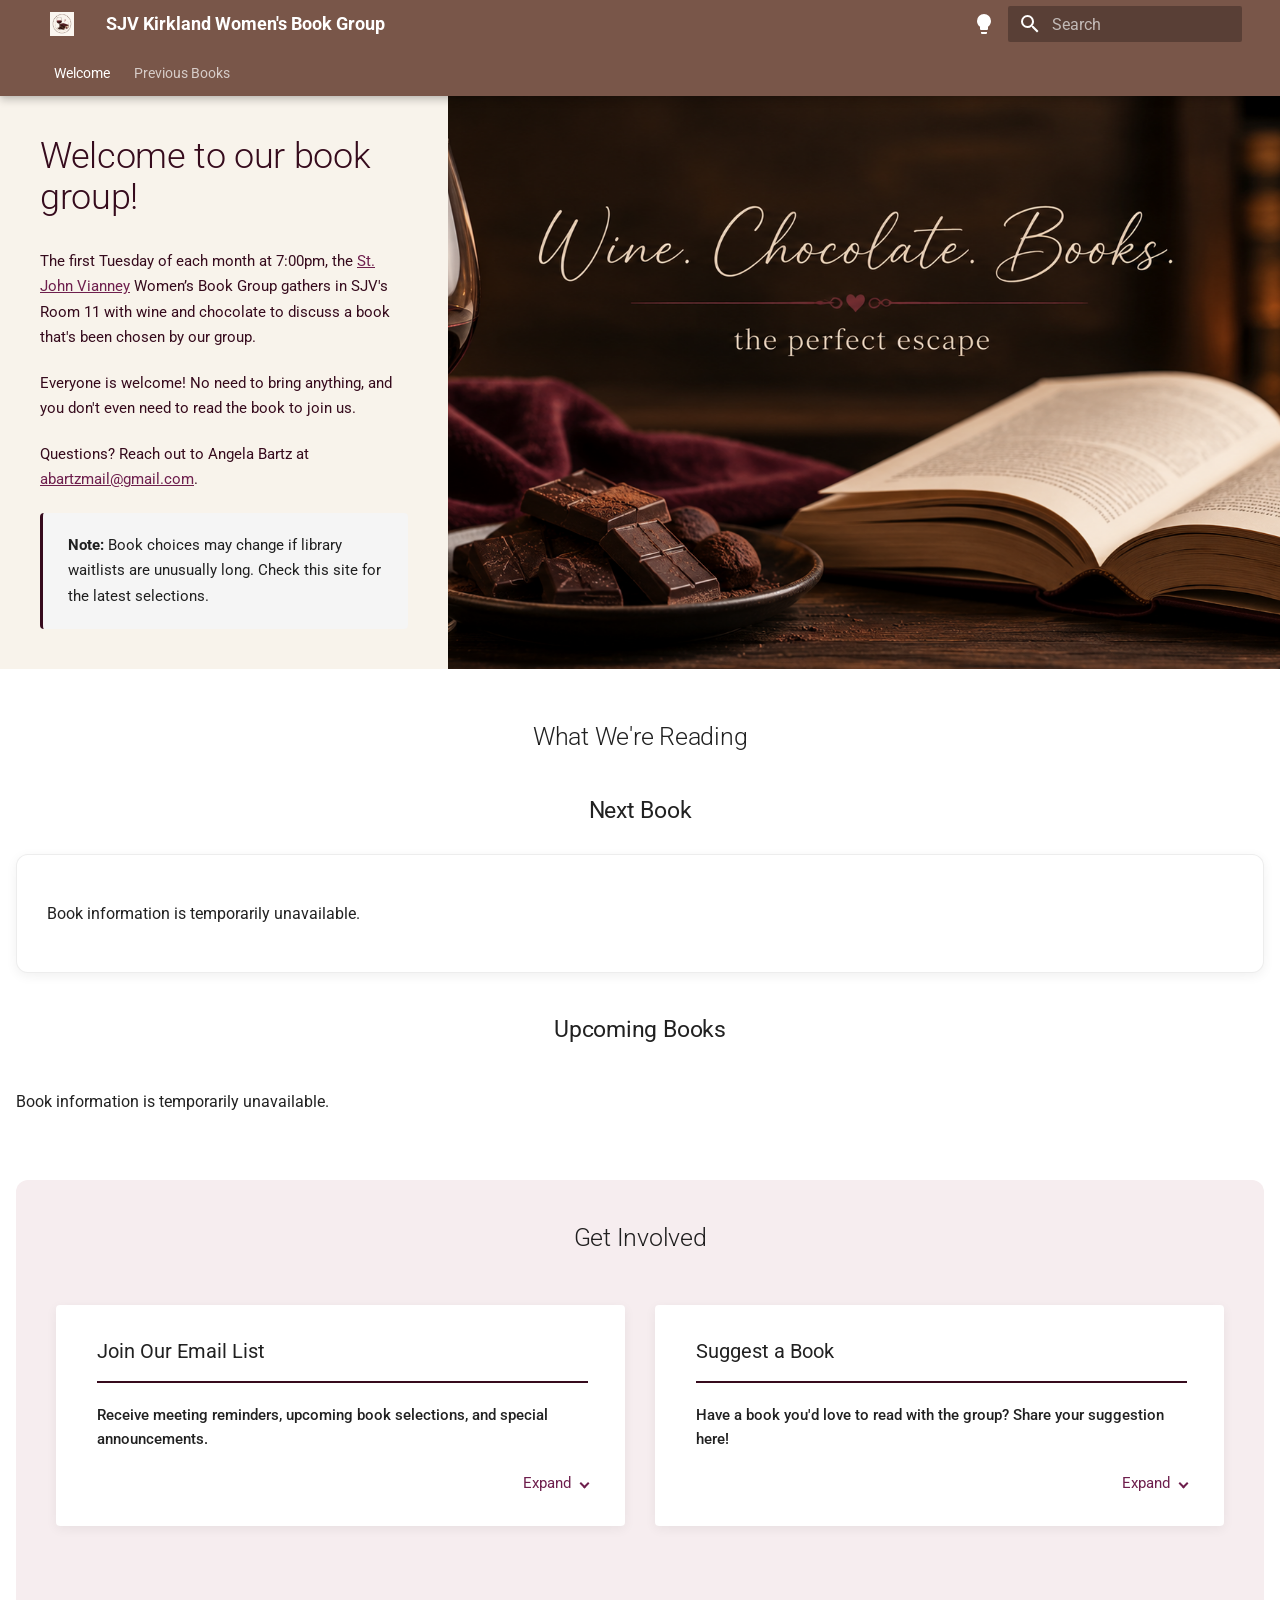
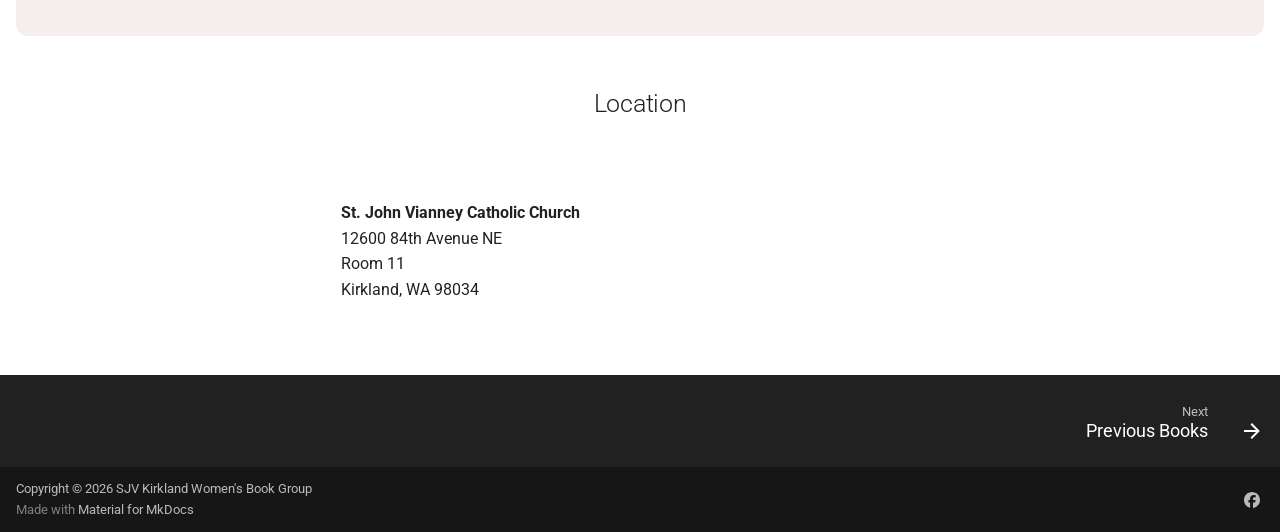
<file: index.html>
<!doctype html>
<html lang="en" class="no-js">
  <head>
    
      <meta charset="utf-8">
      <meta name="viewport" content="width=device-width,initial-scale=1">
      
      
        <meta name="author" content="Angela Bartz">
      
      
        <link rel="canonical" href="https://sjvkirkland.github.io/womens-book-group/">
      
      
      
        <link rel="next" href="previous-books/">
      
      
        
      
      
      <link rel="icon" href="images/favicon.png">
      <meta name="generator" content="mkdocs-1.6.1, mkdocs-material-9.7.6">
    
    
      
        <title>SJV Kirkland Women's Book Group</title>
      
    
    
      <link rel="stylesheet" href="assets/stylesheets/main.484c7ddc.min.css">
      
        
        <link rel="stylesheet" href="assets/stylesheets/palette.ab4e12ef.min.css">
      
      


    
    
      
    
    
      
        
        
        <link rel="preconnect" href="https://fonts.gstatic.com" crossorigin>
        <link rel="stylesheet" href="https://fonts.googleapis.com/css?family=Roboto:300,300i,400,400i,700,700i%7CRoboto+Mono:400,400i,700,700i&display=fallback">
        <style>:root{--md-text-font:"Roboto";--md-code-font:"Roboto Mono"}</style>
      
    
    
      <link rel="stylesheet" href="stylesheets/extra.css">
    
    <script>__md_scope=new URL(".",location),__md_hash=e=>[...e].reduce(((e,_)=>(e<<5)-e+_.charCodeAt(0)),0),__md_get=(e,_=localStorage,t=__md_scope)=>JSON.parse(_.getItem(t.pathname+"."+e)),__md_set=(e,_,t=localStorage,a=__md_scope)=>{try{t.setItem(a.pathname+"."+e,JSON.stringify(_))}catch(e){}}</script>
    
      

    
    
  </head>
  
  
    
    
      
    
    
    
    
    <body dir="ltr" data-md-color-scheme="default" data-md-color-primary="brown" data-md-color-accent="indigo">
  
    
    <input class="md-toggle" data-md-toggle="drawer" type="checkbox" id="__drawer" autocomplete="off">
    <input class="md-toggle" data-md-toggle="search" type="checkbox" id="__search" autocomplete="off">
    <label class="md-overlay" for="__drawer"></label>
    <div data-md-component="skip">
      
        
        <a href="#what-were-reading" class="md-skip">
          Skip to content
        </a>
      
    </div>
    <div data-md-component="announce">
      
    </div>
    
    
      

  

<header class="md-header md-header--shadow md-header--lifted" data-md-component="header">
  <nav class="md-header__inner md-grid" aria-label="Header">
    <a href="." title="SJV Kirkland Women&#39;s Book Group" class="md-header__button md-logo" aria-label="SJV Kirkland Women's Book Group" data-md-component="logo">
      
  <img src="images/logo.png" alt="logo">

    </a>
    <label class="md-header__button md-icon" for="__drawer">
      
      <svg xmlns="http://www.w3.org/2000/svg" viewBox="0 0 24 24"><path d="M3 6h18v2H3zm0 5h18v2H3zm0 5h18v2H3z"/></svg>
    </label>
    <div class="md-header__title" data-md-component="header-title">
      <div class="md-header__ellipsis">
        <div class="md-header__topic">
          <span class="md-ellipsis">
            SJV Kirkland Women's Book Group
          </span>
        </div>
        <div class="md-header__topic" data-md-component="header-topic">
          <span class="md-ellipsis">
            
              Welcome
            
          </span>
        </div>
      </div>
    </div>
    
      
        <form class="md-header__option" data-md-component="palette">
  
    
    
    
    <input class="md-option" data-md-color-media="" data-md-color-scheme="default" data-md-color-primary="brown" data-md-color-accent="indigo"  aria-label="Switch to dark mode"  type="radio" name="__palette" id="__palette_0">
    
      <label class="md-header__button md-icon" title="Switch to dark mode" for="__palette_1" hidden>
        <svg xmlns="http://www.w3.org/2000/svg" viewBox="0 0 24 24"><path d="M12 2a7 7 0 0 0-7 7c0 2.38 1.19 4.47 3 5.74V17a1 1 0 0 0 1 1h6a1 1 0 0 0 1-1v-2.26c1.81-1.27 3-3.36 3-5.74a7 7 0 0 0-7-7M9 21a1 1 0 0 0 1 1h4a1 1 0 0 0 1-1v-1H9z"/></svg>
      </label>
    
  
    
    
    
    <input class="md-option" data-md-color-media="" data-md-color-scheme="slate" data-md-color-primary="black" data-md-color-accent="indigo"  aria-label="Switch to light mode"  type="radio" name="__palette" id="__palette_1">
    
      <label class="md-header__button md-icon" title="Switch to light mode" for="__palette_0" hidden>
        <svg xmlns="http://www.w3.org/2000/svg" viewBox="0 0 24 24"><path d="M12 2a7 7 0 0 1 7 7c0 2.38-1.19 4.47-3 5.74V17a1 1 0 0 1-1 1H9a1 1 0 0 1-1-1v-2.26C6.19 13.47 5 11.38 5 9a7 7 0 0 1 7-7M9 21v-1h6v1a1 1 0 0 1-1 1h-4a1 1 0 0 1-1-1m3-17a5 5 0 0 0-5 5c0 2.05 1.23 3.81 3 4.58V16h4v-2.42c1.77-.77 3-2.53 3-4.58a5 5 0 0 0-5-5"/></svg>
      </label>
    
  
</form>
      
    
    
      <script>var palette=__md_get("__palette");if(palette&&palette.color){if("(prefers-color-scheme)"===palette.color.media){var media=matchMedia("(prefers-color-scheme: light)"),input=document.querySelector(media.matches?"[data-md-color-media='(prefers-color-scheme: light)']":"[data-md-color-media='(prefers-color-scheme: dark)']");palette.color.media=input.getAttribute("data-md-color-media"),palette.color.scheme=input.getAttribute("data-md-color-scheme"),palette.color.primary=input.getAttribute("data-md-color-primary"),palette.color.accent=input.getAttribute("data-md-color-accent")}for(var[key,value]of Object.entries(palette.color))document.body.setAttribute("data-md-color-"+key,value)}</script>
    
    
    
      
      
        <label class="md-header__button md-icon" for="__search">
          
          <svg xmlns="http://www.w3.org/2000/svg" viewBox="0 0 24 24"><path d="M9.5 3A6.5 6.5 0 0 1 16 9.5c0 1.61-.59 3.09-1.56 4.23l.27.27h.79l5 5-1.5 1.5-5-5v-.79l-.27-.27A6.52 6.52 0 0 1 9.5 16 6.5 6.5 0 0 1 3 9.5 6.5 6.5 0 0 1 9.5 3m0 2C7 5 5 7 5 9.5S7 14 9.5 14 14 12 14 9.5 12 5 9.5 5"/></svg>
        </label>
        <div class="md-search" data-md-component="search" role="dialog">
  <label class="md-search__overlay" for="__search"></label>
  <div class="md-search__inner" role="search">
    <form class="md-search__form" name="search">
      <input type="text" class="md-search__input" name="query" aria-label="Search" placeholder="Search" autocapitalize="off" autocorrect="off" autocomplete="off" spellcheck="false" data-md-component="search-query" required>
      <label class="md-search__icon md-icon" for="__search">
        
        <svg xmlns="http://www.w3.org/2000/svg" viewBox="0 0 24 24"><path d="M9.5 3A6.5 6.5 0 0 1 16 9.5c0 1.61-.59 3.09-1.56 4.23l.27.27h.79l5 5-1.5 1.5-5-5v-.79l-.27-.27A6.52 6.52 0 0 1 9.5 16 6.5 6.5 0 0 1 3 9.5 6.5 6.5 0 0 1 9.5 3m0 2C7 5 5 7 5 9.5S7 14 9.5 14 14 12 14 9.5 12 5 9.5 5"/></svg>
        
        <svg xmlns="http://www.w3.org/2000/svg" viewBox="0 0 24 24"><path d="M20 11v2H8l5.5 5.5-1.42 1.42L4.16 12l7.92-7.92L13.5 5.5 8 11z"/></svg>
      </label>
      <nav class="md-search__options" aria-label="Search">
        
        <button type="reset" class="md-search__icon md-icon" title="Clear" aria-label="Clear" tabindex="-1">
          
          <svg xmlns="http://www.w3.org/2000/svg" viewBox="0 0 24 24"><path d="M19 6.41 17.59 5 12 10.59 6.41 5 5 6.41 10.59 12 5 17.59 6.41 19 12 13.41 17.59 19 19 17.59 13.41 12z"/></svg>
        </button>
      </nav>
      
    </form>
    <div class="md-search__output">
      <div class="md-search__scrollwrap" tabindex="0" data-md-scrollfix>
        <div class="md-search-result" data-md-component="search-result">
          <div class="md-search-result__meta">
            Initializing search
          </div>
          <ol class="md-search-result__list" role="presentation"></ol>
        </div>
      </div>
    </div>
  </div>
</div>
      
    
    
  </nav>
  
    
      
<nav class="md-tabs" aria-label="Tabs" data-md-component="tabs">
  <div class="md-grid">
    <ul class="md-tabs__list">
      
        
  
  
  
    
  
  
    <li class="md-tabs__item md-tabs__item--active">
      <a href="." class="md-tabs__link">
        
  
  
    
  
  Welcome

      </a>
    </li>
  

      
        
  
  
  
  
    <li class="md-tabs__item">
      <a href="previous-books/" class="md-tabs__link">
        
  
  
    
  
  Previous Books

      </a>
    </li>
  

      
    </ul>
  </div>
</nav>
    
  
</header>
    
    <div class="md-container" data-md-component="container">
      
      
        
      
      <main class="md-main" data-md-component="main">
        <div class="md-main__inner md-grid">
          
            
              
                
              
              <div class="md-sidebar md-sidebar--primary" data-md-component="sidebar" data-md-type="navigation" hidden>
                <div class="md-sidebar__scrollwrap">
                  <div class="md-sidebar__inner">
                    


  


<nav class="md-nav md-nav--primary md-nav--lifted" aria-label="Navigation" data-md-level="0">
  <label class="md-nav__title" for="__drawer">
    <a href="." title="SJV Kirkland Women&#39;s Book Group" class="md-nav__button md-logo" aria-label="SJV Kirkland Women's Book Group" data-md-component="logo">
      
  <img src="images/logo.png" alt="logo">

    </a>
    SJV Kirkland Women's Book Group
  </label>
  
  <ul class="md-nav__list" data-md-scrollfix>
    
      
      
  
  
    
  
  
  
    <li class="md-nav__item md-nav__item--active">
      
      <input class="md-nav__toggle md-toggle" type="checkbox" id="__toc">
      
      
      
        <label class="md-nav__link md-nav__link--active" for="__toc">
          
  
  
  <span class="md-ellipsis">
    
  
    Welcome
  

    
  </span>
  
  

          <span class="md-nav__icon md-icon"></span>
        </label>
      
      <a href="." class="md-nav__link md-nav__link--active">
        
  
  
  <span class="md-ellipsis">
    
  
    Welcome
  

    
  </span>
  
  

      </a>
      
        

<nav class="md-nav md-nav--secondary" aria-label="Table of contents">
  
  
  
  
    <label class="md-nav__title" for="__toc">
      <span class="md-nav__icon md-icon"></span>
      Table of contents
    </label>
    <ul class="md-nav__list" data-md-component="toc" data-md-scrollfix>
      
        <li class="md-nav__item">
  <a href="#what-were-reading" class="md-nav__link">
    <span class="md-ellipsis">
      
        What We're Reading
      
    </span>
  </a>
  
</li>
      
        <li class="md-nav__item">
  <a href="#location" class="md-nav__link">
    <span class="md-ellipsis">
      
        Location
      
    </span>
  </a>
  
</li>
      
    </ul>
  
</nav>
      
    </li>
  

    
      
      
  
  
  
  
    <li class="md-nav__item">
      <a href="previous-books/" class="md-nav__link">
        
  
  
  <span class="md-ellipsis">
    
  
    Previous Books
  

    
  </span>
  
  

      </a>
    </li>
  

    
  </ul>
</nav>
                  </div>
                </div>
              </div>
            
            
              
                
              
              <div class="md-sidebar md-sidebar--secondary" data-md-component="sidebar" data-md-type="toc" hidden>
                <div class="md-sidebar__scrollwrap">
                  <div class="md-sidebar__inner">
                    

<nav class="md-nav md-nav--secondary" aria-label="Table of contents">
  
  
  
  
    <label class="md-nav__title" for="__toc">
      <span class="md-nav__icon md-icon"></span>
      Table of contents
    </label>
    <ul class="md-nav__list" data-md-component="toc" data-md-scrollfix>
      
        <li class="md-nav__item">
  <a href="#what-were-reading" class="md-nav__link">
    <span class="md-ellipsis">
      
        What We're Reading
      
    </span>
  </a>
  
</li>
      
        <li class="md-nav__item">
  <a href="#location" class="md-nav__link">
    <span class="md-ellipsis">
      
        Location
      
    </span>
  </a>
  
</li>
      
    </ul>
  
</nav>
                  </div>
                </div>
              </div>
            
          
          
            <div class="md-content" data-md-component="content">
              
              <article class="md-content__inner md-typeset">
                
                  
  




<h1 class="homepage-title-anchor">Welcome</h1>

<div class="welcome-hero">

  <div class="welcome-hero-content">

    <h1>Welcome to our book group!</h1>

    <p>
      The first Tuesday of each month at 7:00pm, the
      <a href="https://sjvkirkland.org/">St. John Vianney</a>
      Women’s Book Group gathers in SJV's Room 11 with wine
      and chocolate to discuss a book that's been chosen by our group.
    </p>

    <p>
      Everyone is welcome! No need to bring anything,
      and you don't even need to read the book to join us.
    </p>

    <p>
      Questions? Reach out to Angela Bartz at
      <a href="mailto:abartzmail@gmail.com">abartzmail@gmail.com</a>.
    </p>

    <p class="book-availability-note">
      <strong>Note:</strong>
      Book choices may change if library waitlists are unusually
      long. Check this site for the latest selections.
    </p>

  </div>



  <div class="welcome-hero-image">
    <img
      src="images/wine-chocolate-books.png"
      alt="Wine, chocolate, and books"
    >
  </div>

</div>

<h2 id="what-were-reading">What We're Reading</h2>
<div class="reading-section">

  <h3 class="reading-subheading">Next Book</h3>

  <section class="featured-book-card next-book-card">

    <div id="next-book-dynamic">
      <p>Loading next book...</p>
    </div>
  </section>

  <h3 class="reading-subheading">Upcoming Books</h3>

  <div id="upcoming-books-dynamic" class="upcoming-books-grid">
    <p>Loading upcoming books...</p>
  </div>

</div>

<div class="get-involved-section">

  <h2>Get Involved</h2>

  <div class="get-involved">

    <details class="involvement-card">
      <summary>
        <span class="involvement-title">Join Our Email List</span>
        <span class="involvement-description">
          Receive meeting reminders, upcoming book selections,
          and special announcements.
        </span>
        <span class="involvement-toggle" aria-hidden="true">
          <span class="involvement-toggle-text"></span>
        </span>
      </summary>

      <div class="involvement-content">

        <section id="subscribe">

          <form id="subscribeForm">

            <!-- Spam protection: hidden honeypot field -->
            <div class="form-honeypot" aria-hidden="true">
                <label for="subscribe-website">Website</label>
                <input
                    type="text"
                    id="subscribe-website"
                    name="website"
                    tabindex="-1"
                    autocomplete="off">
            </div>

            <input
                type="text"
                id="name"
                placeholder="Your name"
                required>

            <input
                type="email"
                id="email"
                placeholder="Email address"
                required>

            <button type="submit">
                Subscribe
            </button>

          </form>

          <p id="message" aria-live="polite"></p>

        </section>

      </div>
    </details>

    <details class="involvement-card">
      <summary>
        <span class="involvement-title">Suggest a Book</span>
        <span class="involvement-description">
          Have a book you'd love to read with the group?
          Share your suggestion here!
        </span>
        <span class="involvement-toggle" aria-hidden="true">
          <span class="involvement-toggle-text"></span>
        </span>
      </summary>

      <div class="involvement-content">

        <form id="book-suggestion-form" class="book-suggestion-form">

          <!-- Spam trap: leave this field empty -->
          <div
            class="form-honeypot"
            aria-hidden="true"
          >
            <label for="suggestion-website">
              Website
            </label>
            <input
              type="text"
              id="suggestion-website"
              name="website"
              tabindex="-1"
              autocomplete="off"
            >
          </div>

        <!--  <label for="suggestion-book">Book title *</label> -->
          <input
            type="text"
            id="suggestion-book"
            name="book"
            required
            maxlength="200"
            placeholder="Book title (required)"
          >

        <!--  <label for="suggestion-author">Author</label> -->
          <input
            type="text"
            id="suggestion-author"
            name="author"
            maxlength="200"
            placeholder="Author (optional)"
          >

        <!--  <label for="suggestion-name">Your name (optional)</label> -->
          <input
            type="text"
            id="suggestion-name"
            name="suggestedBy"
            maxlength="100"
            placeholder="Your name (optional)"
          >

        <!--  <label for="suggestion-reason">Why do you recommend it? (optional)</label> -->
          <textarea
            id="suggestion-reason"
            name="reason"
            rows="3"
            maxlength="1000"
            placeholder="What makes this a good book group pick? (optional)"
          ></textarea>

          <button type="submit">
            Submit Suggestion
          </button>

          <p id="book-suggestion-status" aria-live="polite"></p>

        </form>
      </div>
    </details>
  </div>
</div>

<h2 id="location">Location</h2>
<div class="church-location">
  <div class="church-address">
    <p>
      <strong>St. John Vianney Catholic Church</strong><br>
      12600 84th Avenue NE<br>
      Room 11 <br>
      Kirkland, WA 98034
    </p>
  </div>

  <div class="book-group-map">
    <iframe
      src="https://www.google.com/maps?q=St.+John+Vianney+Church,+12600+84th+Avenue+NE,+Kirkland,+WA+98034&output=embed"
      loading="lazy"
      referrerpolicy="no-referrer-when-downgrade"
      title="Map showing St. John Vianney Catholic Church in Kirkland">
    </iframe>
  </div>
</div>







  
  




  



                
              </article>
            </div>
          
          
<script>var target=document.getElementById(location.hash.slice(1));target&&target.name&&(target.checked=target.name.startsWith("__tabbed_"))</script>
        </div>
        
      </main>
      
        <footer class="md-footer">
  
    
      
        
      
      <nav class="md-footer__inner md-grid" aria-label="Footer" >
        
        
          
          <a href="previous-books/" class="md-footer__link md-footer__link--next" aria-label="Next: Previous Books">
            <div class="md-footer__title">
              <span class="md-footer__direction">
                Next
              </span>
              <div class="md-ellipsis">
                Previous Books
              </div>
            </div>
            <div class="md-footer__button md-icon">
              
              <svg xmlns="http://www.w3.org/2000/svg" viewBox="0 0 24 24"><path d="M4 11v2h12l-5.5 5.5 1.42 1.42L19.84 12l-7.92-7.92L10.5 5.5 16 11z"/></svg>
            </div>
          </a>
        
      </nav>
    
  
  <div class="md-footer-meta md-typeset">
    <div class="md-footer-meta__inner md-grid">
      <div class="md-copyright">
  
    <div class="md-copyright__highlight">
      Copyright &copy 2026 SJV Kirkland Women's Book Group
    </div>
  
  
    Made with
    <a href="https://squidfunk.github.io/mkdocs-material/" target="_blank" rel="noopener">
      Material for MkDocs
    </a>
  
</div>
      
        
<div class="md-social">
  
    
    
    
    
      
      
    
    <a href="https://www.facebook.com/sjvkirkland" target="_blank" rel="noopener" title="www.facebook.com" class="md-social__link">
      <svg xmlns="http://www.w3.org/2000/svg" viewBox="0 0 512 512"><!--! Font Awesome Free 7.1.0 by @fontawesome - https://fontawesome.com License - https://fontawesome.com/license/free (Icons: CC BY 4.0, Fonts: SIL OFL 1.1, Code: MIT License) Copyright 2025 Fonticons, Inc.--><path d="M512 256C512 114.6 397.4 0 256 0S0 114.6 0 256c0 120 82.7 220.8 194.2 248.5V334.2h-52.8V256h52.8v-33.7c0-87.1 39.4-127.5 125-127.5 16.2 0 44.2 3.2 55.7 6.4V172c-6-.6-16.5-1-29.6-1-42 0-58.2 15.9-58.2 57.2V256h83.6l-14.4 78.2H287v175.9C413.8 494.8 512 386.9 512 256"/></svg>
    </a>
  
</div>
      
    </div>
  </div>
</footer>
      
    </div>
    <div class="md-dialog" data-md-component="dialog">
      <div class="md-dialog__inner md-typeset"></div>
    </div>
    
    
    
      
      
      <script id="__config" type="application/json">{"annotate": null, "base": ".", "features": ["navigation.tabs", "navigation.tabs.sticky", "navigation.footer"], "search": "assets/javascripts/workers/search.2c215733.min.js", "tags": null, "translations": {"clipboard.copied": "Copied to clipboard", "clipboard.copy": "Copy to clipboard", "search.result.more.one": "1 more on this page", "search.result.more.other": "# more on this page", "search.result.none": "No matching documents", "search.result.one": "1 matching document", "search.result.other": "# matching documents", "search.result.placeholder": "Type to start searching", "search.result.term.missing": "Missing", "select.version": "Select version"}, "version": null}</script>
    
    
      <script src="assets/javascripts/bundle.79ae519e.min.js"></script>
      
        <script src="js/subscribe.js"></script>
      
        <script src="js/books.js"></script>
      
        <script src="js/suggestions.js"></script>
      
    
  </body>
</html>
</file>
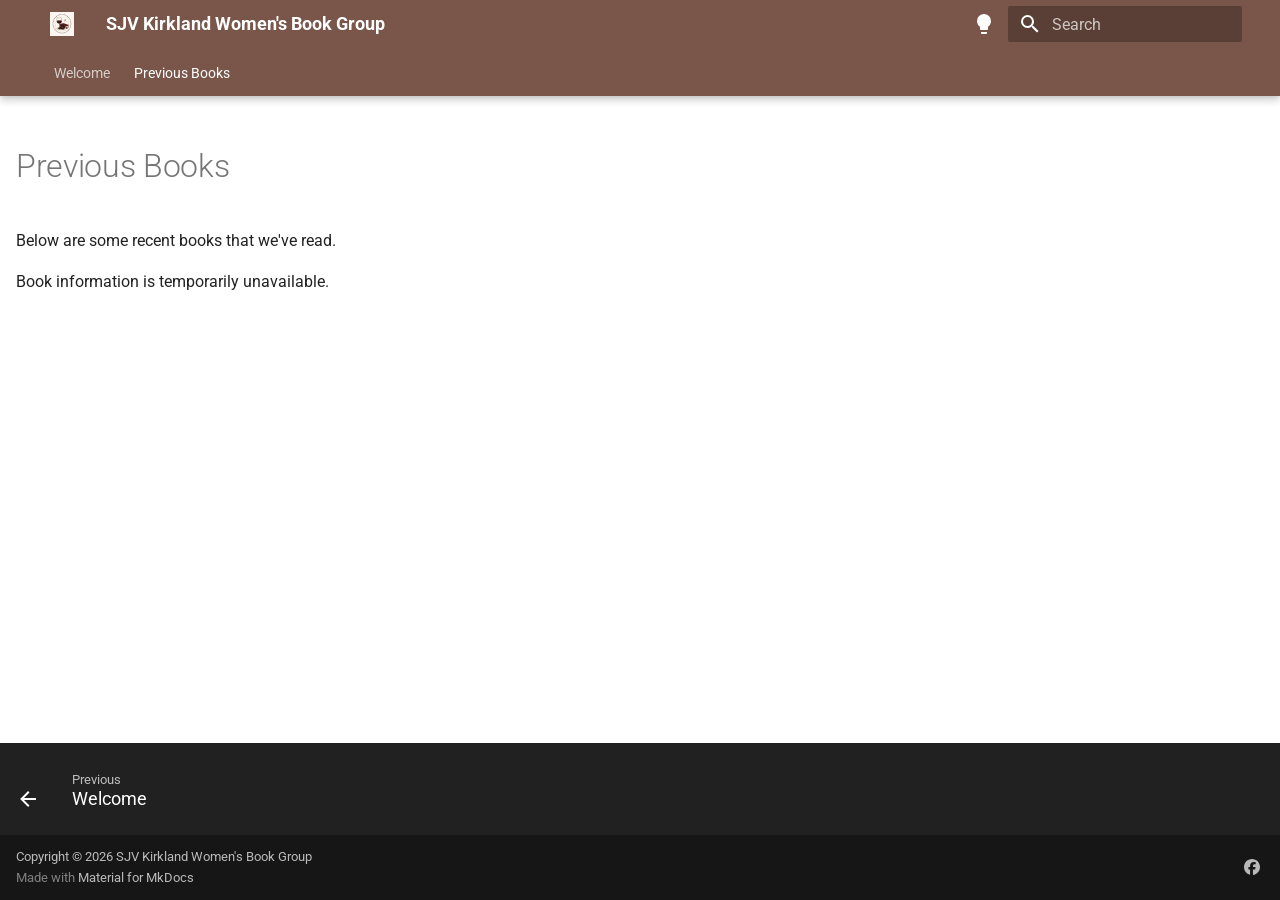
<file: previous-books/index.html>
<!doctype html>
<html lang="en" class="no-js">
  <head>
    
      <meta charset="utf-8">
      <meta name="viewport" content="width=device-width,initial-scale=1">
      
      
        <meta name="author" content="Angela Bartz">
      
      
        <link rel="canonical" href="https://sjvkirkland.github.io/womens-book-group/previous-books/">
      
      
        <link rel="prev" href="..">
      
      
      
        
      
      
      <link rel="icon" href="../images/favicon.png">
      <meta name="generator" content="mkdocs-1.6.1, mkdocs-material-9.7.6">
    
    
      
        <title>Previous Books - SJV Kirkland Women's Book Group</title>
      
    
    
      <link rel="stylesheet" href="../assets/stylesheets/main.484c7ddc.min.css">
      
        
        <link rel="stylesheet" href="../assets/stylesheets/palette.ab4e12ef.min.css">
      
      


    
    
      
    
    
      
        
        
        <link rel="preconnect" href="https://fonts.gstatic.com" crossorigin>
        <link rel="stylesheet" href="https://fonts.googleapis.com/css?family=Roboto:300,300i,400,400i,700,700i%7CRoboto+Mono:400,400i,700,700i&display=fallback">
        <style>:root{--md-text-font:"Roboto";--md-code-font:"Roboto Mono"}</style>
      
    
    
      <link rel="stylesheet" href="../stylesheets/extra.css">
    
    <script>__md_scope=new URL("..",location),__md_hash=e=>[...e].reduce(((e,_)=>(e<<5)-e+_.charCodeAt(0)),0),__md_get=(e,_=localStorage,t=__md_scope)=>JSON.parse(_.getItem(t.pathname+"."+e)),__md_set=(e,_,t=localStorage,a=__md_scope)=>{try{t.setItem(a.pathname+"."+e,JSON.stringify(_))}catch(e){}}</script>
    
      

    
    
  </head>
  
  
    
    
      
    
    
    
    
    <body dir="ltr" data-md-color-scheme="default" data-md-color-primary="brown" data-md-color-accent="indigo">
  
    
    <input class="md-toggle" data-md-toggle="drawer" type="checkbox" id="__drawer" autocomplete="off">
    <input class="md-toggle" data-md-toggle="search" type="checkbox" id="__search" autocomplete="off">
    <label class="md-overlay" for="__drawer"></label>
    <div data-md-component="skip">
      
        
        <a href="#previous-books" class="md-skip">
          Skip to content
        </a>
      
    </div>
    <div data-md-component="announce">
      
    </div>
    
    
      

  

<header class="md-header md-header--shadow md-header--lifted" data-md-component="header">
  <nav class="md-header__inner md-grid" aria-label="Header">
    <a href=".." title="SJV Kirkland Women&#39;s Book Group" class="md-header__button md-logo" aria-label="SJV Kirkland Women's Book Group" data-md-component="logo">
      
  <img src="../images/logo.png" alt="logo">

    </a>
    <label class="md-header__button md-icon" for="__drawer">
      
      <svg xmlns="http://www.w3.org/2000/svg" viewBox="0 0 24 24"><path d="M3 6h18v2H3zm0 5h18v2H3zm0 5h18v2H3z"/></svg>
    </label>
    <div class="md-header__title" data-md-component="header-title">
      <div class="md-header__ellipsis">
        <div class="md-header__topic">
          <span class="md-ellipsis">
            SJV Kirkland Women's Book Group
          </span>
        </div>
        <div class="md-header__topic" data-md-component="header-topic">
          <span class="md-ellipsis">
            
              Previous Books
            
          </span>
        </div>
      </div>
    </div>
    
      
        <form class="md-header__option" data-md-component="palette">
  
    
    
    
    <input class="md-option" data-md-color-media="" data-md-color-scheme="default" data-md-color-primary="brown" data-md-color-accent="indigo"  aria-label="Switch to dark mode"  type="radio" name="__palette" id="__palette_0">
    
      <label class="md-header__button md-icon" title="Switch to dark mode" for="__palette_1" hidden>
        <svg xmlns="http://www.w3.org/2000/svg" viewBox="0 0 24 24"><path d="M12 2a7 7 0 0 0-7 7c0 2.38 1.19 4.47 3 5.74V17a1 1 0 0 0 1 1h6a1 1 0 0 0 1-1v-2.26c1.81-1.27 3-3.36 3-5.74a7 7 0 0 0-7-7M9 21a1 1 0 0 0 1 1h4a1 1 0 0 0 1-1v-1H9z"/></svg>
      </label>
    
  
    
    
    
    <input class="md-option" data-md-color-media="" data-md-color-scheme="slate" data-md-color-primary="black" data-md-color-accent="indigo"  aria-label="Switch to light mode"  type="radio" name="__palette" id="__palette_1">
    
      <label class="md-header__button md-icon" title="Switch to light mode" for="__palette_0" hidden>
        <svg xmlns="http://www.w3.org/2000/svg" viewBox="0 0 24 24"><path d="M12 2a7 7 0 0 1 7 7c0 2.38-1.19 4.47-3 5.74V17a1 1 0 0 1-1 1H9a1 1 0 0 1-1-1v-2.26C6.19 13.47 5 11.38 5 9a7 7 0 0 1 7-7M9 21v-1h6v1a1 1 0 0 1-1 1h-4a1 1 0 0 1-1-1m3-17a5 5 0 0 0-5 5c0 2.05 1.23 3.81 3 4.58V16h4v-2.42c1.77-.77 3-2.53 3-4.58a5 5 0 0 0-5-5"/></svg>
      </label>
    
  
</form>
      
    
    
      <script>var palette=__md_get("__palette");if(palette&&palette.color){if("(prefers-color-scheme)"===palette.color.media){var media=matchMedia("(prefers-color-scheme: light)"),input=document.querySelector(media.matches?"[data-md-color-media='(prefers-color-scheme: light)']":"[data-md-color-media='(prefers-color-scheme: dark)']");palette.color.media=input.getAttribute("data-md-color-media"),palette.color.scheme=input.getAttribute("data-md-color-scheme"),palette.color.primary=input.getAttribute("data-md-color-primary"),palette.color.accent=input.getAttribute("data-md-color-accent")}for(var[key,value]of Object.entries(palette.color))document.body.setAttribute("data-md-color-"+key,value)}</script>
    
    
    
      
      
        <label class="md-header__button md-icon" for="__search">
          
          <svg xmlns="http://www.w3.org/2000/svg" viewBox="0 0 24 24"><path d="M9.5 3A6.5 6.5 0 0 1 16 9.5c0 1.61-.59 3.09-1.56 4.23l.27.27h.79l5 5-1.5 1.5-5-5v-.79l-.27-.27A6.52 6.52 0 0 1 9.5 16 6.5 6.5 0 0 1 3 9.5 6.5 6.5 0 0 1 9.5 3m0 2C7 5 5 7 5 9.5S7 14 9.5 14 14 12 14 9.5 12 5 9.5 5"/></svg>
        </label>
        <div class="md-search" data-md-component="search" role="dialog">
  <label class="md-search__overlay" for="__search"></label>
  <div class="md-search__inner" role="search">
    <form class="md-search__form" name="search">
      <input type="text" class="md-search__input" name="query" aria-label="Search" placeholder="Search" autocapitalize="off" autocorrect="off" autocomplete="off" spellcheck="false" data-md-component="search-query" required>
      <label class="md-search__icon md-icon" for="__search">
        
        <svg xmlns="http://www.w3.org/2000/svg" viewBox="0 0 24 24"><path d="M9.5 3A6.5 6.5 0 0 1 16 9.5c0 1.61-.59 3.09-1.56 4.23l.27.27h.79l5 5-1.5 1.5-5-5v-.79l-.27-.27A6.52 6.52 0 0 1 9.5 16 6.5 6.5 0 0 1 3 9.5 6.5 6.5 0 0 1 9.5 3m0 2C7 5 5 7 5 9.5S7 14 9.5 14 14 12 14 9.5 12 5 9.5 5"/></svg>
        
        <svg xmlns="http://www.w3.org/2000/svg" viewBox="0 0 24 24"><path d="M20 11v2H8l5.5 5.5-1.42 1.42L4.16 12l7.92-7.92L13.5 5.5 8 11z"/></svg>
      </label>
      <nav class="md-search__options" aria-label="Search">
        
        <button type="reset" class="md-search__icon md-icon" title="Clear" aria-label="Clear" tabindex="-1">
          
          <svg xmlns="http://www.w3.org/2000/svg" viewBox="0 0 24 24"><path d="M19 6.41 17.59 5 12 10.59 6.41 5 5 6.41 10.59 12 5 17.59 6.41 19 12 13.41 17.59 19 19 17.59 13.41 12z"/></svg>
        </button>
      </nav>
      
    </form>
    <div class="md-search__output">
      <div class="md-search__scrollwrap" tabindex="0" data-md-scrollfix>
        <div class="md-search-result" data-md-component="search-result">
          <div class="md-search-result__meta">
            Initializing search
          </div>
          <ol class="md-search-result__list" role="presentation"></ol>
        </div>
      </div>
    </div>
  </div>
</div>
      
    
    
  </nav>
  
    
      
<nav class="md-tabs" aria-label="Tabs" data-md-component="tabs">
  <div class="md-grid">
    <ul class="md-tabs__list">
      
        
  
  
  
  
    <li class="md-tabs__item">
      <a href=".." class="md-tabs__link">
        
  
  
    
  
  Welcome

      </a>
    </li>
  

      
        
  
  
  
    
  
  
    <li class="md-tabs__item md-tabs__item--active">
      <a href="./" class="md-tabs__link">
        
  
  
    
  
  Previous Books

      </a>
    </li>
  

      
    </ul>
  </div>
</nav>
    
  
</header>
    
    <div class="md-container" data-md-component="container">
      
      
        
      
      <main class="md-main" data-md-component="main">
        <div class="md-main__inner md-grid">
          
            
              
                
              
              <div class="md-sidebar md-sidebar--primary" data-md-component="sidebar" data-md-type="navigation" hidden>
                <div class="md-sidebar__scrollwrap">
                  <div class="md-sidebar__inner">
                    


  


<nav class="md-nav md-nav--primary md-nav--lifted" aria-label="Navigation" data-md-level="0">
  <label class="md-nav__title" for="__drawer">
    <a href=".." title="SJV Kirkland Women&#39;s Book Group" class="md-nav__button md-logo" aria-label="SJV Kirkland Women's Book Group" data-md-component="logo">
      
  <img src="../images/logo.png" alt="logo">

    </a>
    SJV Kirkland Women's Book Group
  </label>
  
  <ul class="md-nav__list" data-md-scrollfix>
    
      
      
  
  
  
  
    <li class="md-nav__item">
      <a href=".." class="md-nav__link">
        
  
  
  <span class="md-ellipsis">
    
  
    Welcome
  

    
  </span>
  
  

      </a>
    </li>
  

    
      
      
  
  
    
  
  
  
    <li class="md-nav__item md-nav__item--active">
      
      <input class="md-nav__toggle md-toggle" type="checkbox" id="__toc">
      
      
        
      
      
      <a href="./" class="md-nav__link md-nav__link--active">
        
  
  
  <span class="md-ellipsis">
    
  
    Previous Books
  

    
  </span>
  
  

      </a>
      
    </li>
  

    
  </ul>
</nav>
                  </div>
                </div>
              </div>
            
            
              
                
              
              <div class="md-sidebar md-sidebar--secondary" data-md-component="sidebar" data-md-type="toc" >
                <div class="md-sidebar__scrollwrap">
                  <div class="md-sidebar__inner">
                    

<nav class="md-nav md-nav--secondary" aria-label="Table of contents">
  
  
  
    
  
  
</nav>
                  </div>
                </div>
              </div>
            
          
          
            <div class="md-content" data-md-component="content">
              
              <article class="md-content__inner md-typeset">
                
                  
  




<h1 id="previous-books">Previous Books</h1>
<p>Below are some recent books that we've read.</p>
<div id="previous-books-dynamic">
  <p>Loading previous books...</p>
</div>







  
  




  



                
              </article>
            </div>
          
          
<script>var target=document.getElementById(location.hash.slice(1));target&&target.name&&(target.checked=target.name.startsWith("__tabbed_"))</script>
        </div>
        
      </main>
      
        <footer class="md-footer">
  
    
      
        
      
      <nav class="md-footer__inner md-grid" aria-label="Footer" >
        
          
          <a href=".." class="md-footer__link md-footer__link--prev" aria-label="Previous: Welcome">
            <div class="md-footer__button md-icon">
              
              <svg xmlns="http://www.w3.org/2000/svg" viewBox="0 0 24 24"><path d="M20 11v2H8l5.5 5.5-1.42 1.42L4.16 12l7.92-7.92L13.5 5.5 8 11z"/></svg>
            </div>
            <div class="md-footer__title">
              <span class="md-footer__direction">
                Previous
              </span>
              <div class="md-ellipsis">
                Welcome
              </div>
            </div>
          </a>
        
        
      </nav>
    
  
  <div class="md-footer-meta md-typeset">
    <div class="md-footer-meta__inner md-grid">
      <div class="md-copyright">
  
    <div class="md-copyright__highlight">
      Copyright &copy 2026 SJV Kirkland Women's Book Group
    </div>
  
  
    Made with
    <a href="https://squidfunk.github.io/mkdocs-material/" target="_blank" rel="noopener">
      Material for MkDocs
    </a>
  
</div>
      
        
<div class="md-social">
  
    
    
    
    
      
      
    
    <a href="https://www.facebook.com/sjvkirkland" target="_blank" rel="noopener" title="www.facebook.com" class="md-social__link">
      <svg xmlns="http://www.w3.org/2000/svg" viewBox="0 0 512 512"><!--! Font Awesome Free 7.1.0 by @fontawesome - https://fontawesome.com License - https://fontawesome.com/license/free (Icons: CC BY 4.0, Fonts: SIL OFL 1.1, Code: MIT License) Copyright 2025 Fonticons, Inc.--><path d="M512 256C512 114.6 397.4 0 256 0S0 114.6 0 256c0 120 82.7 220.8 194.2 248.5V334.2h-52.8V256h52.8v-33.7c0-87.1 39.4-127.5 125-127.5 16.2 0 44.2 3.2 55.7 6.4V172c-6-.6-16.5-1-29.6-1-42 0-58.2 15.9-58.2 57.2V256h83.6l-14.4 78.2H287v175.9C413.8 494.8 512 386.9 512 256"/></svg>
    </a>
  
</div>
      
    </div>
  </div>
</footer>
      
    </div>
    <div class="md-dialog" data-md-component="dialog">
      <div class="md-dialog__inner md-typeset"></div>
    </div>
    
    
    
      
      
      <script id="__config" type="application/json">{"annotate": null, "base": "..", "features": ["navigation.tabs", "navigation.tabs.sticky", "navigation.footer"], "search": "../assets/javascripts/workers/search.2c215733.min.js", "tags": null, "translations": {"clipboard.copied": "Copied to clipboard", "clipboard.copy": "Copy to clipboard", "search.result.more.one": "1 more on this page", "search.result.more.other": "# more on this page", "search.result.none": "No matching documents", "search.result.one": "1 matching document", "search.result.other": "# matching documents", "search.result.placeholder": "Type to start searching", "search.result.term.missing": "Missing", "select.version": "Select version"}, "version": null}</script>
    
    
      <script src="../assets/javascripts/bundle.79ae519e.min.js"></script>
      
        <script src="../js/subscribe.js"></script>
      
        <script src="../js/books.js"></script>
      
        <script src="../js/suggestions.js"></script>
      
    
  </body>
</html>
</file>
<file: stylesheets/extra.css>
/* Women’s Book Group — organized by page section.
   Styles used by dynamic book content and other pages are retained. */

/* ==========================================
   00. SHARED ADMONITION DEFAULTS
   ========================================== */

/* Wine accent used by note admonitions. */
:root {
  /* This variable controls the default thick left line color */
  --md-admonition-fg-color--note: #360b1d !important;
}

/* Reset generic admonition borders. */
.md-typeset .admonition,
.md-typeset details {
  /* Erases any generic fallback theme borders entirely */
  border-color: transparent !important;
}

/* Note admonitions use the wine accent. */
.md-typeset .admonition.note,
.md-typeset details.note {
  border: 1px solid #360b1d !important; 
  border-left-width: 0.2rem !important; /* Retains the heavy accent line */
  
  /* Wipes out the fallback blue shadow glow stack */
  box-shadow: 0 0.2rem 0.5rem rgba(0, 0, 0, 0.05), 0 0 0 1px #360b1d !important;
}

/* Note header colors. */
.md-typeset .note > .admonition-title,
.md-typeset details.note > summary {
  background-color: #360b1d !important;
  color: #ffffff !important;           /* Title text white */
}

/* Note icons. */
.md-typeset .note > .admonition-title::before,
.md-typeset details.note > summary::before {
  background-color: #ffffff !important; /* Note icon white */
}

.md-typeset .admonition.custom, 
.md-typeset details.some-custom-class { 
  border-left-color: #8a2be2; 
}

/* Updated header background color and text color for readability */
.md-typeset .custom > .admonition-title, 
.md-typeset details.some-custom-class > summary { 
  background-color: #f7f7d0 !important; /* New light cream background */
  color: #360b1d !important;            /* Dark wine text for clear contrast */
  border-bottom: 0.1rem solid rgba(138, 43, 226, 0.2); 
}

.md-typeset .custom > .admonition-title::before, 
.md-typeset details.some-custom-class > summary::before { 
  background-color: #360b1d; 
}

/* ==========================================
   01. GLOBAL LAYOUT, HEADER & NAVIGATION
   ========================================== */

.md-grid {
  max-width: 1300px;
}

/* Allow the main content to use the available space */
.md-main__inner {
  max-width: 1300px;
}

/* Expand the article when sidebars are hidden */
.md-content {
  max-width: none;
  min-width: 0;
}

/* Maintain comfortable spacing on smaller screens */
@media (max-width: 768px) {
  .md-content__inner {
    padding-left: 0.5rem;
    padding-right: 0.5rem;
  }
}

/* Header: logo, title, search */
.md-header .md-grid,
.md-tabs .md-grid {
  max-width: none;
  width: 100%;
  box-sizing: border-box;
  padding-left: clamp(1.5rem, 3vw, 3.5rem);
  padding-right: clamp(1.5rem, 3vw, 3.5rem);
}

.md-typeset h2 {
  text-align: center;
  margin-top: 2.5rem;
  margin-bottom: 1.5rem;
}

/* ==========================================
   02. WELCOME HERO
   ========================================== */

.welcome-hero {
  display: grid;
  grid-template-columns: 35% 65%;
  width: 100vw;
  position: relative;
  left: 50%;
  transform: translateX(-50%);
  margin: 0;
  background: #f8f3eb;
  overflow: hidden;
}

/* Left text panel */

.welcome-hero-content {
  display: flex;
  flex-direction: column;
  justify-content: center;
  padding: clamp(2rem, 3vw, 3.5rem);
  color: #360b1d;
}

.welcome-hero-content h1 {
  margin: 0 0 1.5rem;
  color: #360b1d;
  font-size: clamp(1.8rem, 3vw, 1.5rem);
  line-height: 1.15;
}

.welcome-hero-content p {
  margin: 0 0 1rem;
  font-size: 0.75rem;
  line-height: 1.7;
}

.welcome-hero-content p:last-child {
  margin-bottom: 0;
}

.welcome-hero-content a {
  color: #6e1f4d;
  text-decoration: underline;
}

/* Right image panel */

.welcome-hero-image {
  min-width: 0;
  min-height: 420px;
}

.welcome-hero-image img {
  display: block;
  width: 100%;
  height: 100%;
  object-fit: cover;
  object-position: center;
}

/* Stack panels on smaller screens */

@media (max-width: 1032px) {
  .welcome-hero {
    grid-template-columns: 1fr;
  }

  .welcome-hero-content {
    padding: 2rem 1.5rem;
  }

  /* Hide the banner image on mobile */
  .welcome-hero-image {
    display: none;
  }
}

/* Remove MkDocs Material's default space above the homepage hero. */
.md-main__inner:has(.welcome-hero),
.md-content__inner:has(.welcome-hero) {
  margin-top: 0;
}

.md-content__inner:has(.welcome-hero) {
  padding-top: 0;
}

.md-content__inner:has(> .welcome-hero)::before {
  display: none;
}


/* ==========================================
   WELCOME HERO — DARK MODE
   ========================================== */

[data-md-color-scheme="slate"] .welcome-hero {
  background: #292329;
}

[data-md-color-scheme="slate"] .welcome-hero-content,
[data-md-color-scheme="slate"] .welcome-hero-content h1 {
  color: #f8f3eb;
}

[data-md-color-scheme="slate"] .welcome-hero-content a {
  color: #e5a6bf;
}

[data-md-color-scheme="slate"] .welcome-hero-content a:hover {
  color: #ffffff;
}


/* ==========================================
   03. WHAT WE'RE READING
   ========================================== */

.reading-section {
  margin: 1.5rem 0 2.5rem;
}

/* Center the book availability notice. */
.md-typeset .book-availability-note {
  display: block;
  width: 100%;
  max-width: 800px;
  margin-left: auto;
  margin-right: auto;
  text-align: left;
}

/* Book availability note */

.book-availability-note {
  padding: 1rem 1.25rem;
  margin: 1rem 0 2.5rem;
  border-left: 3px solid #360b1d;
  border-radius: 4px;
  background: var(--md-code-bg-color);
  color: var(--md-default-fg-color);
  font-size: 0.75rem;
  line-height: 1.6;
}


/* Full-width featured book */

.next-book-card {
  margin-bottom: 2rem;
}

/* Consistent headings for Next Book and Upcoming Books */
.md-typeset .reading-subheading {
  text-align: center;
  font-size: 1.15rem;
  font-weight: 400;
  margin: 2rem 0 1.25rem;
  color: var(--md-default-fg-color);
}

/* Grid of upcoming books */

.upcoming-books-grid {
  display: grid;
  grid-template-columns: repeat(2, minmax(0, 1fr));
  gap: 1.5rem;
  align-items: stretch;
}

/* Individual upcoming book cards */

.upcoming-books-grid .book-entry {
  min-width: 0;
  margin: 0;
  padding: 1.5rem;
  border: 1px solid var(--md-default-fg-color--lightest);
  border-radius: 12px;
  background: var(--md-default-bg-color);
  box-shadow: 0 3px 12px rgba(0, 0, 0, 0.06);
}

/* Keep book descriptions within their cards */

.upcoming-books-grid .book-entry-content {
  min-width: 0;
}

.upcoming-books-grid .book-entry-details {
  min-width: 0;
  overflow-wrap: anywhere;
}

/* Make a single upcoming book span the full grid width */
.upcoming-books-grid > .book-entry:only-child {
  grid-column: 1 / -1;
}

/* Stack upcoming book cards on mobile */
@media (max-width: 800px) {
  .upcoming-books-grid {
    grid-template-columns: minmax(0, 1fr);
  }

  .upcoming-books-grid .book-entry {
    min-width: 0;
    padding: 1rem;
  }
}

.featured-books {
  display: grid;
  grid-template-columns: repeat(2, minmax(0, 1fr));
  gap: 1.5rem;
  margin: 1.5rem 0 2.5rem;
  align-items: start;
}

.featured-book-card {
  min-width: 0;
  padding: 1.5rem;
  border: 1px solid var(--md-default-fg-color--lightest);
  border-radius: 12px;
  background: var(--md-default-bg-color);
  box-shadow: 0 3px 12px rgba(0, 0, 0, 0.06);
}

.featured-book-card h3 {
  margin-top: 0;
  margin-bottom: 1.25rem;
  padding-bottom: 0.75rem;
  border-bottom: 2px solid #360b1d;
  color: var(--md-default-fg-color);
}

/* Stack cards vertically on smaller screens */
@media (max-width: 800px) {
  .featured-books {
    grid-template-columns: 1fr;
  }

  .featured-book-card {
    padding: 1rem;
  }
}

.book-entry {
  margin-bottom: 1.5rem;
}

.book-entry-title {
  margin-top: 0;
  margin-bottom: 0.75rem;
}

.book-entry-content {
  display: flex;
  gap: 1.25rem;
  align-items: flex-start;
}

.book-entry-details {
  flex: 1;
}

.book-entry-details > p:first-child {
  margin-top: 0;
}

.book-cover {
  width: 110px;
  height: 165px;
  object-fit: contain;
  flex-shrink: 0;
  padding-top: 6px;
}

/* ==========================================
   04. GET INVOLVED — CARDS
   ========================================== */

.get-involved {
  display: grid;
  grid-template-columns: repeat(2, minmax(0, 1fr));
  gap: 1.5rem;
  margin: 1.5rem 0 2.5rem;
  align-items: start;
}

.involvement-card {
  min-width: 0;
  border: 1px solid var(--md-default-fg-color--lightest);
  border-radius: 12px;
  background: var(--md-default-bg-color);
  box-shadow: 0 3px 12px rgba(0, 0, 0, 0.06);
  overflow: hidden;
}

.involvement-card > summary {
  display: flex;
  flex-direction: column;
  gap: 0.5rem;
  padding: 1.5rem;
  cursor: pointer;
  list-style: none;
}

.involvement-card > summary::-webkit-details-marker {
  display: none;
}

/* Override Material for MkDocs' animated details indicator */
.md-typeset details.involvement-card > summary::before,
.md-typeset details.involvement-card > summary::after {
  content: none;
  display: none;
}

/* Custom expand/collapse control */
.involvement-toggle {
  display: inline-flex;
  flex-direction: row;
  align-items: center;
  justify-content: flex-end;
  gap: 0.5rem;
  align-self: flex-end;
  margin-top: 0.5rem;
  color: #6e1f4d;
  font-size: 0.75rem;
  font-weight: 400;
  white-space: nowrap;
}

.involvement-toggle::after {
  content: "";
  display: block;
  width: 7px;
  height: 7px;
  border-right: 2px solid currentColor;
  border-bottom: 2px solid currentColor;
  transform: rotate(45deg);
  transition: transform 0.2s ease;
  flex-shrink: 0;
}

.involvement-card[open] .involvement-toggle::after {
  transform: rotate(225deg);
}

.involvement-card[open] .involvement-toggle-text::before {
  content: "Collapse";
}

.involvement-card:not([open]) .involvement-toggle-text::before {
  content: "Expand";
}

.involvement-description {
  font-size: 0.75rem;
  font-weight: 500;
}

.involvement-content {
  padding: 0 1.5rem 1.5rem;
}

@media (max-width: 800px) {
  .get-involved {
    grid-template-columns: 1fr;
  }

  .involvement-card > summary {
    padding: 1rem;
  }

  .involvement-content {
    padding: 0 1rem 1rem;
  }
}

/* Subtle background for the Get Involved section */
.get-involved-section {
  background: #f6edef;
  padding: 2rem;
  border-radius: 12px;
}

.get-involved-section h2 {
  margin-top: 0;
}

/* Dark mode */
[data-md-color-scheme="slate"] .get-involved-section {
  background: #292329;
}

/* Mobile spacing */
@media (max-width: 800px) {
  .get-involved-section {
    padding: 1rem;
  }
}


/* ==========================================
   GET INVOLVED — DARK MODE
   ========================================== */

/* Lighten Expand/Collapse text and chevrons */
[data-md-color-scheme="slate"] .involvement-toggle {
  color: #e5a6bf;
}

[data-md-color-scheme="slate"] .involvement-card > summary:hover .involvement-toggle {
  color: #ffffff;
}

/* ==========================================
   04A. GET INVOLVED — SUBSCRIBE FORM
   ========================================== */

.involvement-card #subscribe {
  width: 100%;
  max-width: none;
  margin: 0;
  padding: 0;
  background: transparent;
  box-shadow: none;
}

.involvement-card #subscribeForm {
  width: 100%;
  max-width: none;
  margin: 0;
  box-sizing: border-box;
}

/* Match the Suggest a Book input styling */
.involvement-card #subscribeForm input:not([name="website"]) {
  display: block;
  width: 100%;
  box-sizing: border-box;
  padding: 0.65rem 0.75rem;
  margin-top: 1rem;
  margin-bottom: 0.35rem;
  border: 1px solid var(--md-default-fg-color--lighter);
  border-radius: 6px;
  background: var(--md-default-bg-color);
  color: var(--md-default-fg-color);
  font-family: inherit;
  font-size: 0.65rem;
}

.involvement-card #subscribeForm input:focus {
  outline: 2px solid var(--md-accent-fg-color);
  outline-offset: 2px;
}

/* Match the Suggest a Book button styling */
.involvement-card #subscribeForm button {
  margin-top: 1rem;
  padding: 0.65rem 1.25rem;
  border: 0;
  border-radius: 6px;
  background: #360b1d;
  color: #ffffff;
  font: inherit;
  cursor: pointer;
}

.involvement-card #subscribeForm button:hover {
  background: #6e1f4d;
}

/* ==========================================
   04B. GET INVOLVED — SUGGEST A BOOK & SHARED STYLES
   ========================================== */

.book-suggestion-form {
  width: 100%;
  max-width: 600px;
  box-sizing: border-box;
}

.book-suggestion-form label {
  display: block;
  margin-top: 1rem;
  margin-bottom: 0.35rem;
  font-weight: 600;
} 

.book-suggestion-form input,
.book-suggestion-form textarea {
  display: block;
  width: 100%;
  box-sizing: border-box;
  padding: 0.65rem 0.75rem;
  border: 1px solid var(--md-default-fg-color--lighter);
  border-radius: 6px;
  background: var(--md-default-bg-color);
  color: var(--md-default-fg-color);
  font-family: inherit;
  font-size: 0.65rem; 
  margin-top: 1rem;
  margin-bottom: 0.35rem;
}
 
.book-suggestion-form input:focus,
.book-suggestion-form textarea:focus {
  outline: 2px solid var(--md-accent-fg-color);
  outline-offset: 2px;
}

.book-suggestion-form button {
  margin-top: 1rem;
  padding: 0.65rem 1.25rem;
  border: 0;
  border-radius: 6px;
  background:#360b1d;
  color: var(--md-primary-bg-color);
  font: inherit;
  cursor: pointer;
}

.book-suggestion-form button:hover{
    background:#6e1f4d;
}

.book-suggestion-form button:disabled {
  opacity: 0.5;
  cursor: not-allowed;
}

/* Hide spam-trap fields in both forms */
.form-honeypot {
  position: absolute;
  left: -10000px;
  width: 1px;
  height: 1px;
  overflow: hidden;
}

.involvement-card .book-suggestion-form {
  width: 100%;
  max-width: none;
  margin: 0;
}

.md-typeset details.involvement-card {
  border: 1px solid var(--md-default-fg-color--lightest);
  background: var(--md-default-bg-color);
  box-shadow: 0 3px 12px rgba(0, 0, 0, 0.06);
}

.md-typeset details.involvement-card > summary {
  background: transparent;
  color: var(--md-default-fg-color);
}

.md-typeset .involvement-card .involvement-title {
  display: block;
  font-size: 1rem;
  font-weight: 400;
  line-height: 1.5;
  color: var(--md-default-fg-color);
  padding-bottom: 0.75rem;
  border-bottom: 2px solid #360b1d;
  margin-bottom: 0.5rem;
}

/* ==========================================
   GET INVOLVED — DARK-MODE FORM FIELDS
   ========================================== */

/* Consistent field styling for both forms in dark mode */
[data-md-color-scheme="slate"] .involvement-card #subscribeForm input:not([name="website"]),
[data-md-color-scheme="slate"] .involvement-card .book-suggestion-form input:not([name="website"]),
[data-md-color-scheme="slate"] .involvement-card .book-suggestion-form textarea {
  color: #f8f3eb;
  background-color: #2b252c;
  border-color: #77717b;
}

[data-md-color-scheme="slate"] .involvement-card input::placeholder,
[data-md-color-scheme="slate"] .involvement-card textarea::placeholder {
  color: #c4bac4;
  opacity: 1;
}

/* Make the active field easier to identify */
[data-md-color-scheme="slate"] .involvement-card input:focus,
[data-md-color-scheme="slate"] .involvement-card textarea:focus {
  outline: 2px solid #e5a6bf;
  outline-offset: 2px;
}

/* ==========================================
   05. LOCATION
   ========================================== */

.church-location {
  display: flex;
  gap: 2rem;
  align-items: center;
  justify-content: center;
  margin-top: 1rem;
}

.church-address {
  flex: 0 0 auto;
  min-width: 220px;
}

.book-group-map {
  flex: 0 0 320px;
}

.book-group-map iframe {
  display: block;
  width: 100%;
  height: 200px;
  border: 0;
  border-radius: 8px;
}

@media (max-width: 700px) {
  .church-location {
    flex-direction: column;
  }

  .book-group-map {
    width: 100%;
    flex-basis: auto;
  }
}

/* Visually hide the heading while preserving its layout position */
.homepage-title-anchor {
  position: absolute;
  width: 1px;
  height: 1px;
  padding: 0;
  margin: 0;
  overflow: hidden;
  clip-path: inset(50%);
  white-space: nowrap;
}
</file>
<file: assets/stylesheets/main.484c7ddc.min.css>
@charset "UTF-8";html{-webkit-text-size-adjust:none;-moz-text-size-adjust:none;text-size-adjust:none;box-sizing:border-box}*,:after,:before{box-sizing:inherit}@media (prefers-reduced-motion){*,:after,:before{transition:none!important}}body{margin:0}a,button,input,label{-webkit-tap-highlight-color:transparent}a{color:inherit;text-decoration:none}hr{border:0;box-sizing:initial;display:block;height:.05rem;overflow:visible;padding:0}small{font-size:80%}sub,sup{line-height:1em}img{border-style:none}table{border-collapse:initial;border-spacing:0}td,th{font-weight:400;vertical-align:top}button{background:#0000;border:0;font-family:inherit;font-size:inherit;margin:0;padding:0}input{border:0;outline:none}:root{--md-primary-fg-color:#4051b5;--md-primary-fg-color--light:#5d6cc0;--md-primary-fg-color--dark:#303fa1;--md-primary-bg-color:#fff;--md-primary-bg-color--light:#ffffffb3;--md-accent-fg-color:#526cfe;--md-accent-fg-color--transparent:#526cfe1a;--md-accent-bg-color:#fff;--md-accent-bg-color--light:#ffffffb3}[data-md-color-scheme=default]{color-scheme:light}[data-md-color-scheme=default] img[src$="#gh-dark-mode-only"],[data-md-color-scheme=default] img[src$="#only-dark"]{display:none}:root,[data-md-color-scheme=default]{--md-hue:225deg;--md-default-fg-color:#000000de;--md-default-fg-color--light:#0000008a;--md-default-fg-color--lighter:#00000052;--md-default-fg-color--lightest:#00000012;--md-default-bg-color:#fff;--md-default-bg-color--light:#ffffffb3;--md-default-bg-color--lighter:#ffffff4d;--md-default-bg-color--lightest:#ffffff1f;--md-code-fg-color:#36464e;--md-code-bg-color:#f5f5f5;--md-code-bg-color--light:#f5f5f5b3;--md-code-bg-color--lighter:#f5f5f54d;--md-code-hl-color:#4287ff;--md-code-hl-color--light:#4287ff1a;--md-code-hl-number-color:#d52a2a;--md-code-hl-special-color:#db1457;--md-code-hl-function-color:#a846b9;--md-code-hl-constant-color:#6e59d9;--md-code-hl-keyword-color:#3f6ec6;--md-code-hl-string-color:#1c7d4d;--md-code-hl-name-color:var(--md-code-fg-color);--md-code-hl-operator-color:var(--md-default-fg-color--light);--md-code-hl-punctuation-color:var(--md-default-fg-color--light);--md-code-hl-comment-color:var(--md-default-fg-color--light);--md-code-hl-generic-color:var(--md-default-fg-color--light);--md-code-hl-variable-color:var(--md-default-fg-color--light);--md-typeset-color:var(--md-default-fg-color);--md-typeset-a-color:var(--md-primary-fg-color);--md-typeset-del-color:#f5503d26;--md-typeset-ins-color:#0bd57026;--md-typeset-kbd-color:#fafafa;--md-typeset-kbd-accent-color:#fff;--md-typeset-kbd-border-color:#b8b8b8;--md-typeset-mark-color:#ffff0080;--md-typeset-table-color:#0000001f;--md-typeset-table-color--light:rgba(0,0,0,.035);--md-admonition-fg-color:var(--md-default-fg-color);--md-admonition-bg-color:var(--md-default-bg-color);--md-warning-fg-color:#000000de;--md-warning-bg-color:#ff9;--md-footer-fg-color:#fff;--md-footer-fg-color--light:#ffffffb3;--md-footer-fg-color--lighter:#ffffff73;--md-footer-bg-color:#000000de;--md-footer-bg-color--dark:#00000052;--md-shadow-z1:0 0.2rem 0.5rem #0000000d,0 0 0.05rem #0000001a;--md-shadow-z2:0 0.2rem 0.5rem #0000001a,0 0 0.05rem #00000040;--md-shadow-z3:0 0.2rem 0.5rem #0003,0 0 0.05rem #00000059}.md-icon svg{fill:currentcolor;display:block;height:1.2rem;width:1.2rem}body{-webkit-font-smoothing:antialiased;-moz-osx-font-smoothing:grayscale;--md-text-font-family:var(--md-text-font,_),-apple-system,BlinkMacSystemFont,Helvetica,Arial,sans-serif;--md-code-font-family:var(--md-code-font,_),SFMono-Regular,Consolas,Menlo,monospace}aside,body,input{font-feature-settings:"kern","liga";color:var(--md-typeset-color);font-family:var(--md-text-font-family)}code,kbd,pre{font-feature-settings:"kern";font-family:var(--md-code-font-family)}:root{--md-typeset-table-sort-icon:url('data:image/svg+xml;charset=utf-8,<svg xmlns="http://www.w3.org/2000/svg" viewBox="0 0 24 24"><path d="m18 21-4-4h3V7h-3l4-4 4 4h-3v10h3M2 19v-2h10v2M2 13v-2h7v2M2 7V5h4v2z"/></svg>');--md-typeset-table-sort-icon--asc:url('data:image/svg+xml;charset=utf-8,<svg xmlns="http://www.w3.org/2000/svg" viewBox="0 0 24 24"><path d="M19 17h3l-4 4-4-4h3V3h2M2 17h10v2H2M6 5v2H2V5m0 6h7v2H2z"/></svg>');--md-typeset-table-sort-icon--desc:url('data:image/svg+xml;charset=utf-8,<svg xmlns="http://www.w3.org/2000/svg" viewBox="0 0 24 24"><path d="M19 7h3l-4-4-4 4h3v14h2M2 17h10v2H2M6 5v2H2V5m0 6h7v2H2z"/></svg>')}.md-typeset{-webkit-print-color-adjust:exact;color-adjust:exact;font-size:.8rem;line-height:1.6;overflow-wrap:break-word}@media print{.md-typeset{font-size:.68rem}}.md-typeset blockquote,.md-typeset dl,.md-typeset figure,.md-typeset ol,.md-typeset pre,.md-typeset ul{margin-bottom:1em;margin-top:1em}.md-typeset h1{color:var(--md-default-fg-color--light);font-size:2em;line-height:1.3;margin:0 0 1.25em}.md-typeset h1,.md-typeset h2{font-weight:300;letter-spacing:-.01em}.md-typeset h2{font-size:1.5625em;line-height:1.4;margin:1.6em 0 .64em}.md-typeset h3{font-size:1.25em;font-weight:400;letter-spacing:-.01em;line-height:1.5;margin:1.6em 0 .8em}.md-typeset h2+h3{margin-top:.8em}.md-typeset h4{font-weight:700;letter-spacing:-.01em;margin:1em 0}.md-typeset h5,.md-typeset h6{color:var(--md-default-fg-color--light);font-size:.8em;font-weight:700;letter-spacing:-.01em;margin:1.25em 0}.md-typeset h5{text-transform:uppercase}.md-typeset h5 code{text-transform:none}.md-typeset hr{border-bottom:.05rem solid var(--md-default-fg-color--lightest);display:flow-root;margin:1.5em 0}.md-typeset a{color:var(--md-typeset-a-color);word-break:break-word}.md-typeset a,.md-typeset a:before{transition:color 125ms}.md-typeset a:focus,.md-typeset a:hover{color:var(--md-accent-fg-color)}.md-typeset a:focus code,.md-typeset a:hover code{background-color:var(--md-accent-fg-color--transparent);color:var(--md-accent-fg-color)}.md-typeset a code{color:var(--md-typeset-a-color)}.md-typeset a.focus-visible{outline-color:var(--md-accent-fg-color);outline-offset:.2rem}.md-typeset code,.md-typeset kbd,.md-typeset pre{color:var(--md-code-fg-color);direction:ltr;font-variant-ligatures:none;transition:background-color 125ms}@media print{.md-typeset code,.md-typeset kbd,.md-typeset pre{white-space:pre-wrap}}.md-typeset code{background-color:var(--md-code-bg-color);border-radius:.1rem;-webkit-box-decoration-break:clone;box-decoration-break:clone;font-size:.85em;padding:0 .2941176471em;transition:color 125ms,background-color 125ms;word-break:break-word}.md-typeset code:not(.focus-visible){-webkit-tap-highlight-color:transparent;outline:none}.md-typeset pre{display:flow-root;line-height:1.4;position:relative}.md-typeset pre>code{-webkit-box-decoration-break:slice;box-decoration-break:slice;box-shadow:none;display:block;margin:0;outline-color:var(--md-accent-fg-color);overflow:auto;padding:.7720588235em 1.1764705882em;scrollbar-color:var(--md-default-fg-color--lighter) #0000;scrollbar-width:thin;touch-action:auto;word-break:normal}.md-typeset pre>code:hover{scrollbar-color:var(--md-accent-fg-color) #0000}.md-typeset pre>code::-webkit-scrollbar{height:.2rem;width:.2rem}.md-typeset pre>code::-webkit-scrollbar-thumb{background-color:var(--md-default-fg-color--lighter)}.md-typeset pre>code::-webkit-scrollbar-thumb:hover{background-color:var(--md-accent-fg-color)}.md-typeset kbd{background-color:var(--md-typeset-kbd-color);border-radius:.1rem;box-shadow:0 .1rem 0 .05rem var(--md-typeset-kbd-border-color),0 .1rem 0 var(--md-typeset-kbd-border-color),0 -.1rem .2rem var(--md-typeset-kbd-accent-color) inset;color:var(--md-default-fg-color);display:inline-block;font-size:.75em;padding:0 .6666666667em;vertical-align:text-top;word-break:break-word}.md-typeset mark{background-color:var(--md-typeset-mark-color);-webkit-box-decoration-break:clone;box-decoration-break:clone;color:inherit;word-break:break-word}.md-typeset abbr{cursor:help;text-decoration:none}.md-typeset [data-preview],.md-typeset abbr{border-bottom:.05rem dotted var(--md-default-fg-color--light)}.md-typeset small{opacity:.75}[dir=ltr] .md-typeset sub,[dir=ltr] .md-typeset sup{margin-left:.078125em}[dir=rtl] .md-typeset sub,[dir=rtl] .md-typeset sup{margin-right:.078125em}[dir=ltr] .md-typeset blockquote{padding-left:.6rem}[dir=rtl] .md-typeset blockquote{padding-right:.6rem}[dir=ltr] .md-typeset blockquote{border-left:.2rem solid var(--md-default-fg-color--lighter)}[dir=rtl] .md-typeset blockquote{border-right:.2rem solid var(--md-default-fg-color--lighter)}.md-typeset blockquote{color:var(--md-default-fg-color--light);margin-left:0;margin-right:0}.md-typeset ul{list-style-type:disc}.md-typeset ul[type]{list-style-type:revert-layer}[dir=ltr] .md-typeset ol,[dir=ltr] .md-typeset ul{margin-left:.625em}[dir=rtl] .md-typeset ol,[dir=rtl] .md-typeset ul{margin-right:.625em}.md-typeset ol,.md-typeset ul{padding:0}.md-typeset ol:not([hidden]),.md-typeset ul:not([hidden]){display:flow-root}.md-typeset ol ol,.md-typeset ul ol{list-style-type:lower-alpha}.md-typeset ol ol ol,.md-typeset ul ol ol{list-style-type:lower-roman}.md-typeset ol ol ol ol,.md-typeset ul ol ol ol{list-style-type:upper-alpha}.md-typeset ol ol ol ol ol,.md-typeset ul ol ol ol ol{list-style-type:upper-roman}.md-typeset ol[type],.md-typeset ul[type]{list-style-type:revert-layer}[dir=ltr] .md-typeset ol li,[dir=ltr] .md-typeset ul li{margin-left:1.25em}[dir=rtl] .md-typeset ol li,[dir=rtl] .md-typeset ul li{margin-right:1.25em}.md-typeset ol li,.md-typeset ul li{margin-bottom:.5em}.md-typeset ol li blockquote,.md-typeset ol li p,.md-typeset ul li blockquote,.md-typeset ul li p{margin:.5em 0}.md-typeset ol li:last-child,.md-typeset ul li:last-child{margin-bottom:0}[dir=ltr] .md-typeset ol li ol,[dir=ltr] .md-typeset ol li ul,[dir=ltr] .md-typeset ul li ol,[dir=ltr] .md-typeset ul li ul{margin-left:.625em}[dir=rtl] .md-typeset ol li ol,[dir=rtl] .md-typeset ol li ul,[dir=rtl] .md-typeset ul li ol,[dir=rtl] .md-typeset ul li ul{margin-right:.625em}.md-typeset ol li ol,.md-typeset ol li ul,.md-typeset ul li ol,.md-typeset ul li ul{margin-bottom:.5em;margin-top:.5em}[dir=ltr] .md-typeset dd{margin-left:1.875em}[dir=rtl] .md-typeset dd{margin-right:1.875em}.md-typeset dd{margin-bottom:1.5em;margin-top:1em}.md-typeset img,.md-typeset svg,.md-typeset video{height:auto;max-width:100%}.md-typeset img[align=left]{margin:1em 1em 1em 0}.md-typeset img[align=right]{margin:1em 0 1em 1em}.md-typeset img[align]:only-child{margin-top:0}.md-typeset figure{display:flow-root;margin:1em auto;max-width:100%;text-align:center;width:fit-content}.md-typeset figure img{display:block;margin:0 auto}.md-typeset figcaption{font-style:italic;margin:1em auto;max-width:24rem}.md-typeset iframe{max-width:100%}.md-typeset table:not([class]){background-color:var(--md-default-bg-color);border:.05rem solid var(--md-typeset-table-color);border-radius:.1rem;display:inline-block;font-size:.64rem;max-width:100%;overflow:auto;touch-action:auto}@media print{.md-typeset table:not([class]){display:table}}.md-typeset table:not([class])+*{margin-top:1.5em}.md-typeset table:not([class]) td>:first-child,.md-typeset table:not([class]) th>:first-child{margin-top:0}.md-typeset table:not([class]) td>:last-child,.md-typeset table:not([class]) th>:last-child{margin-bottom:0}.md-typeset table:not([class]) td:not([align]),.md-typeset table:not([class]) th:not([align]){text-align:left}[dir=rtl] .md-typeset table:not([class]) td:not([align]),[dir=rtl] .md-typeset table:not([class]) th:not([align]){text-align:right}.md-typeset table:not([class]) th{font-weight:700;min-width:5rem;padding:.9375em 1.25em;vertical-align:top}.md-typeset table:not([class]) td{border-top:.05rem solid var(--md-typeset-table-color);padding:.9375em 1.25em;vertical-align:top}.md-typeset table:not([class]) tbody tr{transition:background-color 125ms}.md-typeset table:not([class]) tbody tr:hover{background-color:var(--md-typeset-table-color--light);box-shadow:0 .05rem 0 var(--md-default-bg-color) inset}.md-typeset table:not([class]) a{word-break:normal}.md-typeset table th[role=columnheader]{cursor:pointer}[dir=ltr] .md-typeset table th[role=columnheader]:after{margin-left:.5em}[dir=rtl] .md-typeset table th[role=columnheader]:after{margin-right:.5em}.md-typeset table th[role=columnheader]:after{content:"";display:inline-block;height:1.2em;-webkit-mask-image:var(--md-typeset-table-sort-icon);mask-image:var(--md-typeset-table-sort-icon);-webkit-mask-repeat:no-repeat;mask-repeat:no-repeat;-webkit-mask-size:contain;mask-size:contain;transition:background-color 125ms;vertical-align:text-bottom;width:1.2em}.md-typeset table th[role=columnheader]:hover:after{background-color:var(--md-default-fg-color--lighter)}.md-typeset table th[role=columnheader][aria-sort=ascending]:after{background-color:var(--md-default-fg-color--light);-webkit-mask-image:var(--md-typeset-table-sort-icon--asc);mask-image:var(--md-typeset-table-sort-icon--asc)}.md-typeset table th[role=columnheader][aria-sort=descending]:after{background-color:var(--md-default-fg-color--light);-webkit-mask-image:var(--md-typeset-table-sort-icon--desc);mask-image:var(--md-typeset-table-sort-icon--desc)}.md-typeset__scrollwrap{margin:1em -.8rem;overflow-x:auto;touch-action:auto}.md-typeset__table{display:inline-block;margin-bottom:.5em;padding:0 .8rem}@media print{.md-typeset__table{display:block}}html .md-typeset__table table{display:table;margin:0;overflow:hidden;width:100%}@media screen and (max-width:44.984375em){.md-content__inner>pre{margin:1em -.8rem}.md-content__inner>pre code{border-radius:0}}.md-typeset .md-author{border-radius:100%;display:block;flex-shrink:0;height:1.6rem;overflow:hidden;position:relative;transition:color 125ms,transform 125ms;width:1.6rem}.md-typeset .md-author img{display:block}.md-typeset .md-author--more{background:var(--md-default-fg-color--lightest);color:var(--md-default-fg-color--lighter);font-size:.6rem;font-weight:700;line-height:1.6rem;text-align:center}.md-typeset .md-author--long{height:2.4rem;width:2.4rem}.md-typeset a.md-author{transform:scale(1)}.md-typeset a.md-author img{border-radius:100%;filter:grayscale(100%) opacity(75%);transition:filter 125ms}.md-typeset a.md-author:focus,.md-typeset a.md-author:hover{transform:scale(1.1);z-index:1}.md-typeset a.md-author:focus img,.md-typeset a.md-author:hover img{filter:grayscale(0)}.md-banner{background-color:var(--md-footer-bg-color);color:var(--md-footer-fg-color);overflow:auto}@media print{.md-banner{display:none}}.md-banner--warning{background-color:var(--md-warning-bg-color);color:var(--md-warning-fg-color)}.md-banner__inner{font-size:.7rem;margin:.6rem auto;padding:0 .8rem}[dir=ltr] .md-banner__button{float:right}[dir=rtl] .md-banner__button{float:left}.md-banner__button{color:inherit;cursor:pointer;transition:opacity .25s}.no-js .md-banner__button{display:none}.md-banner__button:hover{opacity:.7}html{font-size:125%;height:100%;overflow-x:hidden}@media screen and (min-width:100em){html{font-size:137.5%}}@media screen and (min-width:125em){html{font-size:150%}}body{background-color:var(--md-default-bg-color);display:flex;flex-direction:column;font-size:.5rem;min-height:100%;position:relative;width:100%}@media print{body{display:block}}@media screen and (max-width:59.984375em){body[data-md-scrolllock]{position:fixed}}.md-grid{margin-left:auto;margin-right:auto;max-width:61rem}.md-container{display:flex;flex-direction:column;flex-grow:1}@media print{.md-container{display:block}}.md-main{flex-grow:1}.md-main__inner{display:flex;height:100%;margin-top:1.5rem}.md-ellipsis{overflow:hidden;text-overflow:ellipsis}.md-toggle{display:none}.md-option{height:0;opacity:0;position:absolute;width:0}.md-option:checked+label:not([hidden]){display:block}.md-option.focus-visible+label{outline-color:var(--md-accent-fg-color);outline-style:auto}.md-skip{background-color:var(--md-default-fg-color);border-radius:.1rem;color:var(--md-default-bg-color);font-size:.64rem;margin:.5rem;opacity:0;outline-color:var(--md-accent-fg-color);padding:.3rem .5rem;position:fixed;transform:translateY(.4rem);z-index:-1}.md-skip:focus{opacity:1;transform:translateY(0);transition:transform .25s cubic-bezier(.4,0,.2,1),opacity 175ms 75ms;z-index:10}@page{margin:25mm}:root{--md-clipboard-icon:url('data:image/svg+xml;charset=utf-8,<svg xmlns="http://www.w3.org/2000/svg" viewBox="0 0 24 24"><path d="M19 21H8V7h11m0-2H8a2 2 0 0 0-2 2v14a2 2 0 0 0 2 2h11a2 2 0 0 0 2-2V7a2 2 0 0 0-2-2m-3-4H4a2 2 0 0 0-2 2v14h2V3h12z"/></svg>')}.md-clipboard{border-radius:.1rem;color:var(--md-default-fg-color--lightest);cursor:pointer;height:1.5em;outline-color:var(--md-accent-fg-color);outline-offset:.1rem;transition:color .25s;width:1.5em;z-index:1}@media print{.md-clipboard{display:none}}.md-clipboard:not(.focus-visible){-webkit-tap-highlight-color:transparent;outline:none}:hover>.md-clipboard{color:var(--md-default-fg-color--light)}.md-clipboard:focus,.md-clipboard:hover{color:var(--md-accent-fg-color)}.md-clipboard:after{background-color:currentcolor;content:"";display:block;height:1.125em;margin:0 auto;-webkit-mask-image:var(--md-clipboard-icon);mask-image:var(--md-clipboard-icon);-webkit-mask-position:center;mask-position:center;-webkit-mask-repeat:no-repeat;mask-repeat:no-repeat;-webkit-mask-size:contain;mask-size:contain;width:1.125em}.md-clipboard--inline{cursor:pointer}.md-clipboard--inline code{transition:color .25s,background-color .25s}.md-clipboard--inline:focus code,.md-clipboard--inline:hover code{background-color:var(--md-accent-fg-color--transparent);color:var(--md-accent-fg-color)}:root{--md-code-select-icon:url('data:image/svg+xml;charset=utf-8,<svg xmlns="http://www.w3.org/2000/svg" viewBox="0 0 24 24"><path d="M19 19h-4v2h4c1.1 0 2-.9 2-2v-4h-2m0-12h-4v2h4v4h2V5c0-1.1-.9-2-2-2M5 5h4V3H5c-1.1 0-2 .9-2 2v4h2m0 6H3v4c0 1.1.9 2 2 2h4v-2H5zm2-4h2v2H7zm4 0h2v2h-2zm4 0h2v2h-2zM7 7h2v2H7zm4 0h2v2h-2zm4 0h2v2h-2zm-8 8h2v2H7zm4 0h2v2h-2zm4 0h2v2h-2z"/></svg>');--md-code-copy-icon:url('data:image/svg+xml;charset=utf-8,<svg xmlns="http://www.w3.org/2000/svg" viewBox="0 0 24 24"><path d="M19 21H8V7h11m0-2H8a2 2 0 0 0-2 2v14a2 2 0 0 0 2 2h11a2 2 0 0 0 2-2V7a2 2 0 0 0-2-2m-3-4H4a2 2 0 0 0-2 2v14h2V3h12z"/></svg>')}.md-typeset .md-code__content{display:grid}.md-code__nav{background-color:var(--md-code-bg-color--lighter);border-radius:.1rem;display:flex;gap:.2rem;padding:.2rem;position:absolute;right:.25em;top:.25em;transition:background-color .25s;z-index:1}:hover>.md-code__nav{background-color:var(--md-code-bg-color--light)}.md-code__button{color:var(--md-default-fg-color--lightest);cursor:pointer;display:block;height:1.5em;outline-color:var(--md-accent-fg-color);outline-offset:.1rem;transition:color .25s;width:1.5em}:hover>*>.md-code__button{color:var(--md-default-fg-color--light)}.md-code__button.focus-visible,.md-code__button:hover{color:var(--md-accent-fg-color)}.md-code__button--active{color:var(--md-default-fg-color)!important}.md-code__button:after{background-color:currentcolor;content:"";display:block;height:1.125em;margin:0 auto;-webkit-mask-position:center;mask-position:center;-webkit-mask-repeat:no-repeat;mask-repeat:no-repeat;-webkit-mask-size:contain;mask-size:contain;width:1.125em}.md-code__button[data-md-type=select]:after{-webkit-mask-image:var(--md-code-select-icon);mask-image:var(--md-code-select-icon)}.md-code__button[data-md-type=copy]:after{-webkit-mask-image:var(--md-code-copy-icon);mask-image:var(--md-code-copy-icon)}@keyframes consent{0%{opacity:0;transform:translateY(100%)}to{opacity:1;transform:translateY(0)}}@keyframes overlay{0%{opacity:0}to{opacity:1}}.md-consent__overlay{animation:overlay .25s both;-webkit-backdrop-filter:blur(.1rem);backdrop-filter:blur(.1rem);background-color:#0000008a;height:100%;opacity:1;position:fixed;top:0;width:100%;z-index:5}.md-consent__inner{animation:consent .5s cubic-bezier(.1,.7,.1,1) both;background-color:var(--md-default-bg-color);border:0;border-radius:.1rem;bottom:0;box-shadow:0 0 .2rem #0000001a,0 .2rem .4rem #0003;max-height:100%;overflow:auto;padding:0;position:fixed;width:100%;z-index:5}.md-consent__form{padding:.8rem}.md-consent__settings{display:none;margin:1em 0}input:checked+.md-consent__settings{display:block}.md-consent__controls{margin-bottom:.8rem}.md-typeset .md-consent__controls .md-button{display:inline}@media screen and (max-width:44.984375em){.md-typeset .md-consent__controls .md-button{display:block;margin-top:.4rem;text-align:center;width:100%}}.md-consent label{cursor:pointer}.md-content{flex-grow:1;min-width:0}.md-content__inner{margin:0 .8rem 1.2rem;padding-top:.6rem}@media screen and (min-width:76.25em){[dir=ltr] .md-sidebar--primary:not([hidden])~.md-content>.md-content__inner{margin-left:1.2rem}[dir=ltr] .md-sidebar--secondary:not([hidden])~.md-content>.md-content__inner,[dir=rtl] .md-sidebar--primary:not([hidden])~.md-content>.md-content__inner{margin-right:1.2rem}[dir=rtl] .md-sidebar--secondary:not([hidden])~.md-content>.md-content__inner{margin-left:1.2rem}}.md-content__inner:before{content:"";display:block;height:.4rem}.md-content__inner>:last-child{margin-bottom:0}[dir=ltr] .md-content__button{float:right}[dir=rtl] .md-content__button{float:left}[dir=ltr] .md-content__button{margin-left:.4rem}[dir=rtl] .md-content__button{margin-right:.4rem}.md-content__button{margin:.4rem 0;padding:0}@media print{.md-content__button{display:none}}.md-typeset .md-content__button{color:var(--md-default-fg-color--lighter)}.md-content__button svg{display:inline;vertical-align:top}[dir=rtl] .md-content__button svg{transform:scaleX(-1)}[dir=ltr] .md-dialog{right:.8rem}[dir=rtl] .md-dialog{left:.8rem}.md-dialog{background-color:var(--md-default-fg-color);border-radius:.1rem;bottom:.8rem;box-shadow:var(--md-shadow-z3);min-width:11.1rem;opacity:0;padding:.4rem .6rem;pointer-events:none;position:fixed;transform:translateY(100%);transition:transform 0ms .4s,opacity .4s;z-index:4}@media print{.md-dialog{display:none}}.md-dialog--active{opacity:1;pointer-events:auto;transform:translateY(0);transition:transform .4s cubic-bezier(.075,.85,.175,1),opacity .4s}.md-dialog__inner{color:var(--md-default-bg-color);font-size:.7rem}.md-feedback{margin:2em 0 1em;text-align:center}.md-feedback fieldset{border:none;margin:0;padding:0}.md-feedback__title{font-weight:700;margin:1em auto}.md-feedback__inner{position:relative}.md-feedback__list{display:flex;flex-wrap:wrap;place-content:baseline center;position:relative}.md-feedback__list:hover .md-icon:not(:disabled){color:var(--md-default-fg-color--lighter)}:disabled .md-feedback__list{min-height:1.8rem}.md-feedback__icon{color:var(--md-default-fg-color--light);cursor:pointer;flex-shrink:0;margin:0 .1rem;transition:color 125ms}.md-feedback__icon:not(:disabled).md-icon:hover{color:var(--md-accent-fg-color)}.md-feedback__icon:disabled{color:var(--md-default-fg-color--lightest);pointer-events:none}.md-feedback__note{opacity:0;position:relative;transform:translateY(.4rem);transition:transform .4s cubic-bezier(.1,.7,.1,1),opacity .15s}.md-feedback__note>*{margin:0 auto;max-width:16rem}:disabled .md-feedback__note{opacity:1;transform:translateY(0)}@media print{.md-feedback{display:none}}.md-footer{background-color:var(--md-footer-bg-color);color:var(--md-footer-fg-color)}@media print{.md-footer{display:none}}.md-footer__inner{justify-content:space-between;overflow:auto;padding:.2rem}.md-footer__inner:not([hidden]){display:flex}.md-footer__link{align-items:end;display:flex;flex-grow:0.01;margin-bottom:.4rem;margin-top:1rem;max-width:100%;outline-color:var(--md-accent-fg-color);overflow:hidden;transition:opacity .25s}.md-footer__link:focus,.md-footer__link:hover{opacity:.7}[dir=rtl] .md-footer__link svg{transform:scaleX(-1)}@media screen and (max-width:44.984375em){.md-footer__link--prev{flex-shrink:0}.md-footer__link--prev .md-footer__title{display:none}}[dir=ltr] .md-footer__link--next{margin-left:auto}[dir=rtl] .md-footer__link--next{margin-right:auto}.md-footer__link--next{text-align:right}[dir=rtl] .md-footer__link--next{text-align:left}.md-footer__title{flex-grow:1;font-size:.9rem;margin-bottom:.7rem;max-width:calc(100% - 2.4rem);padding:0 1rem;white-space:nowrap}.md-footer__button{margin:.2rem;padding:.4rem}.md-footer__direction{font-size:.64rem;opacity:.7}.md-footer-meta{background-color:var(--md-footer-bg-color--dark)}.md-footer-meta__inner{display:flex;flex-wrap:wrap;justify-content:space-between;padding:.2rem}html .md-footer-meta.md-typeset a{color:var(--md-footer-fg-color--light)}html .md-footer-meta.md-typeset a:focus,html .md-footer-meta.md-typeset a:hover{color:var(--md-footer-fg-color)}.md-copyright{color:var(--md-footer-fg-color--lighter);font-size:.64rem;margin:auto .6rem;padding:.4rem 0;width:100%}@media screen and (min-width:45em){.md-copyright{width:auto}}.md-copyright__highlight{color:var(--md-footer-fg-color--light)}.md-social{display:inline-flex;gap:.2rem;margin:0 .4rem;padding:.2rem 0 .6rem}@media screen and (min-width:45em){.md-social{padding:.6rem 0}}.md-social__link{display:inline-block;height:1.6rem;text-align:center;width:1.6rem}.md-social__link:before{line-height:1.9}.md-social__link svg{fill:currentcolor;max-height:.8rem;vertical-align:-25%}.md-typeset .md-button{border:.1rem solid;border-radius:.1rem;color:var(--md-primary-fg-color);cursor:pointer;display:inline-block;font-weight:700;padding:.625em 2em;transition:color 125ms,background-color 125ms,border-color 125ms}.md-typeset .md-button--primary{background-color:var(--md-primary-fg-color);border-color:var(--md-primary-fg-color);color:var(--md-primary-bg-color)}.md-typeset .md-button:focus,.md-typeset .md-button:hover{background-color:var(--md-accent-fg-color);border-color:var(--md-accent-fg-color);color:var(--md-accent-bg-color)}[dir=ltr] .md-typeset .md-input{border-top-left-radius:.1rem}[dir=ltr] .md-typeset .md-input,[dir=rtl] .md-typeset .md-input{border-top-right-radius:.1rem}[dir=rtl] .md-typeset .md-input{border-top-left-radius:.1rem}.md-typeset .md-input{border-bottom:.1rem solid var(--md-default-fg-color--lighter);box-shadow:var(--md-shadow-z1);font-size:.8rem;height:1.8rem;padding:0 .6rem;transition:border .25s,box-shadow .25s}.md-typeset .md-input:focus,.md-typeset .md-input:hover{border-bottom-color:var(--md-accent-fg-color);box-shadow:var(--md-shadow-z2)}.md-typeset .md-input--stretch{width:100%}.md-header{background-color:var(--md-primary-fg-color);box-shadow:0 0 .2rem #0000,0 .2rem .4rem #0000;color:var(--md-primary-bg-color);display:block;left:0;position:sticky;right:0;top:0;z-index:4}@media print{.md-header{display:none}}.md-header[hidden]{transform:translateY(-100%);transition:transform .25s cubic-bezier(.8,0,.6,1),box-shadow .25s}.md-header--shadow{box-shadow:0 0 .2rem #0000001a,0 .2rem .4rem #0003;transition:transform .25s cubic-bezier(.1,.7,.1,1),box-shadow .25s}.md-header__inner{align-items:center;display:flex;padding:0 .2rem}.md-header__button{color:currentcolor;cursor:pointer;margin:.2rem;outline-color:var(--md-accent-fg-color);padding:.4rem;position:relative;transition:opacity .25s;vertical-align:middle;z-index:1}.md-header__button:hover{opacity:.7}.md-header__button:not([hidden]){display:inline-block}.md-header__button:not(.focus-visible){-webkit-tap-highlight-color:transparent;outline:none}.md-header__button.md-logo{margin:.2rem;padding:.4rem}@media screen and (max-width:76.234375em){.md-header__button.md-logo{display:none}}.md-header__button.md-logo img,.md-header__button.md-logo svg{fill:currentcolor;display:block;height:1.2rem;width:auto}@media screen and (min-width:60em){.md-header__button[for=__search]{display:none}}.no-js .md-header__button[for=__search]{display:none}[dir=rtl] .md-header__button[for=__search] svg{transform:scaleX(-1)}@media screen and (min-width:76.25em){.md-header__button[for=__drawer]{display:none}}.md-header__topic{display:flex;max-width:100%;position:absolute;transition:transform .4s cubic-bezier(.1,.7,.1,1),opacity .15s;white-space:nowrap}.md-header__topic+.md-header__topic{opacity:0;pointer-events:none;transform:translateX(1.25rem);transition:transform .4s cubic-bezier(1,.7,.1,.1),opacity .15s;z-index:-1}[dir=rtl] .md-header__topic+.md-header__topic{transform:translateX(-1.25rem)}.md-header__topic:first-child{font-weight:700}[dir=ltr] .md-header__title{margin-left:1rem;margin-right:.4rem}[dir=rtl] .md-header__title{margin-left:.4rem;margin-right:1rem}.md-header__title{flex-grow:1;font-size:.9rem;height:2.4rem;line-height:2.4rem}.md-header__title--active .md-header__topic{opacity:0;pointer-events:none;transform:translateX(-1.25rem);transition:transform .4s cubic-bezier(1,.7,.1,.1),opacity .15s;z-index:-1}[dir=rtl] .md-header__title--active .md-header__topic{transform:translateX(1.25rem)}.md-header__title--active .md-header__topic+.md-header__topic{opacity:1;pointer-events:auto;transform:translateX(0);transition:transform .4s cubic-bezier(.1,.7,.1,1),opacity .15s;z-index:0}.md-header__title>.md-header__ellipsis{height:100%;position:relative;width:100%}.md-header__option{display:flex;flex-shrink:0;max-width:100%;transition:max-width 0ms .25s,opacity .25s .25s;white-space:nowrap}[data-md-toggle=search]:checked~.md-header .md-header__option{max-width:0;opacity:0;transition:max-width 0ms,opacity 0ms}.md-header__option>input{bottom:0}.md-header__source{display:none}@media screen and (min-width:60em){[dir=ltr] .md-header__source{margin-left:1rem}[dir=rtl] .md-header__source{margin-right:1rem}.md-header__source{display:block;max-width:11.7rem;width:11.7rem}}@media screen and (min-width:76.25em){[dir=ltr] .md-header__source{margin-left:1.4rem}[dir=rtl] .md-header__source{margin-right:1.4rem}}.md-meta{color:var(--md-default-fg-color--light);font-size:.7rem;line-height:1.3}.md-meta__list{display:inline-flex;flex-wrap:wrap;list-style:none;margin:0;padding:0}.md-meta__item:not(:last-child):after{content:"·";margin-left:.2rem;margin-right:.2rem}.md-meta__link{color:var(--md-typeset-a-color)}.md-meta__link:focus,.md-meta__link:hover{color:var(--md-accent-fg-color)}.md-draft{background-color:#ff1744;border-radius:.125em;color:#fff;display:inline-block;font-weight:700;padding-left:.5714285714em;padding-right:.5714285714em}:root{--md-nav-icon--prev:url('data:image/svg+xml;charset=utf-8,<svg xmlns="http://www.w3.org/2000/svg" viewBox="0 0 24 24"><path d="M20 11v2H8l5.5 5.5-1.42 1.42L4.16 12l7.92-7.92L13.5 5.5 8 11z"/></svg>');--md-nav-icon--next:url('data:image/svg+xml;charset=utf-8,<svg xmlns="http://www.w3.org/2000/svg" viewBox="0 0 24 24"><path d="M8.59 16.58 13.17 12 8.59 7.41 10 6l6 6-6 6z"/></svg>');--md-toc-icon:url('data:image/svg+xml;charset=utf-8,<svg xmlns="http://www.w3.org/2000/svg" viewBox="0 0 24 24"><path d="M3 9h14V7H3zm0 4h14v-2H3zm0 4h14v-2H3zm16 0h2v-2h-2zm0-10v2h2V7zm0 6h2v-2h-2z"/></svg>')}.md-nav{font-size:.7rem;line-height:1.3}.md-nav__title{color:var(--md-default-fg-color--light);display:block;font-weight:700;overflow:hidden;padding:0 .6rem;text-overflow:ellipsis}.md-nav__title .md-nav__button{display:none}.md-nav__title .md-nav__button img{height:100%;width:auto}.md-nav__title .md-nav__button.md-logo img,.md-nav__title .md-nav__button.md-logo svg{fill:currentcolor;display:block;height:2.4rem;max-width:100%;object-fit:contain;width:auto}.md-nav__list{list-style:none;margin:0;padding:0}.md-nav__link{align-items:flex-start;display:flex;gap:.4rem;margin-top:.625em;scroll-snap-align:start;transition:color 125ms}.md-nav__link--passed,.md-nav__link--passed code{color:var(--md-default-fg-color--light)}.md-nav__item .md-nav__link--active,.md-nav__item .md-nav__link--active code{color:var(--md-typeset-a-color)}.md-nav__link .md-ellipsis{position:relative}.md-nav__link .md-ellipsis code{word-break:normal}[dir=ltr] .md-nav__link .md-icon:last-child{margin-left:auto}[dir=rtl] .md-nav__link .md-icon:last-child{margin-right:auto}.md-nav__link .md-typeset{font-size:.7rem;line-height:1.3}.md-nav__link svg{fill:currentcolor;flex-shrink:0;height:1.3em;position:relative}.md-nav__link[for]:focus,.md-nav__link[for]:hover,.md-nav__link[href]:focus,.md-nav__link[href]:hover{color:var(--md-accent-fg-color);cursor:pointer}.md-nav__link[for]:focus code,.md-nav__link[for]:hover code,.md-nav__link[href]:focus code,.md-nav__link[href]:hover code{background-color:var(--md-accent-fg-color--transparent);color:var(--md-accent-fg-color)}.md-nav__link.focus-visible{outline-color:var(--md-accent-fg-color);outline-offset:.2rem}.md-nav--primary .md-nav__link[for=__toc]{display:none}.md-nav--primary .md-nav__link[for=__toc] .md-icon:after{background-color:currentcolor;display:block;height:100%;-webkit-mask-image:var(--md-toc-icon);mask-image:var(--md-toc-icon);width:100%}.md-nav--primary .md-nav__link[for=__toc]~.md-nav{display:none}.md-nav__container>.md-nav__link{margin-top:0}.md-nav__container>.md-nav__link:first-child{flex-grow:1;min-width:0}.md-nav__icon{flex-shrink:0}.md-nav__source{display:none}@media screen and (max-width:76.234375em){.md-nav--primary,.md-nav--primary .md-nav{background-color:var(--md-default-bg-color);display:flex;flex-direction:column;height:100%;left:0;position:absolute;right:0;top:0;z-index:1}.md-nav--primary .md-nav__item,.md-nav--primary .md-nav__title{font-size:.8rem;line-height:1.5}.md-nav--primary .md-nav__title{background-color:var(--md-default-fg-color--lightest);color:var(--md-default-fg-color--light);cursor:pointer;height:5.6rem;line-height:2.4rem;padding:3rem .8rem .2rem;position:relative;white-space:nowrap}[dir=ltr] .md-nav--primary .md-nav__title .md-nav__icon{left:.4rem}[dir=rtl] .md-nav--primary .md-nav__title .md-nav__icon{right:.4rem}.md-nav--primary .md-nav__title .md-nav__icon{display:block;height:1.2rem;margin:.2rem;position:absolute;top:.4rem;width:1.2rem}.md-nav--primary .md-nav__title .md-nav__icon:after{background-color:currentcolor;content:"";display:block;height:100%;-webkit-mask-image:var(--md-nav-icon--prev);mask-image:var(--md-nav-icon--prev);-webkit-mask-position:center;mask-position:center;-webkit-mask-repeat:no-repeat;mask-repeat:no-repeat;-webkit-mask-size:contain;mask-size:contain;width:100%}.md-nav--primary .md-nav__title~.md-nav__list{background-color:var(--md-default-bg-color);box-shadow:0 .05rem 0 var(--md-default-fg-color--lightest) inset;overflow-y:auto;scroll-snap-type:y mandatory;touch-action:pan-y}.md-nav--primary .md-nav__title~.md-nav__list>:first-child{border-top:0}.md-nav--primary .md-nav__title[for=__drawer]{background-color:var(--md-primary-fg-color);color:var(--md-primary-bg-color);font-weight:700}.md-nav--primary .md-nav__title .md-logo{display:block;left:.2rem;margin:.2rem;padding:.4rem;position:absolute;right:.2rem;top:.2rem}.md-nav--primary .md-nav__list{flex:1}.md-nav--primary .md-nav__item{border-top:.05rem solid var(--md-default-fg-color--lightest)}.md-nav--primary .md-nav__item--active>.md-nav__link{color:var(--md-typeset-a-color)}.md-nav--primary .md-nav__item--active>.md-nav__link:focus,.md-nav--primary .md-nav__item--active>.md-nav__link:hover{color:var(--md-accent-fg-color)}.md-nav--primary .md-nav__link{margin-top:0;padding:.6rem .8rem}.md-nav--primary .md-nav__link svg{margin-top:.1em}.md-nav--primary .md-nav__link>.md-nav__link{padding:0}[dir=ltr] .md-nav--primary .md-nav__link .md-nav__icon{margin-right:-.2rem}[dir=rtl] .md-nav--primary .md-nav__link .md-nav__icon{margin-left:-.2rem}.md-nav--primary .md-nav__link .md-nav__icon{font-size:1.2rem;height:1.2rem;width:1.2rem}.md-nav--primary .md-nav__link .md-nav__icon:after{background-color:currentcolor;content:"";display:block;height:100%;-webkit-mask-image:var(--md-nav-icon--next);mask-image:var(--md-nav-icon--next);-webkit-mask-position:center;mask-position:center;-webkit-mask-repeat:no-repeat;mask-repeat:no-repeat;-webkit-mask-size:contain;mask-size:contain;width:100%}[dir=rtl] .md-nav--primary .md-nav__icon:after{transform:scale(-1)}.md-nav--primary .md-nav--secondary .md-nav{background-color:initial;position:static}[dir=ltr] .md-nav--primary .md-nav--secondary .md-nav .md-nav__link{padding-left:1.4rem}[dir=rtl] .md-nav--primary .md-nav--secondary .md-nav .md-nav__link{padding-right:1.4rem}[dir=ltr] .md-nav--primary .md-nav--secondary .md-nav .md-nav .md-nav__link{padding-left:2rem}[dir=rtl] .md-nav--primary .md-nav--secondary .md-nav .md-nav .md-nav__link{padding-right:2rem}[dir=ltr] .md-nav--primary .md-nav--secondary .md-nav .md-nav .md-nav .md-nav__link{padding-left:2.6rem}[dir=rtl] .md-nav--primary .md-nav--secondary .md-nav .md-nav .md-nav .md-nav__link{padding-right:2.6rem}[dir=ltr] .md-nav--primary .md-nav--secondary .md-nav .md-nav .md-nav .md-nav .md-nav__link{padding-left:3.2rem}[dir=rtl] .md-nav--primary .md-nav--secondary .md-nav .md-nav .md-nav .md-nav .md-nav__link{padding-right:3.2rem}.md-nav--secondary{background-color:initial}.md-nav__toggle~.md-nav{display:flex;opacity:0;transform:translateX(100%);transition:transform .25s cubic-bezier(.8,0,.6,1),opacity 125ms 50ms}[dir=rtl] .md-nav__toggle~.md-nav{transform:translateX(-100%)}.md-nav__toggle:checked~.md-nav{opacity:1;transform:translateX(0);transition:transform .25s cubic-bezier(.4,0,.2,1),opacity 125ms 125ms}.md-nav__toggle:checked~.md-nav>.md-nav__list{backface-visibility:hidden}}@media screen and (max-width:59.984375em){.md-nav--primary .md-nav__link[for=__toc]{display:flex}.md-nav--primary .md-nav__link[for=__toc] .md-icon:after{content:""}.md-nav--primary .md-nav__link[for=__toc]+.md-nav__link{display:none}.md-nav--primary .md-nav__link[for=__toc]~.md-nav{display:flex}.md-nav__source{background-color:var(--md-primary-fg-color--dark);color:var(--md-primary-bg-color);display:block;padding:0 .2rem}}@media screen and (min-width:60em) and (max-width:76.234375em){.md-nav--integrated .md-nav__link[for=__toc]{display:flex}.md-nav--integrated .md-nav__link[for=__toc] .md-icon:after{content:""}.md-nav--integrated .md-nav__link[for=__toc]+.md-nav__link{display:none}.md-nav--integrated .md-nav__link[for=__toc]~.md-nav{display:flex}}@media screen and (min-width:60em){.md-nav{margin-bottom:-.4rem}.md-nav--secondary .md-nav__title{background:var(--md-default-bg-color);box-shadow:0 0 .4rem .4rem var(--md-default-bg-color);position:sticky;top:0;z-index:1}.md-nav--secondary .md-nav__title[for=__toc]{scroll-snap-align:start}.md-nav--secondary .md-nav__title .md-nav__icon{display:none}[dir=ltr] .md-nav--secondary .md-nav__list{padding-left:.6rem}[dir=rtl] .md-nav--secondary .md-nav__list{padding-right:.6rem}.md-nav--secondary .md-nav__list{padding-bottom:.4rem}[dir=ltr] .md-nav--secondary .md-nav__item>.md-nav__link{margin-right:.4rem}[dir=rtl] .md-nav--secondary .md-nav__item>.md-nav__link{margin-left:.4rem}}@media screen and (min-width:76.25em){.md-nav{margin-bottom:-.4rem;transition:max-height .25s cubic-bezier(.86,0,.07,1)}.md-nav--primary .md-nav__title{background:var(--md-default-bg-color);box-shadow:0 0 .4rem .4rem var(--md-default-bg-color);position:sticky;top:0;z-index:1}.md-nav--primary .md-nav__title[for=__drawer]{scroll-snap-align:start}.md-nav--primary .md-nav__title .md-nav__icon{display:none}[dir=ltr] .md-nav--primary .md-nav__list{padding-left:.6rem}[dir=rtl] .md-nav--primary .md-nav__list{padding-right:.6rem}.md-nav--primary .md-nav__list{padding-bottom:.4rem}[dir=ltr] .md-nav--primary .md-nav__item>.md-nav__link{margin-right:.4rem}[dir=rtl] .md-nav--primary .md-nav__item>.md-nav__link{margin-left:.4rem}.md-nav__toggle~.md-nav{display:grid;grid-template-rows:minmax(.4rem,0fr);opacity:0;transition:grid-template-rows .25s cubic-bezier(.86,0,.07,1),opacity .25s,visibility 0ms .25s;visibility:collapse}.md-nav__toggle~.md-nav>.md-nav__list{overflow:hidden}.md-nav__toggle.md-toggle--indeterminate~.md-nav,.md-nav__toggle:checked~.md-nav{grid-template-rows:minmax(.4rem,1fr);opacity:1;transition:grid-template-rows .25s cubic-bezier(.86,0,.07,1),opacity .15s .1s,visibility 0ms;visibility:visible}.md-nav__toggle.md-toggle--indeterminate~.md-nav{transition:none}.md-nav__item--nested>.md-nav>.md-nav__title{display:none}.md-nav__item--section{display:block;margin:1.25em 0}.md-nav__item--section:last-child{margin-bottom:0}.md-nav__item--section>.md-nav__link{font-weight:700}.md-nav__item--section>.md-nav__link[for]{color:var(--md-default-fg-color--light)}.md-nav__item--section>.md-nav__link:not(.md-nav__container){pointer-events:none}.md-nav__item--section>.md-nav__link .md-icon,.md-nav__item--section>.md-nav__link>[for]{display:none}[dir=ltr] .md-nav__item--section>.md-nav{margin-left:-.6rem}[dir=rtl] .md-nav__item--section>.md-nav{margin-right:-.6rem}.md-nav__item--section>.md-nav{display:block;opacity:1;visibility:visible}.md-nav__item--section>.md-nav>.md-nav__list>.md-nav__item{padding:0}.md-nav__icon{border-radius:100%;height:.9rem;transition:background-color .25s;width:.9rem}.md-nav__icon:hover{background-color:var(--md-accent-fg-color--transparent)}.md-nav__icon:after{background-color:currentcolor;border-radius:100%;content:"";display:inline-block;height:100%;-webkit-mask-image:var(--md-nav-icon--next);mask-image:var(--md-nav-icon--next);-webkit-mask-position:center;mask-position:center;-webkit-mask-repeat:no-repeat;mask-repeat:no-repeat;-webkit-mask-size:contain;mask-size:contain;transition:transform .25s;vertical-align:-.1rem;width:100%}[dir=rtl] .md-nav__icon:after{transform:rotate(180deg)}.md-nav__item--nested .md-nav__toggle:checked~.md-nav__link .md-nav__icon:after,.md-nav__item--nested .md-toggle--indeterminate~.md-nav__link .md-nav__icon:after{transform:rotate(90deg)}.md-nav--lifted>.md-nav__list>.md-nav__item,.md-nav--lifted>.md-nav__title{display:none}.md-nav--lifted>.md-nav__list>.md-nav__item--active{display:block}.md-nav--lifted>.md-nav__list>.md-nav__item--active>.md-nav__link{background:var(--md-default-bg-color);box-shadow:0 0 .4rem .4rem var(--md-default-bg-color);margin-top:0;position:sticky;top:0;z-index:1}.md-nav--lifted>.md-nav__list>.md-nav__item--active>.md-nav__link:not(.md-nav__container){pointer-events:none}.md-nav--lifted>.md-nav__list>.md-nav__item--active.md-nav__item--section{margin:0}[dir=ltr] .md-nav--lifted>.md-nav__list>.md-nav__item>.md-nav:not(.md-nav--secondary){margin-left:-.6rem}[dir=rtl] .md-nav--lifted>.md-nav__list>.md-nav__item>.md-nav:not(.md-nav--secondary){margin-right:-.6rem}.md-nav--lifted>.md-nav__list>.md-nav__item>[for]{color:var(--md-default-fg-color--light)}.md-nav--lifted .md-nav[data-md-level="1"]{grid-template-rows:minmax(.4rem,1fr);opacity:1;visibility:visible}[dir=ltr] .md-nav--integrated>.md-nav__list>.md-nav__item--active .md-nav--secondary{border-left:.05rem solid var(--md-primary-fg-color)}[dir=rtl] .md-nav--integrated>.md-nav__list>.md-nav__item--active .md-nav--secondary{border-right:.05rem solid var(--md-primary-fg-color)}.md-nav--integrated>.md-nav__list>.md-nav__item--active .md-nav--secondary{display:block;margin-bottom:1.25em;opacity:1;visibility:visible}.md-nav--integrated>.md-nav__list>.md-nav__item--active .md-nav--secondary>.md-nav__list{overflow:visible;padding-bottom:0}.md-nav--integrated>.md-nav__list>.md-nav__item--active .md-nav--secondary>.md-nav__title{display:none}}.md-pagination{font-size:.8rem;font-weight:700;gap:.4rem}.md-pagination,.md-pagination>*{align-items:center;display:flex;justify-content:center}.md-pagination>*{border-radius:.2rem;height:1.8rem;min-width:1.8rem;text-align:center}.md-pagination__current{background-color:var(--md-default-fg-color--lightest);color:var(--md-default-fg-color--light)}.md-pagination__link{transition:color 125ms,background-color 125ms}.md-pagination__link:focus,.md-pagination__link:hover{background-color:var(--md-accent-fg-color--transparent);color:var(--md-accent-fg-color)}.md-pagination__link:focus svg,.md-pagination__link:hover svg{color:var(--md-accent-fg-color)}.md-pagination__link.focus-visible{outline-color:var(--md-accent-fg-color);outline-offset:.2rem}.md-pagination__link svg{fill:currentcolor;color:var(--md-default-fg-color--lighter);display:block;max-height:100%;width:1.2rem}:root{--md-path-icon:url('data:image/svg+xml;charset=utf-8,<svg xmlns="http://www.w3.org/2000/svg" viewBox="0 0 24 24"><path d="M8.59 16.58 13.17 12 8.59 7.41 10 6l6 6-6 6z"/></svg>')}.md-path{font-size:.7rem;margin:0 .8rem;overflow:auto;padding-top:1.2rem}.md-path:not([hidden]){display:block}@media screen and (min-width:76.25em){.md-path{margin:0 1.2rem}}.md-path__list{align-items:center;display:flex;gap:.2rem;list-style:none;margin:0;padding:0}.md-path__item:not(:first-child){display:inline-flex;gap:.2rem;white-space:nowrap}.md-path__item:not(:first-child):before{background-color:var(--md-default-fg-color--lighter);content:"";display:inline;height:.8rem;-webkit-mask-image:var(--md-path-icon);mask-image:var(--md-path-icon);width:.8rem}.md-path__link{align-items:center;color:var(--md-default-fg-color--light);display:flex}.md-path__link:focus,.md-path__link:hover{color:var(--md-accent-fg-color)}:root{--md-post-pin-icon:url('data:image/svg+xml;charset=utf-8,<svg xmlns="http://www.w3.org/2000/svg" viewBox="0 0 24 24"><path d="M16 12V4h1V2H7v2h1v8l-2 2v2h5.2v6h1.6v-6H18v-2z"/></svg>')}.md-post__back{border-bottom:.05rem solid var(--md-default-fg-color--lightest);margin-bottom:1.2rem;padding-bottom:1.2rem}@media screen and (max-width:76.234375em){.md-post__back{display:none}}[dir=rtl] .md-post__back svg{transform:scaleX(-1)}.md-post__authors{display:flex;flex-direction:column;gap:.6rem;margin:0 .6rem 1.2rem}.md-post .md-post__meta a{transition:color 125ms}.md-post .md-post__meta a:focus,.md-post .md-post__meta a:hover{color:var(--md-accent-fg-color)}.md-post__title{color:var(--md-default-fg-color--light);font-weight:700}.md-post--excerpt{margin-bottom:3.2rem}.md-post--excerpt .md-post__header{align-items:center;display:flex;gap:.6rem;min-height:1.6rem}.md-post--excerpt .md-post__authors{align-items:center;display:inline-flex;flex-direction:row;gap:.2rem;margin:0;min-height:2.4rem}[dir=ltr] .md-post--excerpt .md-post__meta .md-meta__list{margin-right:.4rem}[dir=rtl] .md-post--excerpt .md-post__meta .md-meta__list{margin-left:.4rem}.md-post--excerpt .md-post__content>:first-child{--md-scroll-margin:6rem;margin-top:0}.md-post>.md-nav--secondary{margin:1em 0}.md-pin{background:var(--md-default-fg-color--lightest);border-radius:1rem;margin-top:-.05rem;padding:.2rem}.md-pin:after{background-color:currentcolor;content:"";display:block;height:.6rem;margin:0 auto;-webkit-mask-image:var(--md-post-pin-icon);mask-image:var(--md-post-pin-icon);-webkit-mask-position:center;mask-position:center;-webkit-mask-repeat:no-repeat;mask-repeat:no-repeat;-webkit-mask-size:contain;mask-size:contain;width:.6rem}.md-profile{align-items:center;display:flex;font-size:.7rem;gap:.6rem;line-height:1.4;width:100%}.md-profile__description{flex-grow:1}.md-content--post{display:flex}@media screen and (max-width:76.234375em){.md-content--post{flex-flow:column-reverse}}.md-content--post>.md-content__inner{flex-grow:1;min-width:0}@media screen and (min-width:76.25em){[dir=ltr] .md-content--post>.md-content__inner{margin-left:1.2rem}[dir=rtl] .md-content--post>.md-content__inner{margin-right:1.2rem}}@media screen and (max-width:76.234375em){.md-sidebar.md-sidebar--post{padding:0;position:static;width:100%}.md-sidebar.md-sidebar--post .md-sidebar__scrollwrap{overflow:visible}.md-sidebar.md-sidebar--post .md-sidebar__inner{padding:0}.md-sidebar.md-sidebar--post .md-post__meta{margin-left:.6rem;margin-right:.6rem}.md-sidebar.md-sidebar--post .md-nav__item{border:none;display:inline}.md-sidebar.md-sidebar--post .md-nav__list{display:inline-flex;flex-wrap:wrap;gap:.6rem;padding-bottom:.6rem;padding-top:.6rem}.md-sidebar.md-sidebar--post .md-nav__link{padding:0}.md-sidebar.md-sidebar--post .md-nav{height:auto;margin-bottom:0;position:static}}:root{--md-progress-value:0;--md-progress-delay:400ms}.md-progress{background:var(--md-primary-bg-color);height:.075rem;opacity:min(clamp(0,var(--md-progress-value),1),clamp(0,100 - var(--md-progress-value),1));position:fixed;top:0;transform:scaleX(calc(var(--md-progress-value)*1%));transform-origin:left;transition:transform .5s cubic-bezier(.19,1,.22,1),opacity .25s var(--md-progress-delay);width:100%;z-index:4}:root{--md-search-result-icon:url('data:image/svg+xml;charset=utf-8,<svg xmlns="http://www.w3.org/2000/svg" viewBox="0 0 24 24"><path d="M14 2H6a2 2 0 0 0-2 2v16a2 2 0 0 0 2 2h7c-.41-.25-.8-.56-1.14-.9-.33-.33-.61-.7-.86-1.1H6V4h7v5h5v1.18c.71.16 1.39.43 2 .82V8zm6.31 16.9c1.33-2.11.69-4.9-1.4-6.22-2.11-1.33-4.91-.68-6.22 1.4-1.34 2.11-.69 4.89 1.4 6.22 1.46.93 3.32.93 4.79.02L22 23.39 23.39 22zm-3.81.1a2.5 2.5 0 0 1-2.5-2.5 2.5 2.5 0 0 1 2.5-2.5 2.5 2.5 0 0 1 2.5 2.5 2.5 2.5 0 0 1-2.5 2.5"/></svg>')}.md-search{position:relative}@media screen and (min-width:60em){.md-search{padding:.2rem 0}}.no-js .md-search{display:none}.md-search__overlay{opacity:0;z-index:1}@media screen and (max-width:59.984375em){[dir=ltr] .md-search__overlay{left:-2.2rem}[dir=rtl] .md-search__overlay{right:-2.2rem}.md-search__overlay{background-color:var(--md-default-bg-color);border-radius:1rem;height:2rem;overflow:hidden;pointer-events:none;position:absolute;top:-1rem;transform-origin:center;transition:transform .3s .1s,opacity .2s .2s;width:2rem}[data-md-toggle=search]:checked~.md-header .md-search__overlay{opacity:1;transition:transform .4s,opacity .1s}}@media screen and (min-width:60em){[dir=ltr] .md-search__overlay{left:0}[dir=rtl] .md-search__overlay{right:0}.md-search__overlay{background-color:#0000008a;cursor:pointer;height:0;position:fixed;top:0;transition:width 0ms .25s,height 0ms .25s,opacity .25s;width:0}[data-md-toggle=search]:checked~.md-header .md-search__overlay{height:200vh;opacity:1;transition:width 0ms,height 0ms,opacity .25s;width:100%}}@media screen and (max-width:29.984375em){[data-md-toggle=search]:checked~.md-header .md-search__overlay{transform:scale(45)}}@media screen and (min-width:30em) and (max-width:44.984375em){[data-md-toggle=search]:checked~.md-header .md-search__overlay{transform:scale(60)}}@media screen and (min-width:45em) and (max-width:59.984375em){[data-md-toggle=search]:checked~.md-header .md-search__overlay{transform:scale(75)}}.md-search__inner{backface-visibility:hidden}@media screen and (max-width:59.984375em){[dir=ltr] .md-search__inner{left:0}[dir=rtl] .md-search__inner{right:0}.md-search__inner{height:0;opacity:0;overflow:hidden;position:fixed;top:0;transform:translateX(5%);transition:width 0ms .3s,height 0ms .3s,transform .15s cubic-bezier(.4,0,.2,1) .15s,opacity .15s .15s;width:0;z-index:2}[dir=rtl] .md-search__inner{transform:translateX(-5%)}[data-md-toggle=search]:checked~.md-header .md-search__inner{height:100%;opacity:1;transform:translateX(0);transition:width 0ms 0ms,height 0ms 0ms,transform .15s cubic-bezier(.1,.7,.1,1) .15s,opacity .15s .15s;width:100%}}@media screen and (min-width:60em){[dir=ltr] .md-search__inner{float:right}[dir=rtl] .md-search__inner{float:left}.md-search__inner{padding:.1rem 0;position:relative;transition:width .25s cubic-bezier(.1,.7,.1,1);width:11.7rem}}@media screen and (min-width:60em) and (max-width:76.234375em){[data-md-toggle=search]:checked~.md-header .md-search__inner{width:23.4rem}}@media screen and (min-width:76.25em){[data-md-toggle=search]:checked~.md-header .md-search__inner{width:34.4rem}}.md-search__form{background-color:var(--md-default-bg-color);box-shadow:0 0 .6rem #0000;height:2.4rem;position:relative;transition:color .25s,background-color .25s;z-index:2}@media screen and (min-width:60em){.md-search__form{background-color:#00000042;border-radius:.1rem;height:1.8rem}.md-search__form:hover{background-color:#ffffff1f}}[data-md-toggle=search]:checked~.md-header .md-search__form{background-color:var(--md-default-bg-color);border-radius:.1rem .1rem 0 0;box-shadow:0 0 .6rem #00000012;color:var(--md-default-fg-color)}[dir=ltr] .md-search__input{padding-left:3.6rem;padding-right:2.2rem}[dir=rtl] .md-search__input{padding-left:2.2rem;padding-right:3.6rem}.md-search__input{background:#0000;font-size:.9rem;height:100%;position:relative;text-overflow:ellipsis;width:100%;z-index:2}.md-search__input::placeholder{transition:color .25s}.md-search__input::placeholder,.md-search__input~.md-search__icon{color:var(--md-default-fg-color--light)}.md-search__input::-ms-clear{display:none}@media screen and (max-width:59.984375em){.md-search__input{font-size:.9rem;height:2.4rem;width:100%}}@media screen and (min-width:60em){[dir=ltr] .md-search__input{padding-left:2.2rem}[dir=rtl] .md-search__input{padding-right:2.2rem}.md-search__input{color:inherit;font-size:.8rem}.md-search__input::placeholder{color:var(--md-primary-bg-color--light)}.md-search__input+.md-search__icon{color:var(--md-primary-bg-color)}[data-md-toggle=search]:checked~.md-header .md-search__input{text-overflow:clip}[data-md-toggle=search]:checked~.md-header .md-search__input+.md-search__icon{color:var(--md-default-fg-color--light)}[data-md-toggle=search]:checked~.md-header .md-search__input::placeholder{color:#0000}}.md-search__icon{cursor:pointer;display:inline-block;height:1.2rem;transition:color .25s,opacity .25s;width:1.2rem}.md-search__icon:hover{opacity:.7}[dir=ltr] .md-search__icon[for=__search]{left:.5rem}[dir=rtl] .md-search__icon[for=__search]{right:.5rem}.md-search__icon[for=__search]{position:absolute;top:.3rem;z-index:2}[dir=rtl] .md-search__icon[for=__search] svg{transform:scaleX(-1)}@media screen and (max-width:59.984375em){[dir=ltr] .md-search__icon[for=__search]{left:.8rem}[dir=rtl] .md-search__icon[for=__search]{right:.8rem}.md-search__icon[for=__search]{top:.6rem}.md-search__icon[for=__search] svg:first-child{display:none}}@media screen and (min-width:60em){.md-search__icon[for=__search]{pointer-events:none}.md-search__icon[for=__search] svg:last-child{display:none}}[dir=ltr] .md-search__options{right:.5rem}[dir=rtl] .md-search__options{left:.5rem}.md-search__options{pointer-events:none;position:absolute;top:.3rem;z-index:2}@media screen and (max-width:59.984375em){[dir=ltr] .md-search__options{right:.8rem}[dir=rtl] .md-search__options{left:.8rem}.md-search__options{top:.6rem}}[dir=ltr] .md-search__options>.md-icon{margin-left:.2rem}[dir=rtl] .md-search__options>.md-icon{margin-right:.2rem}.md-search__options>.md-icon{color:var(--md-default-fg-color--light);opacity:0;transform:scale(.75);transition:transform .15s cubic-bezier(.1,.7,.1,1),opacity .15s}.md-search__options>.md-icon:not(.focus-visible){-webkit-tap-highlight-color:transparent;outline:none}[data-md-toggle=search]:checked~.md-header .md-search__input:valid~.md-search__options>.md-icon{opacity:1;pointer-events:auto;transform:scale(1)}[data-md-toggle=search]:checked~.md-header .md-search__input:valid~.md-search__options>.md-icon:hover{opacity:.7}[dir=ltr] .md-search__suggest{padding-left:3.6rem;padding-right:2.2rem}[dir=rtl] .md-search__suggest{padding-left:2.2rem;padding-right:3.6rem}.md-search__suggest{align-items:center;color:var(--md-default-fg-color--lighter);display:flex;font-size:.9rem;height:100%;opacity:0;position:absolute;top:0;transition:opacity 50ms;white-space:nowrap;width:100%}@media screen and (min-width:60em){[dir=ltr] .md-search__suggest{padding-left:2.2rem}[dir=rtl] .md-search__suggest{padding-right:2.2rem}.md-search__suggest{font-size:.8rem}}[data-md-toggle=search]:checked~.md-header .md-search__suggest{opacity:1;transition:opacity .3s .1s}[dir=ltr] .md-search__output{border-bottom-left-radius:.1rem}[dir=ltr] .md-search__output,[dir=rtl] .md-search__output{border-bottom-right-radius:.1rem}[dir=rtl] .md-search__output{border-bottom-left-radius:.1rem}.md-search__output{overflow:hidden;position:absolute;width:100%;z-index:1}@media screen and (max-width:59.984375em){.md-search__output{bottom:0;top:2.4rem}}@media screen and (min-width:60em){.md-search__output{opacity:0;top:1.9rem;transition:opacity .4s}[data-md-toggle=search]:checked~.md-header .md-search__output{box-shadow:var(--md-shadow-z3);opacity:1}}.md-search__scrollwrap{backface-visibility:hidden;background-color:var(--md-default-bg-color);height:100%;overflow-y:auto;touch-action:pan-y}@media (-webkit-max-device-pixel-ratio:1),(max-resolution:1dppx){.md-search__scrollwrap{transform:translateZ(0)}}@media screen and (min-width:60em) and (max-width:76.234375em){.md-search__scrollwrap{width:23.4rem}}@media screen and (min-width:76.25em){.md-search__scrollwrap{width:34.4rem}}@media screen and (min-width:60em){.md-search__scrollwrap{max-height:0;scrollbar-color:var(--md-default-fg-color--lighter) #0000;scrollbar-width:thin}[data-md-toggle=search]:checked~.md-header .md-search__scrollwrap{max-height:75vh}.md-search__scrollwrap:hover{scrollbar-color:var(--md-accent-fg-color) #0000}.md-search__scrollwrap::-webkit-scrollbar{height:.2rem;width:.2rem}.md-search__scrollwrap::-webkit-scrollbar-thumb{background-color:var(--md-default-fg-color--lighter)}.md-search__scrollwrap::-webkit-scrollbar-thumb:hover{background-color:var(--md-accent-fg-color)}}.md-search-result{color:var(--md-default-fg-color);word-break:break-word}.md-search-result__meta{background-color:var(--md-default-fg-color--lightest);color:var(--md-default-fg-color--light);font-size:.64rem;line-height:1.8rem;padding:0 .8rem;scroll-snap-align:start}@media screen and (min-width:60em){[dir=ltr] .md-search-result__meta{padding-left:2.2rem}[dir=rtl] .md-search-result__meta{padding-right:2.2rem}}.md-search-result__list{list-style:none;margin:0;padding:0;-webkit-user-select:none;user-select:none}.md-search-result__item{box-shadow:0 -.05rem var(--md-default-fg-color--lightest)}.md-search-result__item:first-child{box-shadow:none}.md-search-result__link{display:block;outline:none;scroll-snap-align:start;transition:background-color .25s}.md-search-result__link:focus,.md-search-result__link:hover{background-color:var(--md-accent-fg-color--transparent)}.md-search-result__link:last-child p:last-child{margin-bottom:.6rem}.md-search-result__more>summary{cursor:pointer;display:block;outline:none;position:sticky;scroll-snap-align:start;top:0;z-index:1}.md-search-result__more>summary::marker{display:none}.md-search-result__more>summary::-webkit-details-marker{display:none}.md-search-result__more>summary>div{color:var(--md-typeset-a-color);font-size:.64rem;padding:.75em .8rem;transition:color .25s,background-color .25s}@media screen and (min-width:60em){[dir=ltr] .md-search-result__more>summary>div{padding-left:2.2rem}[dir=rtl] .md-search-result__more>summary>div{padding-right:2.2rem}}.md-search-result__more>summary:focus>div,.md-search-result__more>summary:hover>div{background-color:var(--md-accent-fg-color--transparent);color:var(--md-accent-fg-color)}.md-search-result__more[open]>summary{background-color:var(--md-default-bg-color)}.md-search-result__article{overflow:hidden;padding:0 .8rem;position:relative}@media screen and (min-width:60em){[dir=ltr] .md-search-result__article{padding-left:2.2rem}[dir=rtl] .md-search-result__article{padding-right:2.2rem}}[dir=ltr] .md-search-result__icon{left:0}[dir=rtl] .md-search-result__icon{right:0}.md-search-result__icon{color:var(--md-default-fg-color--light);height:1.2rem;margin:.5rem;position:absolute;width:1.2rem}@media screen and (max-width:59.984375em){.md-search-result__icon{display:none}}.md-search-result__icon:after{background-color:currentcolor;content:"";display:inline-block;height:100%;-webkit-mask-image:var(--md-search-result-icon);mask-image:var(--md-search-result-icon);-webkit-mask-position:center;mask-position:center;-webkit-mask-repeat:no-repeat;mask-repeat:no-repeat;-webkit-mask-size:contain;mask-size:contain;width:100%}[dir=rtl] .md-search-result__icon:after{transform:scaleX(-1)}.md-search-result .md-typeset{color:var(--md-default-fg-color--light);font-size:.64rem;line-height:1.6}.md-search-result .md-typeset h1{color:var(--md-default-fg-color);font-size:.8rem;font-weight:400;line-height:1.4;margin:.55rem 0}.md-search-result .md-typeset h1 mark{text-decoration:none}.md-search-result .md-typeset h2{color:var(--md-default-fg-color);font-size:.64rem;font-weight:700;line-height:1.6;margin:.5em 0}.md-search-result .md-typeset h2 mark{text-decoration:none}.md-search-result__terms{color:var(--md-default-fg-color);display:block;font-size:.64rem;font-style:italic;margin:.5em 0}.md-search-result mark{background-color:initial;color:var(--md-accent-fg-color);text-decoration:underline}.md-select{position:relative;z-index:1}.md-select__inner{background-color:var(--md-default-bg-color);border-radius:.1rem;box-shadow:var(--md-shadow-z2);color:var(--md-default-fg-color);left:50%;margin-top:.2rem;max-height:0;opacity:0;position:absolute;top:calc(100% - .2rem);transform:translate3d(-50%,.3rem,0);transition:transform .25s 375ms,opacity .25s .25s,max-height 0ms .5s}.md-select:focus-within .md-select__inner,.md-select:hover .md-select__inner{max-height:10rem;opacity:1;transform:translate3d(-50%,0,0);transition:transform .25s cubic-bezier(.1,.7,.1,1),opacity .25s,max-height 0ms}.md-select__inner:after{border-bottom:.2rem solid #0000;border-bottom-color:var(--md-default-bg-color);border-left:.2rem solid #0000;border-right:.2rem solid #0000;border-top:0;content:"";height:0;left:50%;margin-left:-.2rem;margin-top:-.2rem;position:absolute;top:0;width:0}.md-select__list{border-radius:.1rem;font-size:.8rem;list-style-type:none;margin:0;max-height:inherit;overflow:auto;padding:0}.md-select__item{line-height:1.8rem}[dir=ltr] .md-select__link{padding-left:.6rem;padding-right:1.2rem}[dir=rtl] .md-select__link{padding-left:1.2rem;padding-right:.6rem}.md-select__link{cursor:pointer;display:block;outline:none;scroll-snap-align:start;transition:background-color .25s,color .25s;width:100%}.md-select__link:focus,.md-select__link:hover{color:var(--md-accent-fg-color)}.md-select__link:focus{background-color:var(--md-default-fg-color--lightest)}.md-sidebar{align-self:flex-start;flex-shrink:0;padding:1.2rem 0;position:sticky;top:2.4rem;width:12.1rem}@media print{.md-sidebar{display:none}}@media screen and (max-width:76.234375em){[dir=ltr] .md-sidebar--primary{left:-12.1rem}[dir=rtl] .md-sidebar--primary{right:-12.1rem}.md-sidebar--primary{background-color:var(--md-default-bg-color);display:block;height:100%;position:fixed;top:0;transform:translateX(0);transition:transform .25s cubic-bezier(.4,0,.2,1),box-shadow .25s;width:12.1rem;z-index:5}[data-md-toggle=drawer]:checked~.md-container .md-sidebar--primary{box-shadow:var(--md-shadow-z3);transform:translateX(12.1rem)}[dir=rtl] [data-md-toggle=drawer]:checked~.md-container .md-sidebar--primary{transform:translateX(-12.1rem)}.md-sidebar--primary .md-sidebar__scrollwrap{bottom:0;left:0;margin:0;overflow:hidden;position:absolute;right:0;scroll-snap-type:none;top:0}}@media screen and (min-width:76.25em){.md-sidebar{height:0}.no-js .md-sidebar{height:auto}.md-header--lifted~.md-container .md-sidebar{top:4.8rem}}.md-sidebar--secondary{display:none;order:2}@media screen and (min-width:60em){.md-sidebar--secondary{height:0}.no-js .md-sidebar--secondary{height:auto}.md-sidebar--secondary:not([hidden]){display:block}.md-sidebar--secondary .md-sidebar__scrollwrap{touch-action:pan-y}}.md-sidebar__scrollwrap{backface-visibility:hidden;margin:0 .2rem;overflow-y:auto;scrollbar-color:var(--md-default-fg-color--lighter) #0000}@media screen and (min-width:60em){.md-sidebar__scrollwrap{scrollbar-gutter:stable;scrollbar-width:thin}}.md-sidebar__scrollwrap::-webkit-scrollbar{height:.2rem;width:.2rem}.md-sidebar__scrollwrap:focus-within,.md-sidebar__scrollwrap:hover{scrollbar-color:var(--md-accent-fg-color) #0000}.md-sidebar__scrollwrap:focus-within::-webkit-scrollbar-thumb,.md-sidebar__scrollwrap:hover::-webkit-scrollbar-thumb{background-color:var(--md-default-fg-color--lighter)}.md-sidebar__scrollwrap:focus-within::-webkit-scrollbar-thumb:hover,.md-sidebar__scrollwrap:hover::-webkit-scrollbar-thumb:hover{background-color:var(--md-accent-fg-color)}@supports selector(::-webkit-scrollbar){.md-sidebar__scrollwrap{scrollbar-gutter:auto}[dir=ltr] .md-sidebar__inner{padding-right:calc(100% - 11.5rem)}[dir=rtl] .md-sidebar__inner{padding-left:calc(100% - 11.5rem)}}@media screen and (max-width:76.234375em){.md-overlay{background-color:#0000008a;height:0;opacity:0;position:fixed;top:0;transition:width 0ms .25s,height 0ms .25s,opacity .25s;width:0;z-index:5}[data-md-toggle=drawer]:checked~.md-overlay{height:100%;opacity:1;transition:width 0ms,height 0ms,opacity .25s;width:100%}}@keyframes facts{0%{height:0}to{height:.65rem}}@keyframes fact{0%{opacity:0;transform:translateY(100%)}50%{opacity:0}to{opacity:1;transform:translateY(0)}}:root{--md-source-forks-icon:url('data:image/svg+xml;charset=utf-8,<svg xmlns="http://www.w3.org/2000/svg" viewBox="0 0 16 16"><path d="M5 5.372v.878c0 .414.336.75.75.75h4.5a.75.75 0 0 0 .75-.75v-.878a2.25 2.25 0 1 1 1.5 0v.878a2.25 2.25 0 0 1-2.25 2.25h-1.5v2.128a2.251 2.251 0 1 1-1.5 0V8.5h-1.5A2.25 2.25 0 0 1 3.5 6.25v-.878a2.25 2.25 0 1 1 1.5 0M5 3.25a.75.75 0 1 0-1.5 0 .75.75 0 0 0 1.5 0m6.75.75a.75.75 0 1 0 0-1.5.75.75 0 0 0 0 1.5m-3 8.75a.75.75 0 1 0-1.5 0 .75.75 0 0 0 1.5 0"/></svg>');--md-source-repositories-icon:url('data:image/svg+xml;charset=utf-8,<svg xmlns="http://www.w3.org/2000/svg" viewBox="0 0 16 16"><path d="M2 2.5A2.5 2.5 0 0 1 4.5 0h8.75a.75.75 0 0 1 .75.75v12.5a.75.75 0 0 1-.75.75h-2.5a.75.75 0 0 1 0-1.5h1.75v-2h-8a1 1 0 0 0-.714 1.7.75.75 0 1 1-1.072 1.05A2.5 2.5 0 0 1 2 11.5Zm10.5-1h-8a1 1 0 0 0-1 1v6.708A2.5 2.5 0 0 1 4.5 9h8ZM5 12.25a.25.25 0 0 1 .25-.25h3.5a.25.25 0 0 1 .25.25v3.25a.25.25 0 0 1-.4.2l-1.45-1.087a.25.25 0 0 0-.3 0L5.4 15.7a.25.25 0 0 1-.4-.2Z"/></svg>');--md-source-stars-icon:url('data:image/svg+xml;charset=utf-8,<svg xmlns="http://www.w3.org/2000/svg" viewBox="0 0 16 16"><path d="M8 .25a.75.75 0 0 1 .673.418l1.882 3.815 4.21.612a.75.75 0 0 1 .416 1.279l-3.046 2.97.719 4.192a.751.751 0 0 1-1.088.791L8 12.347l-3.766 1.98a.75.75 0 0 1-1.088-.79l.72-4.194L.818 6.374a.75.75 0 0 1 .416-1.28l4.21-.611L7.327.668A.75.75 0 0 1 8 .25m0 2.445L6.615 5.5a.75.75 0 0 1-.564.41l-3.097.45 2.24 2.184a.75.75 0 0 1 .216.664l-.528 3.084 2.769-1.456a.75.75 0 0 1 .698 0l2.77 1.456-.53-3.084a.75.75 0 0 1 .216-.664l2.24-2.183-3.096-.45a.75.75 0 0 1-.564-.41z"/></svg>');--md-source-version-icon:url('data:image/svg+xml;charset=utf-8,<svg xmlns="http://www.w3.org/2000/svg" viewBox="0 0 16 16"><path d="M1 7.775V2.75C1 1.784 1.784 1 2.75 1h5.025c.464 0 .91.184 1.238.513l6.25 6.25a1.75 1.75 0 0 1 0 2.474l-5.026 5.026a1.75 1.75 0 0 1-2.474 0l-6.25-6.25A1.75 1.75 0 0 1 1 7.775m1.5 0c0 .066.026.13.073.177l6.25 6.25a.25.25 0 0 0 .354 0l5.025-5.025a.25.25 0 0 0 0-.354l-6.25-6.25a.25.25 0 0 0-.177-.073H2.75a.25.25 0 0 0-.25.25ZM6 5a1 1 0 1 1 0 2 1 1 0 0 1 0-2"/></svg>')}.md-source{backface-visibility:hidden;display:block;font-size:.65rem;line-height:1.2;outline-color:var(--md-accent-fg-color);transition:opacity .25s;white-space:nowrap}.md-source:hover{opacity:.7}.md-source__icon{display:inline-block;height:2.4rem;vertical-align:middle;width:2rem}[dir=ltr] .md-source__icon svg{margin-left:.6rem}[dir=rtl] .md-source__icon svg{margin-right:.6rem}.md-source__icon svg{margin-top:.6rem}[dir=ltr] .md-source__icon+.md-source__repository{padding-left:2rem}[dir=rtl] .md-source__icon+.md-source__repository{padding-right:2rem}[dir=ltr] .md-source__icon+.md-source__repository{margin-left:-2rem}[dir=rtl] .md-source__icon+.md-source__repository{margin-right:-2rem}[dir=ltr] .md-source__repository{margin-left:.6rem}[dir=rtl] .md-source__repository{margin-right:.6rem}.md-source__repository{display:inline-block;max-width:calc(100% - 1.2rem);overflow:hidden;text-overflow:ellipsis;vertical-align:middle}.md-source__facts{display:flex;font-size:.55rem;gap:.4rem;list-style-type:none;margin:.1rem 0 0;opacity:.75;overflow:hidden;padding:0;width:100%}.md-source__repository--active .md-source__facts{animation:facts .25s ease-in}.md-source__fact{overflow:hidden;text-overflow:ellipsis}.md-source__repository--active .md-source__fact{animation:fact .4s ease-out}[dir=ltr] .md-source__fact:before{margin-right:.1rem}[dir=rtl] .md-source__fact:before{margin-left:.1rem}.md-source__fact:before{background-color:currentcolor;content:"";display:inline-block;height:.6rem;-webkit-mask-position:center;mask-position:center;-webkit-mask-repeat:no-repeat;mask-repeat:no-repeat;-webkit-mask-size:contain;mask-size:contain;vertical-align:text-top;width:.6rem}.md-source__fact:nth-child(1n+2){flex-shrink:0}.md-source__fact--version:before{-webkit-mask-image:var(--md-source-version-icon);mask-image:var(--md-source-version-icon)}.md-source__fact--stars:before{-webkit-mask-image:var(--md-source-stars-icon);mask-image:var(--md-source-stars-icon)}.md-source__fact--forks:before{-webkit-mask-image:var(--md-source-forks-icon);mask-image:var(--md-source-forks-icon)}.md-source__fact--repositories:before{-webkit-mask-image:var(--md-source-repositories-icon);mask-image:var(--md-source-repositories-icon)}.md-source-file{margin:1em 0}[dir=ltr] .md-source-file__fact{margin-right:.6rem}[dir=rtl] .md-source-file__fact{margin-left:.6rem}.md-source-file__fact{align-items:center;color:var(--md-default-fg-color--light);display:inline-flex;font-size:.68rem;gap:.3rem}.md-source-file__fact .md-icon{flex-shrink:0;margin-bottom:.05rem}[dir=ltr] .md-source-file__fact .md-author{float:left}[dir=rtl] .md-source-file__fact .md-author{float:right}.md-source-file__fact .md-author{margin-right:.2rem}.md-source-file__fact svg{width:.9rem}:root{--md-status:url('data:image/svg+xml;charset=utf-8,<svg xmlns="http://www.w3.org/2000/svg" viewBox="0 0 24 24"><path d="M11 9h2V7h-2m1 13c-4.41 0-8-3.59-8-8s3.59-8 8-8 8 3.59 8 8-3.59 8-8 8m0-18A10 10 0 0 0 2 12a10 10 0 0 0 10 10 10 10 0 0 0 10-10A10 10 0 0 0 12 2m-1 15h2v-6h-2z"/></svg>');--md-status--new:url('data:image/svg+xml;charset=utf-8,<svg xmlns="http://www.w3.org/2000/svg" viewBox="0 0 24 24"><path d="m23 12-2.44-2.78.34-3.68-3.61-.82-1.89-3.18L12 3 8.6 1.54 6.71 4.72l-3.61.81.34 3.68L1 12l2.44 2.78-.34 3.69 3.61.82 1.89 3.18L12 21l3.4 1.46 1.89-3.18 3.61-.82-.34-3.68zm-10 5h-2v-2h2zm0-4h-2V7h2z"/></svg>');--md-status--deprecated:url('data:image/svg+xml;charset=utf-8,<svg xmlns="http://www.w3.org/2000/svg" viewBox="0 0 24 24"><path d="M9 3v1H4v2h1v13a2 2 0 0 0 2 2h10a2 2 0 0 0 2-2V6h1V4h-5V3zm0 5h2v9H9zm4 0h2v9h-2z"/></svg>');--md-status--encrypted:url('data:image/svg+xml;charset=utf-8,<svg xmlns="http://www.w3.org/2000/svg" viewBox="0 0 24 24"><path d="M12 1 3 5v6c0 5.55 3.84 10.74 9 12 5.16-1.26 9-6.45 9-12V5zm0 6c1.4 0 2.8 1.1 2.8 2.5V11c.6 0 1.2.6 1.2 1.3v3.5c0 .6-.6 1.2-1.3 1.2H9.2c-.6 0-1.2-.6-1.2-1.3v-3.5c0-.6.6-1.2 1.2-1.2V9.5C9.2 8.1 10.6 7 12 7m0 1.2c-.8 0-1.5.5-1.5 1.3V11h3V9.5c0-.8-.7-1.3-1.5-1.3"/></svg>')}.md-status:after{background-color:var(--md-default-fg-color--light);content:"";display:inline-block;height:1.125em;-webkit-mask-image:var(--md-status);mask-image:var(--md-status);-webkit-mask-position:center;mask-position:center;-webkit-mask-repeat:no-repeat;mask-repeat:no-repeat;-webkit-mask-size:contain;mask-size:contain;vertical-align:text-bottom;width:1.125em}.md-status:hover:after{background-color:currentcolor}.md-status--new:after{-webkit-mask-image:var(--md-status--new);mask-image:var(--md-status--new)}.md-status--deprecated:after{-webkit-mask-image:var(--md-status--deprecated);mask-image:var(--md-status--deprecated)}.md-status--encrypted:after{-webkit-mask-image:var(--md-status--encrypted);mask-image:var(--md-status--encrypted)}.md-tabs{background-color:var(--md-primary-fg-color);color:var(--md-primary-bg-color);display:block;line-height:1.3;overflow:auto;width:100%;z-index:3}@media print{.md-tabs{display:none}}@media screen and (max-width:76.234375em){.md-tabs{display:none}}.md-tabs[hidden]{pointer-events:none}[dir=ltr] .md-tabs__list{margin-left:.2rem}[dir=rtl] .md-tabs__list{margin-right:.2rem}.md-tabs__list{contain:content;display:flex;list-style:none;margin:0;overflow:auto;padding:0;scrollbar-width:none;white-space:nowrap}.md-tabs__list::-webkit-scrollbar{display:none}.md-tabs__item{height:2.4rem;padding-left:.6rem;padding-right:.6rem}.md-tabs__item--active .md-tabs__link{color:inherit;opacity:1}.md-tabs__link{backface-visibility:hidden;display:flex;font-size:.7rem;margin-top:.8rem;opacity:.7;outline-color:var(--md-accent-fg-color);outline-offset:.2rem;transition:transform .4s cubic-bezier(.1,.7,.1,1),opacity .25s}.md-tabs__link:focus,.md-tabs__link:hover{color:inherit;opacity:1}[dir=ltr] .md-tabs__link svg{margin-right:.4rem}[dir=rtl] .md-tabs__link svg{margin-left:.4rem}.md-tabs__link svg{fill:currentcolor;height:1.3em}.md-tabs__item:nth-child(2) .md-tabs__link{transition-delay:20ms}.md-tabs__item:nth-child(3) .md-tabs__link{transition-delay:40ms}.md-tabs__item:nth-child(4) .md-tabs__link{transition-delay:60ms}.md-tabs__item:nth-child(5) .md-tabs__link{transition-delay:80ms}.md-tabs__item:nth-child(6) .md-tabs__link{transition-delay:.1s}.md-tabs__item:nth-child(7) .md-tabs__link{transition-delay:.12s}.md-tabs__item:nth-child(8) .md-tabs__link{transition-delay:.14s}.md-tabs__item:nth-child(9) .md-tabs__link{transition-delay:.16s}.md-tabs__item:nth-child(10) .md-tabs__link{transition-delay:.18s}.md-tabs__item:nth-child(11) .md-tabs__link{transition-delay:.2s}.md-tabs__item:nth-child(12) .md-tabs__link{transition-delay:.22s}.md-tabs__item:nth-child(13) .md-tabs__link{transition-delay:.24s}.md-tabs__item:nth-child(14) .md-tabs__link{transition-delay:.26s}.md-tabs__item:nth-child(15) .md-tabs__link{transition-delay:.28s}.md-tabs__item:nth-child(16) .md-tabs__link{transition-delay:.3s}.md-tabs[hidden] .md-tabs__link{opacity:0;transform:translateY(50%);transition:transform 0ms .1s,opacity .1s}:root{--md-tag-icon:url('data:image/svg+xml;charset=utf-8,<svg xmlns="http://www.w3.org/2000/svg" viewBox="0 0 24 24"><path d="m5.41 21 .71-4h-4l.35-2h4l1.06-6h-4l.35-2h4l.71-4h2l-.71 4h6l.71-4h2l-.71 4h4l-.35 2h-4l-1.06 6h4l-.35 2h-4l-.71 4h-2l.71-4h-6l-.71 4zM9.53 9l-1.06 6h6l1.06-6z"/></svg>')}.md-typeset .md-tags:not([hidden]){display:inline-flex;flex-wrap:wrap;gap:.5em;margin-bottom:.75em;margin-top:-.125em}.md-typeset .md-tag{align-items:center;background:var(--md-default-fg-color--lightest);border-radius:2.4rem;display:inline-flex;font-size:.64rem;font-size:min(.8em,.64rem);font-weight:700;gap:.5em;letter-spacing:normal;line-height:1.6;padding:.3125em .78125em}.md-typeset .md-tag[href]{-webkit-tap-highlight-color:transparent;color:inherit;outline:none;transition:color 125ms,background-color 125ms}.md-typeset .md-tag[href]:focus,.md-typeset .md-tag[href]:hover{background-color:var(--md-accent-fg-color);color:var(--md-accent-bg-color)}[id]>.md-typeset .md-tag{vertical-align:text-top}.md-typeset .md-tag-shadow{opacity:.5}.md-typeset .md-tag-icon:before{background-color:var(--md-default-fg-color--lighter);content:"";display:inline-block;height:1.2em;-webkit-mask-image:var(--md-tag-icon);mask-image:var(--md-tag-icon);-webkit-mask-position:center;mask-position:center;-webkit-mask-repeat:no-repeat;mask-repeat:no-repeat;-webkit-mask-size:contain;mask-size:contain;transition:background-color 125ms;vertical-align:text-bottom;width:1.2em}.md-typeset .md-tag-icon[href]:focus:before,.md-typeset .md-tag-icon[href]:hover:before{background-color:var(--md-accent-bg-color)}@keyframes pulse{0%{transform:scale(.95)}75%{transform:scale(1)}to{transform:scale(.95)}}:root{--md-annotation-bg-icon:url('data:image/svg+xml;charset=utf-8,<svg xmlns="http://www.w3.org/2000/svg" viewBox="0 0 24 24"><path d="M12 2A10 10 0 0 0 2 12a10 10 0 0 0 10 10 10 10 0 0 0 10-10A10 10 0 0 0 12 2"/></svg>');--md-annotation-icon:url('data:image/svg+xml;charset=utf-8,<svg xmlns="http://www.w3.org/2000/svg" viewBox="0 0 24 24"><path d="M17 13h-4v4h-2v-4H7v-2h4V7h2v4h4m-5-9A10 10 0 0 0 2 12a10 10 0 0 0 10 10 10 10 0 0 0 10-10A10 10 0 0 0 12 2"/></svg>')}.md-tooltip{backface-visibility:hidden;background-color:var(--md-default-bg-color);border-radius:.1rem;box-shadow:var(--md-shadow-z2);color:var(--md-default-fg-color);font-family:var(--md-text-font-family);left:clamp(var(--md-tooltip-0,0rem) + .8rem,var(--md-tooltip-x),100vw + var(--md-tooltip-0,0rem) + .8rem - var(--md-tooltip-width) - 2 * .8rem);max-width:calc(100vw - 1.6rem);opacity:0;position:absolute;top:var(--md-tooltip-y);transform:translateY(-.4rem);transition:transform 0ms .25s,opacity .25s,z-index .25s;width:var(--md-tooltip-width);z-index:0}.md-tooltip--active{opacity:1;transform:translateY(0);transition:transform .25s cubic-bezier(.1,.7,.1,1),opacity .25s,z-index 0ms;z-index:2}.md-tooltip--inline{font-weight:700;-webkit-user-select:none;user-select:none;width:auto}.md-tooltip--inline:not(.md-tooltip--active){transform:translateY(.2rem) scale(.9)}.md-tooltip--inline .md-tooltip__inner{font-size:.5rem;padding:.2rem .4rem}[hidden]+.md-tooltip--inline{display:none}.focus-visible>.md-tooltip,.md-tooltip:target{outline:var(--md-accent-fg-color) auto}.md-tooltip__inner{font-size:.64rem;padding:.8rem}.md-tooltip__inner.md-typeset>:first-child{margin-top:0}.md-tooltip__inner.md-typeset>:last-child{margin-bottom:0}.md-annotation{font-style:normal;font-weight:400;outline:none;text-align:initial;vertical-align:text-bottom;white-space:normal}[dir=rtl] .md-annotation{direction:rtl}code .md-annotation{font-family:var(--md-code-font-family);font-size:inherit}.md-annotation:not([hidden]){display:inline-block;line-height:1.25}.md-annotation__index{border-radius:.01px;cursor:pointer;display:inline-block;margin-left:.4ch;margin-right:.4ch;outline:none;overflow:hidden;position:relative;-webkit-user-select:none;user-select:none;vertical-align:text-top;z-index:0}.md-annotation .md-annotation__index{transition:z-index .25s}@media screen{.md-annotation__index{width:2.2ch}[data-md-visible]>.md-annotation__index{animation:pulse 2s infinite}.md-annotation__index:before{background:var(--md-default-bg-color);-webkit-mask-image:var(--md-annotation-bg-icon);mask-image:var(--md-annotation-bg-icon)}.md-annotation__index:after,.md-annotation__index:before{content:"";height:2.2ch;-webkit-mask-position:center;mask-position:center;-webkit-mask-repeat:no-repeat;mask-repeat:no-repeat;-webkit-mask-size:contain;mask-size:contain;position:absolute;top:-.1ch;width:2.2ch;z-index:-1}.md-annotation__index:after{background-color:var(--md-default-fg-color--lighter);-webkit-mask-image:var(--md-annotation-icon);mask-image:var(--md-annotation-icon);transform:scale(1.0001);transition:background-color .25s,transform .25s}.md-tooltip--active+.md-annotation__index:after{transform:rotate(45deg)}.md-tooltip--active+.md-annotation__index:after,:hover>.md-annotation__index:after{background-color:var(--md-accent-fg-color)}}.md-tooltip--active+.md-annotation__index{animation-play-state:paused;transition-duration:0ms;z-index:2}.md-annotation__index [data-md-annotation-id]{display:inline-block}@media print{.md-annotation__index [data-md-annotation-id]{background:var(--md-default-fg-color--lighter);border-radius:2ch;color:var(--md-default-bg-color);font-weight:700;padding:0 .6ch;white-space:nowrap}.md-annotation__index [data-md-annotation-id]:after{content:attr(data-md-annotation-id)}}.md-typeset .md-annotation-list{counter-reset:annotation;list-style:none!important}.md-typeset .md-annotation-list li{position:relative}[dir=ltr] .md-typeset .md-annotation-list li:before{left:-2.125em}[dir=rtl] .md-typeset .md-annotation-list li:before{right:-2.125em}.md-typeset .md-annotation-list li:before{background:var(--md-default-fg-color--lighter);border-radius:2ch;color:var(--md-default-bg-color);content:counter(annotation);counter-increment:annotation;font-size:.8875em;font-weight:700;height:2ch;line-height:1.25;min-width:2ch;padding:0 .6ch;position:absolute;text-align:center;top:.25em}:root{--md-tooltip-width:20rem;--md-tooltip-tail:0.3rem}.md-tooltip2{backface-visibility:hidden;color:var(--md-default-fg-color);font-family:var(--md-text-font-family);opacity:0;pointer-events:none;position:absolute;top:calc(var(--md-tooltip-host-y) + var(--md-tooltip-y));transform:translateY(-.4rem);transform-origin:calc(var(--md-tooltip-host-x) + var(--md-tooltip-x)) 0;transition:transform 0ms .25s,opacity .25s,z-index .25s;width:100%;z-index:0}.md-tooltip2:before{border-left:var(--md-tooltip-tail) solid #0000;border-right:var(--md-tooltip-tail) solid #0000;content:"";display:block;left:clamp(1.5 * .8rem,var(--md-tooltip-host-x) + var(--md-tooltip-x) - var(--md-tooltip-tail),100vw - 2 * var(--md-tooltip-tail) - 1.5 * .8rem);position:absolute;z-index:1}.md-tooltip2--top:before{border-top:var(--md-tooltip-tail) solid var(--md-default-bg-color);bottom:calc(var(--md-tooltip-tail)*-1 + .025rem);filter:drop-shadow(0 1px 0 hsla(0,0%,0%,.05))}.md-tooltip2--bottom:before{border-bottom:var(--md-tooltip-tail) solid var(--md-default-bg-color);filter:drop-shadow(0 -1px 0 hsla(0,0%,0%,.05));top:calc(var(--md-tooltip-tail)*-1 + .025rem)}.md-tooltip2--active{opacity:1;transform:translateY(0);transition:transform .4s cubic-bezier(0,1,.5,1),opacity .25s,z-index 0ms;z-index:2}.md-tooltip2__inner{scrollbar-gutter:stable;background-color:var(--md-default-bg-color);border-radius:.1rem;box-shadow:var(--md-shadow-z2);left:clamp(.8rem,var(--md-tooltip-host-x) - .8rem,100vw - var(--md-tooltip-width) - .8rem);max-height:40vh;max-width:calc(100vw - 1.6rem);position:relative;scrollbar-width:thin}.md-tooltip2__inner::-webkit-scrollbar{height:.2rem;width:.2rem}.md-tooltip2__inner::-webkit-scrollbar-thumb{background-color:var(--md-default-fg-color--lighter)}.md-tooltip2__inner::-webkit-scrollbar-thumb:hover{background-color:var(--md-accent-fg-color)}[role=dialog]>.md-tooltip2__inner{font-size:.64rem;overflow:auto;padding:0 .8rem;pointer-events:auto;width:var(--md-tooltip-width)}[role=dialog]>.md-tooltip2__inner:after,[role=dialog]>.md-tooltip2__inner:before{content:"";display:block;height:.8rem;position:sticky;width:100%;z-index:10}[role=dialog]>.md-tooltip2__inner:before{background:linear-gradient(var(--md-default-bg-color),#0000 75%);top:0}[role=dialog]>.md-tooltip2__inner:after{background:linear-gradient(#0000,var(--md-default-bg-color) 75%);bottom:0}[role=tooltip]>.md-tooltip2__inner{font-size:.5rem;font-weight:700;left:clamp(.8rem,var(--md-tooltip-host-x) + var(--md-tooltip-x) - var(--md-tooltip-width)/2,100vw - var(--md-tooltip-width) - .8rem);max-width:min(100vw - 2 * .8rem,400px);padding:.2rem .4rem;-webkit-user-select:none;user-select:none;width:fit-content}.md-tooltip2__inner.md-typeset>:first-child{margin-top:0}.md-tooltip2__inner.md-typeset>:last-child{margin-bottom:0}[dir=ltr] .md-top{margin-left:50%}[dir=rtl] .md-top{margin-right:50%}.md-top{background-color:var(--md-default-bg-color);border-radius:1.6rem;box-shadow:var(--md-shadow-z2);color:var(--md-default-fg-color--light);cursor:pointer;display:block;font-size:.7rem;outline:none;padding:.4rem .8rem;position:fixed;top:3.2rem;transform:translate(-50%);transition:color 125ms,background-color 125ms,transform 125ms cubic-bezier(.4,0,.2,1),opacity 125ms;z-index:2}@media print{.md-top{display:none}}[dir=rtl] .md-top{transform:translate(50%)}.md-top[hidden]{opacity:0;pointer-events:none;transform:translate(-50%,.2rem);transition-duration:0ms}[dir=rtl] .md-top[hidden]{transform:translate(50%,.2rem)}.md-top:focus,.md-top:hover{background-color:var(--md-accent-fg-color);color:var(--md-accent-bg-color)}.md-top svg{display:inline-block;vertical-align:-.5em}@keyframes hoverfix{0%{pointer-events:none}}:root{--md-version-icon:url('data:image/svg+xml;charset=utf-8,<svg xmlns="http://www.w3.org/2000/svg" viewBox="0 0 320 512"><!--! Font Awesome Free 7.1.0 by @fontawesome - https://fontawesome.com License - https://fontawesome.com/license/free (Icons: CC BY 4.0, Fonts: SIL OFL 1.1, Code: MIT License) Copyright 2025 Fonticons, Inc.--><path d="M140.3 376.8c12.6 10.2 31.1 9.5 42.8-2.2l128-128c9.2-9.2 11.9-22.9 6.9-34.9S301.4 192 288.5 192h-256c-12.9 0-24.6 7.8-29.6 19.8s-2.2 25.7 7 34.8l128 128z"/></svg>')}.md-version{flex-shrink:0;font-size:.8rem;height:2.4rem}[dir=ltr] .md-version__current{margin-left:1.4rem;margin-right:.4rem}[dir=rtl] .md-version__current{margin-left:.4rem;margin-right:1.4rem}.md-version__current{color:inherit;cursor:pointer;outline:none;position:relative;top:.05rem}[dir=ltr] .md-version__current:after{margin-left:.4rem}[dir=rtl] .md-version__current:after{margin-right:.4rem}.md-version__current:after{background-color:currentcolor;content:"";display:inline-block;height:.6rem;-webkit-mask-image:var(--md-version-icon);mask-image:var(--md-version-icon);-webkit-mask-position:center;mask-position:center;-webkit-mask-repeat:no-repeat;mask-repeat:no-repeat;-webkit-mask-size:contain;mask-size:contain;width:.4rem}.md-version__alias{margin-left:.3rem;opacity:.7}.md-version__list{background-color:var(--md-default-bg-color);border-radius:.1rem;box-shadow:var(--md-shadow-z2);color:var(--md-default-fg-color);list-style-type:none;margin:.2rem .8rem;max-height:0;opacity:0;overflow:auto;padding:0;position:absolute;scroll-snap-type:y mandatory;top:.15rem;transition:max-height 0ms .5s,opacity .25s .25s;z-index:3}.md-version:focus-within .md-version__list,.md-version:hover .md-version__list{max-height:10rem;opacity:1;transition:max-height 0ms,opacity .25s}@media (hover:none),(pointer:coarse){.md-version:hover .md-version__list{animation:hoverfix .25s forwards}.md-version:focus-within .md-version__list{animation:none}}.md-version__item{line-height:1.8rem}[dir=ltr] .md-version__link{padding-left:.6rem;padding-right:1.2rem}[dir=rtl] .md-version__link{padding-left:1.2rem;padding-right:.6rem}.md-version__link{cursor:pointer;display:block;outline:none;scroll-snap-align:start;transition:color .25s,background-color .25s;white-space:nowrap;width:100%}.md-version__link:focus,.md-version__link:hover{color:var(--md-accent-fg-color)}.md-version__link:focus{background-color:var(--md-default-fg-color--lightest)}:root{--md-admonition-icon--note:url('data:image/svg+xml;charset=utf-8,<svg xmlns="http://www.w3.org/2000/svg" viewBox="0 0 24 24"><path d="M12 2C6.47 2 2 6.47 2 12s4.47 10 10 10 10-4.47 10-10S17.53 2 12 2m3.1 5.07c.14 0 .28.05.4.16l1.27 1.27c.23.22.23.57 0 .78l-1 1-2.05-2.05 1-1c.1-.11.24-.16.38-.16m-1.97 1.74 2.06 2.06-6.06 6.06H7.07v-2.06z"/></svg>');--md-admonition-icon--abstract:url('data:image/svg+xml;charset=utf-8,<svg xmlns="http://www.w3.org/2000/svg" viewBox="0 0 24 24"><path d="M17 9H7V7h10m0 6H7v-2h10m-3 6H7v-2h7M12 3a1 1 0 0 1 1 1 1 1 0 0 1-1 1 1 1 0 0 1-1-1 1 1 0 0 1 1-1m7 0h-4.18C14.4 1.84 13.3 1 12 1s-2.4.84-2.82 2H5a2 2 0 0 0-2 2v14a2 2 0 0 0 2 2h14a2 2 0 0 0 2-2V5a2 2 0 0 0-2-2"/></svg>');--md-admonition-icon--info:url('data:image/svg+xml;charset=utf-8,<svg xmlns="http://www.w3.org/2000/svg" viewBox="0 0 24 24"><path d="M13 9h-2V7h2m0 10h-2v-6h2m-1-9A10 10 0 0 0 2 12a10 10 0 0 0 10 10 10 10 0 0 0 10-10A10 10 0 0 0 12 2"/></svg>');--md-admonition-icon--tip:url('data:image/svg+xml;charset=utf-8,<svg xmlns="http://www.w3.org/2000/svg" viewBox="0 0 24 24"><path d="M17.66 11.2c-.23-.3-.51-.56-.77-.82-.67-.6-1.43-1.03-2.07-1.66C13.33 7.26 13 4.85 13.95 3c-.95.23-1.78.75-2.49 1.32-2.59 2.08-3.61 5.75-2.39 8.9.04.1.08.2.08.33 0 .22-.15.42-.35.5-.23.1-.47.04-.66-.12a.6.6 0 0 1-.14-.17c-1.13-1.43-1.31-3.48-.55-5.12C5.78 10 4.87 12.3 5 14.47c.06.5.12 1 .29 1.5.14.6.41 1.2.71 1.73 1.08 1.73 2.95 2.97 4.96 3.22 2.14.27 4.43-.12 6.07-1.6 1.83-1.66 2.47-4.32 1.53-6.6l-.13-.26c-.21-.46-.77-1.26-.77-1.26m-3.16 6.3c-.28.24-.74.5-1.1.6-1.12.4-2.24-.16-2.9-.82 1.19-.28 1.9-1.16 2.11-2.05.17-.8-.15-1.46-.28-2.23-.12-.74-.1-1.37.17-2.06.19.38.39.76.63 1.06.77 1 1.98 1.44 2.24 2.8.04.14.06.28.06.43.03.82-.33 1.72-.93 2.27"/></svg>');--md-admonition-icon--success:url('data:image/svg+xml;charset=utf-8,<svg xmlns="http://www.w3.org/2000/svg" viewBox="0 0 24 24"><path d="M21 7 9 19l-5.5-5.5 1.41-1.41L9 16.17 19.59 5.59z"/></svg>');--md-admonition-icon--question:url('data:image/svg+xml;charset=utf-8,<svg xmlns="http://www.w3.org/2000/svg" viewBox="0 0 24 24"><path d="m15.07 11.25-.9.92C13.45 12.89 13 13.5 13 15h-2v-.5c0-1.11.45-2.11 1.17-2.83l1.24-1.26c.37-.36.59-.86.59-1.41a2 2 0 0 0-2-2 2 2 0 0 0-2 2H8a4 4 0 0 1 4-4 4 4 0 0 1 4 4 3.2 3.2 0 0 1-.93 2.25M13 19h-2v-2h2M12 2A10 10 0 0 0 2 12a10 10 0 0 0 10 10 10 10 0 0 0 10-10c0-5.53-4.5-10-10-10"/></svg>');--md-admonition-icon--warning:url('data:image/svg+xml;charset=utf-8,<svg xmlns="http://www.w3.org/2000/svg" viewBox="0 0 24 24"><path d="M13 14h-2V9h2m0 9h-2v-2h2M1 21h22L12 2z"/></svg>');--md-admonition-icon--failure:url('data:image/svg+xml;charset=utf-8,<svg xmlns="http://www.w3.org/2000/svg" viewBox="0 0 24 24"><path d="M19 6.41 17.59 5 12 10.59 6.41 5 5 6.41 10.59 12 5 17.59 6.41 19 12 13.41 17.59 19 19 17.59 13.41 12z"/></svg>');--md-admonition-icon--danger:url('data:image/svg+xml;charset=utf-8,<svg xmlns="http://www.w3.org/2000/svg" viewBox="0 0 24 24"><path d="m11.5 20 4.86-9.73H13V4l-5 9.73h3.5zM12 2c2.75 0 5.1 1 7.05 2.95S22 9.25 22 12s-1 5.1-2.95 7.05S14.75 22 12 22s-5.1-1-7.05-2.95S2 14.75 2 12s1-5.1 2.95-7.05S9.25 2 12 2"/></svg>');--md-admonition-icon--bug:url('data:image/svg+xml;charset=utf-8,<svg xmlns="http://www.w3.org/2000/svg" viewBox="0 0 24 24"><path d="M11 13h2v1h-2zm10-8v6c0 5.5-3.8 10.7-9 12-5.2-1.3-9-6.5-9-12V5l9-4zm-4 5h-2.2c-.2-.6-.6-1.1-1.1-1.5l1.2-1.2-.7-.7L12.8 8H12c-.2 0-.5 0-.7.1L9.9 6.6l-.8.8 1.2 1.2c-.5.3-.9.8-1.1 1.4H7v1h2v1H7v1h2v1H7v1h2.2c.4 1.2 1.5 2 2.8 2s2.4-.8 2.8-2H17v-1h-2v-1h2v-1h-2v-1h2zm-6 2h2v-1h-2z"/></svg>');--md-admonition-icon--example:url('data:image/svg+xml;charset=utf-8,<svg xmlns="http://www.w3.org/2000/svg" viewBox="0 0 24 24"><path d="M7 2v2h1v14a4 4 0 0 0 4 4 4 4 0 0 0 4-4V4h1V2zm4 14c-.6 0-1-.4-1-1s.4-1 1-1 1 .4 1 1-.4 1-1 1m2-4c-.6 0-1-.4-1-1s.4-1 1-1 1 .4 1 1-.4 1-1 1m1-5h-4V4h4z"/></svg>');--md-admonition-icon--quote:url('data:image/svg+xml;charset=utf-8,<svg xmlns="http://www.w3.org/2000/svg" viewBox="0 0 24 24"><path d="M14 17h3l2-4V7h-6v6h3M6 17h3l2-4V7H5v6h3z"/></svg>')}.md-typeset .admonition,.md-typeset details{background-color:var(--md-admonition-bg-color);border:.075rem solid #448aff;border-radius:.2rem;box-shadow:var(--md-shadow-z1);color:var(--md-admonition-fg-color);display:flow-root;font-size:.64rem;margin:1.5625em 0;padding:0 .6rem;page-break-inside:avoid;transition:box-shadow 125ms}@media print{.md-typeset .admonition,.md-typeset details{box-shadow:none}}.md-typeset .admonition:focus-within,.md-typeset details:focus-within{box-shadow:0 0 0 .2rem #448aff1a}.md-typeset .admonition>*,.md-typeset details>*{box-sizing:border-box}.md-typeset .admonition .admonition,.md-typeset .admonition details,.md-typeset details .admonition,.md-typeset details details{margin-bottom:1em;margin-top:1em}.md-typeset .admonition .md-typeset__scrollwrap,.md-typeset details .md-typeset__scrollwrap{margin:1em -.6rem}.md-typeset .admonition .md-typeset__table,.md-typeset details .md-typeset__table{padding:0 .6rem}.md-typeset .admonition>.tabbed-set:only-child,.md-typeset details>.tabbed-set:only-child{margin-top:0}html .md-typeset .admonition>:last-child,html .md-typeset details>:last-child{margin-bottom:.6rem}[dir=ltr] .md-typeset .admonition-title,[dir=ltr] .md-typeset summary{padding-left:2rem;padding-right:.6rem}[dir=rtl] .md-typeset .admonition-title,[dir=rtl] .md-typeset summary{padding-left:.6rem;padding-right:2rem}[dir=ltr] .md-typeset .admonition-title,[dir=ltr] .md-typeset summary{border-left-width:.2rem}[dir=rtl] .md-typeset .admonition-title,[dir=rtl] .md-typeset summary{border-right-width:.2rem}[dir=ltr] .md-typeset .admonition-title,[dir=ltr] .md-typeset summary{border-top-left-radius:.1rem}[dir=ltr] .md-typeset .admonition-title,[dir=ltr] .md-typeset summary,[dir=rtl] .md-typeset .admonition-title,[dir=rtl] .md-typeset summary{border-top-right-radius:.1rem}[dir=rtl] .md-typeset .admonition-title,[dir=rtl] .md-typeset summary{border-top-left-radius:.1rem}.md-typeset .admonition-title,.md-typeset summary{background-color:#448aff1a;border:none;font-weight:700;margin:0 -.6rem;padding-bottom:.4rem;padding-top:.4rem;position:relative}html .md-typeset .admonition-title:last-child,html .md-typeset summary:last-child{margin-bottom:0}[dir=ltr] .md-typeset .admonition-title:before,[dir=ltr] .md-typeset summary:before{left:.6rem}[dir=rtl] .md-typeset .admonition-title:before,[dir=rtl] .md-typeset summary:before{right:.6rem}.md-typeset .admonition-title:before,.md-typeset summary:before{background-color:#448aff;content:"";height:1rem;-webkit-mask-image:var(--md-admonition-icon--note);mask-image:var(--md-admonition-icon--note);-webkit-mask-position:center;mask-position:center;-webkit-mask-repeat:no-repeat;mask-repeat:no-repeat;-webkit-mask-size:contain;mask-size:contain;position:absolute;top:.625em;width:1rem}.md-typeset .admonition-title code,.md-typeset summary code{box-shadow:0 0 0 .05rem var(--md-default-fg-color--lightest)}.md-typeset .admonition.note,.md-typeset details.note{border-color:#448aff}.md-typeset .admonition.note:focus-within,.md-typeset details.note:focus-within{box-shadow:0 0 0 .2rem #448aff1a}.md-typeset .note>.admonition-title,.md-typeset .note>summary{background-color:#448aff1a}.md-typeset .note>.admonition-title:before,.md-typeset .note>summary:before{background-color:#448aff;-webkit-mask-image:var(--md-admonition-icon--note);mask-image:var(--md-admonition-icon--note)}.md-typeset .note>.admonition-title:after,.md-typeset .note>summary:after{color:#448aff}.md-typeset .admonition.abstract,.md-typeset details.abstract{border-color:#00b0ff}.md-typeset .admonition.abstract:focus-within,.md-typeset details.abstract:focus-within{box-shadow:0 0 0 .2rem #00b0ff1a}.md-typeset .abstract>.admonition-title,.md-typeset .abstract>summary{background-color:#00b0ff1a}.md-typeset .abstract>.admonition-title:before,.md-typeset .abstract>summary:before{background-color:#00b0ff;-webkit-mask-image:var(--md-admonition-icon--abstract);mask-image:var(--md-admonition-icon--abstract)}.md-typeset .abstract>.admonition-title:after,.md-typeset .abstract>summary:after{color:#00b0ff}.md-typeset .admonition.info,.md-typeset details.info{border-color:#00b8d4}.md-typeset .admonition.info:focus-within,.md-typeset details.info:focus-within{box-shadow:0 0 0 .2rem #00b8d41a}.md-typeset .info>.admonition-title,.md-typeset .info>summary{background-color:#00b8d41a}.md-typeset .info>.admonition-title:before,.md-typeset .info>summary:before{background-color:#00b8d4;-webkit-mask-image:var(--md-admonition-icon--info);mask-image:var(--md-admonition-icon--info)}.md-typeset .info>.admonition-title:after,.md-typeset .info>summary:after{color:#00b8d4}.md-typeset .admonition.tip,.md-typeset details.tip{border-color:#00bfa5}.md-typeset .admonition.tip:focus-within,.md-typeset details.tip:focus-within{box-shadow:0 0 0 .2rem #00bfa51a}.md-typeset .tip>.admonition-title,.md-typeset .tip>summary{background-color:#00bfa51a}.md-typeset .tip>.admonition-title:before,.md-typeset .tip>summary:before{background-color:#00bfa5;-webkit-mask-image:var(--md-admonition-icon--tip);mask-image:var(--md-admonition-icon--tip)}.md-typeset .tip>.admonition-title:after,.md-typeset .tip>summary:after{color:#00bfa5}.md-typeset .admonition.success,.md-typeset details.success{border-color:#00c853}.md-typeset .admonition.success:focus-within,.md-typeset details.success:focus-within{box-shadow:0 0 0 .2rem #00c8531a}.md-typeset .success>.admonition-title,.md-typeset .success>summary{background-color:#00c8531a}.md-typeset .success>.admonition-title:before,.md-typeset .success>summary:before{background-color:#00c853;-webkit-mask-image:var(--md-admonition-icon--success);mask-image:var(--md-admonition-icon--success)}.md-typeset .success>.admonition-title:after,.md-typeset .success>summary:after{color:#00c853}.md-typeset .admonition.question,.md-typeset details.question{border-color:#64dd17}.md-typeset .admonition.question:focus-within,.md-typeset details.question:focus-within{box-shadow:0 0 0 .2rem #64dd171a}.md-typeset .question>.admonition-title,.md-typeset .question>summary{background-color:#64dd171a}.md-typeset .question>.admonition-title:before,.md-typeset .question>summary:before{background-color:#64dd17;-webkit-mask-image:var(--md-admonition-icon--question);mask-image:var(--md-admonition-icon--question)}.md-typeset .question>.admonition-title:after,.md-typeset .question>summary:after{color:#64dd17}.md-typeset .admonition.warning,.md-typeset details.warning{border-color:#ff9100}.md-typeset .admonition.warning:focus-within,.md-typeset details.warning:focus-within{box-shadow:0 0 0 .2rem #ff91001a}.md-typeset .warning>.admonition-title,.md-typeset .warning>summary{background-color:#ff91001a}.md-typeset .warning>.admonition-title:before,.md-typeset .warning>summary:before{background-color:#ff9100;-webkit-mask-image:var(--md-admonition-icon--warning);mask-image:var(--md-admonition-icon--warning)}.md-typeset .warning>.admonition-title:after,.md-typeset .warning>summary:after{color:#ff9100}.md-typeset .admonition.failure,.md-typeset details.failure{border-color:#ff5252}.md-typeset .admonition.failure:focus-within,.md-typeset details.failure:focus-within{box-shadow:0 0 0 .2rem #ff52521a}.md-typeset .failure>.admonition-title,.md-typeset .failure>summary{background-color:#ff52521a}.md-typeset .failure>.admonition-title:before,.md-typeset .failure>summary:before{background-color:#ff5252;-webkit-mask-image:var(--md-admonition-icon--failure);mask-image:var(--md-admonition-icon--failure)}.md-typeset .failure>.admonition-title:after,.md-typeset .failure>summary:after{color:#ff5252}.md-typeset .admonition.danger,.md-typeset details.danger{border-color:#ff1744}.md-typeset .admonition.danger:focus-within,.md-typeset details.danger:focus-within{box-shadow:0 0 0 .2rem #ff17441a}.md-typeset .danger>.admonition-title,.md-typeset .danger>summary{background-color:#ff17441a}.md-typeset .danger>.admonition-title:before,.md-typeset .danger>summary:before{background-color:#ff1744;-webkit-mask-image:var(--md-admonition-icon--danger);mask-image:var(--md-admonition-icon--danger)}.md-typeset .danger>.admonition-title:after,.md-typeset .danger>summary:after{color:#ff1744}.md-typeset .admonition.bug,.md-typeset details.bug{border-color:#f50057}.md-typeset .admonition.bug:focus-within,.md-typeset details.bug:focus-within{box-shadow:0 0 0 .2rem #f500571a}.md-typeset .bug>.admonition-title,.md-typeset .bug>summary{background-color:#f500571a}.md-typeset .bug>.admonition-title:before,.md-typeset .bug>summary:before{background-color:#f50057;-webkit-mask-image:var(--md-admonition-icon--bug);mask-image:var(--md-admonition-icon--bug)}.md-typeset .bug>.admonition-title:after,.md-typeset .bug>summary:after{color:#f50057}.md-typeset .admonition.example,.md-typeset details.example{border-color:#7c4dff}.md-typeset .admonition.example:focus-within,.md-typeset details.example:focus-within{box-shadow:0 0 0 .2rem #7c4dff1a}.md-typeset .example>.admonition-title,.md-typeset .example>summary{background-color:#7c4dff1a}.md-typeset .example>.admonition-title:before,.md-typeset .example>summary:before{background-color:#7c4dff;-webkit-mask-image:var(--md-admonition-icon--example);mask-image:var(--md-admonition-icon--example)}.md-typeset .example>.admonition-title:after,.md-typeset .example>summary:after{color:#7c4dff}.md-typeset .admonition.quote,.md-typeset details.quote{border-color:#9e9e9e}.md-typeset .admonition.quote:focus-within,.md-typeset details.quote:focus-within{box-shadow:0 0 0 .2rem #9e9e9e1a}.md-typeset .quote>.admonition-title,.md-typeset .quote>summary{background-color:#9e9e9e1a}.md-typeset .quote>.admonition-title:before,.md-typeset .quote>summary:before{background-color:#9e9e9e;-webkit-mask-image:var(--md-admonition-icon--quote);mask-image:var(--md-admonition-icon--quote)}.md-typeset .quote>.admonition-title:after,.md-typeset .quote>summary:after{color:#9e9e9e}:root{--md-footnotes-icon:url('data:image/svg+xml;charset=utf-8,<svg xmlns="http://www.w3.org/2000/svg" viewBox="0 0 24 24"><path d="M19 7v4H5.83l3.58-3.59L8 6l-6 6 6 6 1.41-1.42L5.83 13H21V7z"/></svg>')}.md-typeset .footnote{color:var(--md-default-fg-color--light);font-size:.64rem}[dir=ltr] .md-typeset .footnote>ol{margin-left:0}[dir=rtl] .md-typeset .footnote>ol{margin-right:0}.md-typeset .footnote>ol>li{transition:color 125ms}.md-typeset .footnote>ol>li:target{color:var(--md-default-fg-color)}.md-typeset .footnote>ol>li:focus-within .footnote-backref{opacity:1;transform:translateX(0);transition:none}.md-typeset .footnote>ol>li:hover .footnote-backref,.md-typeset .footnote>ol>li:target .footnote-backref{opacity:1;transform:translateX(0)}.md-typeset .footnote>ol>li>:first-child{margin-top:0}.md-typeset .footnote-ref{font-size:.75em;font-weight:700}html .md-typeset .footnote-ref{outline-offset:.1rem}.md-typeset [id^="fnref:"]:target>.footnote-ref{outline:auto}.md-typeset .footnote-backref{color:var(--md-typeset-a-color);display:inline-block;font-size:0;opacity:0;transform:translateX(.25rem);transition:color .25s,transform .25s .25s,opacity 125ms .25s;vertical-align:text-bottom}@media print{.md-typeset .footnote-backref{color:var(--md-typeset-a-color);opacity:1;transform:translateX(0)}}[dir=rtl] .md-typeset .footnote-backref{transform:translateX(-.25rem)}.md-typeset .footnote-backref:hover{color:var(--md-accent-fg-color)}.md-typeset .footnote-backref:before{background-color:currentcolor;content:"";display:inline-block;height:.8rem;-webkit-mask-image:var(--md-footnotes-icon);mask-image:var(--md-footnotes-icon);-webkit-mask-position:center;mask-position:center;-webkit-mask-repeat:no-repeat;mask-repeat:no-repeat;-webkit-mask-size:contain;mask-size:contain;width:.8rem}[dir=rtl] .md-typeset .footnote-backref:before{transform:scaleX(-1)}[dir=ltr] .md-typeset .headerlink{margin-left:.5rem}[dir=rtl] .md-typeset .headerlink{margin-right:.5rem}.md-typeset .headerlink{color:var(--md-default-fg-color--lighter);display:inline-block;opacity:0;transition:color .25s,opacity 125ms}@media print{.md-typeset .headerlink{display:none}}.md-typeset .headerlink:focus,.md-typeset :hover>.headerlink,.md-typeset :target>.headerlink{opacity:1;transition:color .25s,opacity 125ms}.md-typeset .headerlink:focus,.md-typeset .headerlink:hover,.md-typeset :target>.headerlink{color:var(--md-accent-fg-color)}.md-typeset :target{--md-scroll-margin:3.6rem;--md-scroll-offset:0rem;scroll-margin-top:calc(var(--md-scroll-margin) - var(--md-scroll-offset))}@media screen and (min-width:76.25em){.md-header--lifted~.md-container .md-typeset :target{--md-scroll-margin:6rem}}.md-typeset h1:target,.md-typeset h2:target,.md-typeset h3:target{--md-scroll-offset:0.2rem}.md-typeset h4:target{--md-scroll-offset:0.15rem}.md-typeset div.arithmatex{overflow:auto}@media screen and (max-width:44.984375em){.md-typeset div.arithmatex{margin:0 -.8rem}.md-typeset div.arithmatex>*{width:min-content}}.md-typeset div.arithmatex>*{margin-left:auto!important;margin-right:auto!important;padding:0 .8rem;touch-action:auto}.md-typeset div.arithmatex>* mjx-container{margin:0!important}.md-typeset div.arithmatex mjx-assistive-mml{height:0}.md-typeset .katex-html svg{max-width:revert}.md-typeset del.critic{background-color:var(--md-typeset-del-color)}.md-typeset del.critic,.md-typeset ins.critic{-webkit-box-decoration-break:clone;box-decoration-break:clone}.md-typeset ins.critic{background-color:var(--md-typeset-ins-color)}.md-typeset .critic.comment{-webkit-box-decoration-break:clone;box-decoration-break:clone;color:var(--md-code-hl-comment-color)}.md-typeset .critic.comment:before{content:"/* "}.md-typeset .critic.comment:after{content:" */"}.md-typeset .critic.block{box-shadow:none;display:block;margin:1em 0;overflow:auto;padding-left:.8rem;padding-right:.8rem}.md-typeset .critic.block>:first-child{margin-top:.5em}.md-typeset .critic.block>:last-child{margin-bottom:.5em}:root{--md-details-icon:url('data:image/svg+xml;charset=utf-8,<svg xmlns="http://www.w3.org/2000/svg" viewBox="0 0 24 24"><path d="M8.59 16.58 13.17 12 8.59 7.41 10 6l6 6-6 6z"/></svg>')}.md-typeset details{display:flow-root;overflow:visible;padding-top:0}.md-typeset details[open]>summary:after{transform:rotate(90deg)}.md-typeset details:not([open]){box-shadow:none;padding-bottom:0}.md-typeset details:not([open])>summary{border-radius:.1rem}[dir=ltr] .md-typeset summary{padding-right:1.8rem}[dir=rtl] .md-typeset summary{padding-left:1.8rem}[dir=ltr] .md-typeset summary{border-top-left-radius:.1rem}[dir=ltr] .md-typeset summary,[dir=rtl] .md-typeset summary{border-top-right-radius:.1rem}[dir=rtl] .md-typeset summary{border-top-left-radius:.1rem}.md-typeset summary{cursor:pointer;display:block;min-height:1rem;overflow:hidden}.md-typeset summary.focus-visible{outline-color:var(--md-accent-fg-color);outline-offset:.2rem}.md-typeset summary:not(.focus-visible){-webkit-tap-highlight-color:transparent;outline:none}[dir=ltr] .md-typeset summary:after{right:.4rem}[dir=rtl] .md-typeset summary:after{left:.4rem}.md-typeset summary:after{background-color:currentcolor;content:"";height:1rem;-webkit-mask-image:var(--md-details-icon);mask-image:var(--md-details-icon);-webkit-mask-position:center;mask-position:center;-webkit-mask-repeat:no-repeat;mask-repeat:no-repeat;-webkit-mask-size:contain;mask-size:contain;position:absolute;top:.625em;transform:rotate(0deg);transition:transform .25s;width:1rem}[dir=rtl] .md-typeset summary:after{transform:rotate(180deg)}.md-typeset summary::marker{display:none}.md-typeset summary::-webkit-details-marker{display:none}.md-typeset .emojione,.md-typeset .gemoji,.md-typeset .twemoji{--md-icon-size:1.125em;display:inline-flex;height:var(--md-icon-size);vertical-align:text-top}.md-typeset .emojione svg,.md-typeset .gemoji svg,.md-typeset .twemoji svg{fill:currentcolor;max-height:100%;width:var(--md-icon-size)}.md-typeset .lg,.md-typeset .xl,.md-typeset .xxl,.md-typeset .xxxl{vertical-align:text-bottom}.md-typeset .middle{vertical-align:middle}.md-typeset .lg{--md-icon-size:1.5em}.md-typeset .xl{--md-icon-size:2.25em}.md-typeset .xxl{--md-icon-size:3em}.md-typeset .xxxl{--md-icon-size:4em}.highlight .o,.highlight .ow{color:var(--md-code-hl-operator-color)}.highlight .p{color:var(--md-code-hl-punctuation-color)}.highlight .cpf,.highlight .l,.highlight .s,.highlight .s1,.highlight .s2,.highlight .sb,.highlight .sc,.highlight .si,.highlight .ss{color:var(--md-code-hl-string-color)}.highlight .cp,.highlight .se,.highlight .sh,.highlight .sr,.highlight .sx{color:var(--md-code-hl-special-color)}.highlight .il,.highlight .m,.highlight .mb,.highlight .mf,.highlight .mh,.highlight .mi,.highlight .mo{color:var(--md-code-hl-number-color)}.highlight .k,.highlight .kd,.highlight .kn,.highlight .kp,.highlight .kr,.highlight .kt{color:var(--md-code-hl-keyword-color)}.highlight .kc,.highlight .n{color:var(--md-code-hl-name-color)}.highlight .bp,.highlight .nb,.highlight .no{color:var(--md-code-hl-constant-color)}.highlight .nc,.highlight .ne,.highlight .nf,.highlight .nn{color:var(--md-code-hl-function-color)}.highlight .nd,.highlight .ni,.highlight .nl,.highlight .nt{color:var(--md-code-hl-keyword-color)}.highlight .c,.highlight .c1,.highlight .ch,.highlight .cm,.highlight .cs,.highlight .sd{color:var(--md-code-hl-comment-color)}.highlight .na,.highlight .nv,.highlight .vc,.highlight .vg,.highlight .vi{color:var(--md-code-hl-variable-color)}.highlight .ge,.highlight .gh,.highlight .go,.highlight .gp,.highlight .gr,.highlight .gs,.highlight .gt,.highlight .gu{color:var(--md-code-hl-generic-color)}.highlight .gd,.highlight .gi{border-radius:.1rem;margin:0 -.125em;padding:0 .125em}.highlight .gd{background-color:var(--md-typeset-del-color)}.highlight .gi{background-color:var(--md-typeset-ins-color)}.highlight .hll{background-color:var(--md-code-hl-color--light);box-shadow:2px 0 0 0 var(--md-code-hl-color) inset;display:block;margin:0 -1.1764705882em;padding:0 1.1764705882em}.highlight span.filename{background-color:var(--md-code-bg-color);border-bottom:.05rem solid var(--md-default-fg-color--lightest);border-top-left-radius:.1rem;border-top-right-radius:.1rem;display:flow-root;font-size:.85em;font-weight:700;margin-top:1em;padding:.6617647059em 1.1764705882em;position:relative}.highlight span.filename+pre{margin-top:0}.highlight span.filename+pre>code{border-top-left-radius:0;border-top-right-radius:0}.highlight [data-linenos]:before{background-color:var(--md-code-bg-color);box-shadow:-.05rem 0 var(--md-default-fg-color--lightest) inset;color:var(--md-default-fg-color--light);content:attr(data-linenos);float:left;left:-1.1764705882em;margin-left:-1.1764705882em;margin-right:1.1764705882em;padding-left:1.1764705882em;position:sticky;-webkit-user-select:none;user-select:none;z-index:3}.highlight code a[id]{position:absolute;visibility:hidden}.highlight code[data-md-copying]{display:initial}.highlight code[data-md-copying] .hll{display:contents}.highlight code[data-md-copying] .md-annotation{display:none}.highlighttable{display:flow-root}.highlighttable tbody,.highlighttable td{display:block;padding:0}.highlighttable tr{display:flex}.highlighttable pre{margin:0}.highlighttable th.filename{flex-grow:1;padding:0;text-align:left}.highlighttable th.filename span.filename{margin-top:0}.highlighttable .linenos{background-color:var(--md-code-bg-color);border-bottom-left-radius:.1rem;border-top-left-radius:.1rem;font-size:.85em;padding:.7720588235em 0 .7720588235em 1.1764705882em;-webkit-user-select:none;user-select:none}.highlighttable .linenodiv{box-shadow:-.05rem 0 var(--md-default-fg-color--lightest) inset}.highlighttable .linenodiv pre{color:var(--md-default-fg-color--light);text-align:right}.highlighttable .linenodiv span[class]{padding-right:.5882352941em}.highlighttable .code{flex:1;min-width:0}.linenodiv a{color:inherit}.md-typeset .highlighttable{direction:ltr;margin:1em 0}.md-typeset .highlighttable>tbody>tr>.code>div>pre>code{border-bottom-left-radius:0;border-top-left-radius:0}.md-typeset .highlight+.result{border:.05rem solid var(--md-code-bg-color);border-bottom-left-radius:.1rem;border-bottom-right-radius:.1rem;border-top-width:.1rem;margin-top:-1.125em;overflow:visible;padding:0 1em}.md-typeset .highlight+.result:after{clear:both;content:"";display:block}@media screen and (max-width:44.984375em){.md-content__inner>.highlight{margin:1em -.8rem}.md-content__inner>.highlight>.filename,.md-content__inner>.highlight>.highlighttable>tbody>tr>.code>div>pre>code,.md-content__inner>.highlight>.highlighttable>tbody>tr>.filename span.filename,.md-content__inner>.highlight>.highlighttable>tbody>tr>.linenos,.md-content__inner>.highlight>pre>code{border-radius:0}.md-content__inner>.highlight+.result{border-left-width:0;border-radius:0;border-right-width:0;margin-left:-.8rem;margin-right:-.8rem}}.md-typeset .keys kbd:after,.md-typeset .keys kbd:before{-moz-osx-font-smoothing:initial;-webkit-font-smoothing:initial;color:inherit;margin:0;position:relative}.md-typeset .keys span{color:var(--md-default-fg-color--light);padding:0 .2em}.md-typeset .keys .key-alt:before,.md-typeset .keys .key-left-alt:before,.md-typeset .keys .key-right-alt:before{content:"⎇";padding-right:.4em}.md-typeset .keys .key-command:before,.md-typeset .keys .key-left-command:before,.md-typeset .keys .key-right-command:before{content:"⌘";padding-right:.4em}.md-typeset .keys .key-control:before,.md-typeset .keys .key-left-control:before,.md-typeset .keys .key-right-control:before{content:"⌃";padding-right:.4em}.md-typeset .keys .key-left-meta:before,.md-typeset .keys .key-meta:before,.md-typeset .keys .key-right-meta:before{content:"◆";padding-right:.4em}.md-typeset .keys .key-left-option:before,.md-typeset .keys .key-option:before,.md-typeset .keys .key-right-option:before{content:"⌥";padding-right:.4em}.md-typeset .keys .key-left-shift:before,.md-typeset .keys .key-right-shift:before,.md-typeset .keys .key-shift:before{content:"⇧";padding-right:.4em}.md-typeset .keys .key-left-super:before,.md-typeset .keys .key-right-super:before,.md-typeset .keys .key-super:before{content:"❖";padding-right:.4em}.md-typeset .keys .key-left-windows:before,.md-typeset .keys .key-right-windows:before,.md-typeset .keys .key-windows:before{content:"⊞";padding-right:.4em}.md-typeset .keys .key-arrow-down:before{content:"↓";padding-right:.4em}.md-typeset .keys .key-arrow-left:before{content:"←";padding-right:.4em}.md-typeset .keys .key-arrow-right:before{content:"→";padding-right:.4em}.md-typeset .keys .key-arrow-up:before{content:"↑";padding-right:.4em}.md-typeset .keys .key-backspace:before{content:"⌫";padding-right:.4em}.md-typeset .keys .key-backtab:before{content:"⇤";padding-right:.4em}.md-typeset .keys .key-caps-lock:before{content:"⇪";padding-right:.4em}.md-typeset .keys .key-clear:before{content:"⌧";padding-right:.4em}.md-typeset .keys .key-context-menu:before{content:"☰";padding-right:.4em}.md-typeset .keys .key-delete:before{content:"⌦";padding-right:.4em}.md-typeset .keys .key-eject:before{content:"⏏";padding-right:.4em}.md-typeset .keys .key-end:before{content:"⤓";padding-right:.4em}.md-typeset .keys .key-escape:before{content:"⎋";padding-right:.4em}.md-typeset .keys .key-home:before{content:"⤒";padding-right:.4em}.md-typeset .keys .key-insert:before{content:"⎀";padding-right:.4em}.md-typeset .keys .key-page-down:before{content:"⇟";padding-right:.4em}.md-typeset .keys .key-page-up:before{content:"⇞";padding-right:.4em}.md-typeset .keys .key-print-screen:before{content:"⎙";padding-right:.4em}.md-typeset .keys .key-tab:after{content:"⇥";padding-left:.4em}.md-typeset .keys .key-num-enter:after{content:"⌤";padding-left:.4em}.md-typeset .keys .key-enter:after{content:"⏎";padding-left:.4em}:root{--md-tabbed-icon--prev:url('data:image/svg+xml;charset=utf-8,<svg xmlns="http://www.w3.org/2000/svg" viewBox="0 0 24 24"><path d="M15.41 16.58 10.83 12l4.58-4.59L14 6l-6 6 6 6z"/></svg>');--md-tabbed-icon--next:url('data:image/svg+xml;charset=utf-8,<svg xmlns="http://www.w3.org/2000/svg" viewBox="0 0 24 24"><path d="M8.59 16.58 13.17 12 8.59 7.41 10 6l6 6-6 6z"/></svg>')}.md-typeset .tabbed-set{border-radius:.1rem;display:flex;flex-flow:column wrap;margin:1em 0;position:relative}.md-typeset .tabbed-set>input{height:0;opacity:0;position:absolute;width:0}.md-typeset .tabbed-set>input:target{--md-scroll-offset:0.625em}.md-typeset .tabbed-set>input.focus-visible~.tabbed-labels:before{background-color:var(--md-accent-fg-color)}.md-typeset .tabbed-labels{-ms-overflow-style:none;box-shadow:0 -.05rem var(--md-default-fg-color--lightest) inset;display:flex;max-width:100%;overflow:auto;scrollbar-width:none}@media print{.md-typeset .tabbed-labels{display:contents}}@media screen{.js .md-typeset .tabbed-labels{position:relative}.js .md-typeset .tabbed-labels:before{background:var(--md-default-fg-color);bottom:0;content:"";display:block;height:2px;left:0;position:absolute;transform:translateX(var(--md-indicator-x));transition:width 225ms,background-color .25s,transform .25s;transition-timing-function:cubic-bezier(.4,0,.2,1);width:var(--md-indicator-width)}}.md-typeset .tabbed-labels::-webkit-scrollbar{display:none}.md-typeset .tabbed-labels>label{border-bottom:.1rem solid #0000;border-radius:.1rem .1rem 0 0;color:var(--md-default-fg-color--light);cursor:pointer;flex-shrink:0;font-size:.64rem;font-weight:700;padding:.78125em 1.25em .625em;scroll-margin-inline-start:1rem;transition:background-color .25s,color .25s;white-space:nowrap;width:auto}@media print{.md-typeset .tabbed-labels>label:first-child{order:1}.md-typeset .tabbed-labels>label:nth-child(2){order:2}.md-typeset .tabbed-labels>label:nth-child(3){order:3}.md-typeset .tabbed-labels>label:nth-child(4){order:4}.md-typeset .tabbed-labels>label:nth-child(5){order:5}.md-typeset .tabbed-labels>label:nth-child(6){order:6}.md-typeset .tabbed-labels>label:nth-child(7){order:7}.md-typeset .tabbed-labels>label:nth-child(8){order:8}.md-typeset .tabbed-labels>label:nth-child(9){order:9}.md-typeset .tabbed-labels>label:nth-child(10){order:10}.md-typeset .tabbed-labels>label:nth-child(11){order:11}.md-typeset .tabbed-labels>label:nth-child(12){order:12}.md-typeset .tabbed-labels>label:nth-child(13){order:13}.md-typeset .tabbed-labels>label:nth-child(14){order:14}.md-typeset .tabbed-labels>label:nth-child(15){order:15}.md-typeset .tabbed-labels>label:nth-child(16){order:16}.md-typeset .tabbed-labels>label:nth-child(17){order:17}.md-typeset .tabbed-labels>label:nth-child(18){order:18}.md-typeset .tabbed-labels>label:nth-child(19){order:19}.md-typeset .tabbed-labels>label:nth-child(20){order:20}}.md-typeset .tabbed-labels>label:hover{color:var(--md-default-fg-color)}.md-typeset .tabbed-labels>label>[href]:first-child{color:inherit}.md-typeset .tabbed-labels--linked>label{padding:0}.md-typeset .tabbed-labels--linked>label>a{display:block;padding:.78125em 1.25em .625em}.md-typeset .tabbed-content{width:100%}@media print{.md-typeset .tabbed-content{display:contents}}.md-typeset .tabbed-block{display:none}@media print{.md-typeset .tabbed-block{display:block}.md-typeset .tabbed-block:first-child{order:1}.md-typeset .tabbed-block:nth-child(2){order:2}.md-typeset .tabbed-block:nth-child(3){order:3}.md-typeset .tabbed-block:nth-child(4){order:4}.md-typeset .tabbed-block:nth-child(5){order:5}.md-typeset .tabbed-block:nth-child(6){order:6}.md-typeset .tabbed-block:nth-child(7){order:7}.md-typeset .tabbed-block:nth-child(8){order:8}.md-typeset .tabbed-block:nth-child(9){order:9}.md-typeset .tabbed-block:nth-child(10){order:10}.md-typeset .tabbed-block:nth-child(11){order:11}.md-typeset .tabbed-block:nth-child(12){order:12}.md-typeset .tabbed-block:nth-child(13){order:13}.md-typeset .tabbed-block:nth-child(14){order:14}.md-typeset .tabbed-block:nth-child(15){order:15}.md-typeset .tabbed-block:nth-child(16){order:16}.md-typeset .tabbed-block:nth-child(17){order:17}.md-typeset .tabbed-block:nth-child(18){order:18}.md-typeset .tabbed-block:nth-child(19){order:19}.md-typeset .tabbed-block:nth-child(20){order:20}}.md-typeset .tabbed-block>.highlight:first-child>pre,.md-typeset .tabbed-block>pre:first-child{margin:0}.md-typeset .tabbed-block>.highlight:first-child>pre>code,.md-typeset .tabbed-block>pre:first-child>code{border-top-left-radius:0;border-top-right-radius:0}.md-typeset .tabbed-block>.highlight:first-child>.filename{border-top-left-radius:0;border-top-right-radius:0;margin:0}.md-typeset .tabbed-block>.highlight:first-child>.highlighttable{margin:0}.md-typeset .tabbed-block>.highlight:first-child>.highlighttable>tbody>tr>.filename span.filename,.md-typeset .tabbed-block>.highlight:first-child>.highlighttable>tbody>tr>.linenos{border-top-left-radius:0;border-top-right-radius:0;margin:0}.md-typeset .tabbed-block>.highlight:first-child>.highlighttable>tbody>tr>.code>div>pre>code{border-top-left-radius:0;border-top-right-radius:0}.md-typeset .tabbed-block>.highlight:first-child+.result{margin-top:-.125em}.md-typeset .tabbed-block>.tabbed-set{margin:0}.md-typeset .tabbed-button{align-self:center;border-radius:100%;color:var(--md-default-fg-color--light);cursor:pointer;display:block;height:.9rem;margin-top:.1rem;pointer-events:auto;transition:background-color .25s;width:.9rem}.md-typeset .tabbed-button:hover{background-color:var(--md-accent-fg-color--transparent);color:var(--md-accent-fg-color)}.md-typeset .tabbed-button:after{background-color:currentcolor;content:"";display:block;height:100%;-webkit-mask-image:var(--md-tabbed-icon--prev);mask-image:var(--md-tabbed-icon--prev);-webkit-mask-position:center;mask-position:center;-webkit-mask-repeat:no-repeat;mask-repeat:no-repeat;-webkit-mask-size:contain;mask-size:contain;transition:background-color .25s,transform .25s;width:100%}.md-typeset .tabbed-control{background:linear-gradient(to right,var(--md-default-bg-color) 60%,#0000);display:flex;height:1.9rem;justify-content:start;pointer-events:none;position:absolute;transition:opacity 125ms;width:1.2rem}[dir=rtl] .md-typeset .tabbed-control{transform:rotate(180deg)}.md-typeset .tabbed-control[hidden]{opacity:0}.md-typeset .tabbed-control--next{background:linear-gradient(to left,var(--md-default-bg-color) 60%,#0000);justify-content:end;right:0}.md-typeset .tabbed-control--next .tabbed-button:after{-webkit-mask-image:var(--md-tabbed-icon--next);mask-image:var(--md-tabbed-icon--next)}@media screen and (max-width:44.984375em){[dir=ltr] .md-content__inner>.tabbed-set .tabbed-labels{padding-left:.8rem}[dir=rtl] .md-content__inner>.tabbed-set .tabbed-labels{padding-right:.8rem}.md-content__inner>.tabbed-set .tabbed-labels{margin:0 -.8rem;max-width:100vw;scroll-padding-inline-start:.8rem}[dir=ltr] .md-content__inner>.tabbed-set .tabbed-labels:after{padding-right:.8rem}[dir=rtl] .md-content__inner>.tabbed-set .tabbed-labels:after{padding-left:.8rem}.md-content__inner>.tabbed-set .tabbed-labels:after{content:""}[dir=ltr] .md-content__inner>.tabbed-set .tabbed-labels~.tabbed-control--prev{padding-left:.8rem}[dir=rtl] .md-content__inner>.tabbed-set .tabbed-labels~.tabbed-control--prev{padding-right:.8rem}[dir=ltr] .md-content__inner>.tabbed-set .tabbed-labels~.tabbed-control--prev{margin-left:-.8rem}[dir=rtl] .md-content__inner>.tabbed-set .tabbed-labels~.tabbed-control--prev{margin-right:-.8rem}.md-content__inner>.tabbed-set .tabbed-labels~.tabbed-control--prev{width:2rem}[dir=ltr] .md-content__inner>.tabbed-set .tabbed-labels~.tabbed-control--next{padding-right:.8rem}[dir=rtl] .md-content__inner>.tabbed-set .tabbed-labels~.tabbed-control--next{padding-left:.8rem}[dir=ltr] .md-content__inner>.tabbed-set .tabbed-labels~.tabbed-control--next{margin-right:-.8rem}[dir=rtl] .md-content__inner>.tabbed-set .tabbed-labels~.tabbed-control--next{margin-left:-.8rem}.md-content__inner>.tabbed-set .tabbed-labels~.tabbed-control--next{width:2rem}}@media screen{.md-typeset .tabbed-set>input:first-child:checked~.tabbed-labels>:first-child,.md-typeset .tabbed-set>input:nth-child(10):checked~.tabbed-labels>:nth-child(10),.md-typeset .tabbed-set>input:nth-child(11):checked~.tabbed-labels>:nth-child(11),.md-typeset .tabbed-set>input:nth-child(12):checked~.tabbed-labels>:nth-child(12),.md-typeset .tabbed-set>input:nth-child(13):checked~.tabbed-labels>:nth-child(13),.md-typeset .tabbed-set>input:nth-child(14):checked~.tabbed-labels>:nth-child(14),.md-typeset .tabbed-set>input:nth-child(15):checked~.tabbed-labels>:nth-child(15),.md-typeset .tabbed-set>input:nth-child(16):checked~.tabbed-labels>:nth-child(16),.md-typeset .tabbed-set>input:nth-child(17):checked~.tabbed-labels>:nth-child(17),.md-typeset .tabbed-set>input:nth-child(18):checked~.tabbed-labels>:nth-child(18),.md-typeset .tabbed-set>input:nth-child(19):checked~.tabbed-labels>:nth-child(19),.md-typeset .tabbed-set>input:nth-child(2):checked~.tabbed-labels>:nth-child(2),.md-typeset .tabbed-set>input:nth-child(20):checked~.tabbed-labels>:nth-child(20),.md-typeset .tabbed-set>input:nth-child(3):checked~.tabbed-labels>:nth-child(3),.md-typeset .tabbed-set>input:nth-child(4):checked~.tabbed-labels>:nth-child(4),.md-typeset .tabbed-set>input:nth-child(5):checked~.tabbed-labels>:nth-child(5),.md-typeset .tabbed-set>input:nth-child(6):checked~.tabbed-labels>:nth-child(6),.md-typeset .tabbed-set>input:nth-child(7):checked~.tabbed-labels>:nth-child(7),.md-typeset .tabbed-set>input:nth-child(8):checked~.tabbed-labels>:nth-child(8),.md-typeset .tabbed-set>input:nth-child(9):checked~.tabbed-labels>:nth-child(9){color:var(--md-default-fg-color)}.md-typeset .no-js .tabbed-set>input:first-child:checked~.tabbed-labels>:first-child,.md-typeset .no-js .tabbed-set>input:nth-child(10):checked~.tabbed-labels>:nth-child(10),.md-typeset .no-js .tabbed-set>input:nth-child(11):checked~.tabbed-labels>:nth-child(11),.md-typeset .no-js .tabbed-set>input:nth-child(12):checked~.tabbed-labels>:nth-child(12),.md-typeset .no-js .tabbed-set>input:nth-child(13):checked~.tabbed-labels>:nth-child(13),.md-typeset .no-js .tabbed-set>input:nth-child(14):checked~.tabbed-labels>:nth-child(14),.md-typeset .no-js .tabbed-set>input:nth-child(15):checked~.tabbed-labels>:nth-child(15),.md-typeset .no-js .tabbed-set>input:nth-child(16):checked~.tabbed-labels>:nth-child(16),.md-typeset .no-js .tabbed-set>input:nth-child(17):checked~.tabbed-labels>:nth-child(17),.md-typeset .no-js .tabbed-set>input:nth-child(18):checked~.tabbed-labels>:nth-child(18),.md-typeset .no-js .tabbed-set>input:nth-child(19):checked~.tabbed-labels>:nth-child(19),.md-typeset .no-js .tabbed-set>input:nth-child(2):checked~.tabbed-labels>:nth-child(2),.md-typeset .no-js .tabbed-set>input:nth-child(20):checked~.tabbed-labels>:nth-child(20),.md-typeset .no-js .tabbed-set>input:nth-child(3):checked~.tabbed-labels>:nth-child(3),.md-typeset .no-js .tabbed-set>input:nth-child(4):checked~.tabbed-labels>:nth-child(4),.md-typeset .no-js .tabbed-set>input:nth-child(5):checked~.tabbed-labels>:nth-child(5),.md-typeset .no-js .tabbed-set>input:nth-child(6):checked~.tabbed-labels>:nth-child(6),.md-typeset .no-js .tabbed-set>input:nth-child(7):checked~.tabbed-labels>:nth-child(7),.md-typeset .no-js .tabbed-set>input:nth-child(8):checked~.tabbed-labels>:nth-child(8),.md-typeset .no-js .tabbed-set>input:nth-child(9):checked~.tabbed-labels>:nth-child(9),.md-typeset [role=dialog] .tabbed-set>input:first-child:checked~.tabbed-labels>:first-child,.md-typeset [role=dialog] .tabbed-set>input:nth-child(10):checked~.tabbed-labels>:nth-child(10),.md-typeset [role=dialog] .tabbed-set>input:nth-child(11):checked~.tabbed-labels>:nth-child(11),.md-typeset [role=dialog] .tabbed-set>input:nth-child(12):checked~.tabbed-labels>:nth-child(12),.md-typeset [role=dialog] .tabbed-set>input:nth-child(13):checked~.tabbed-labels>:nth-child(13),.md-typeset [role=dialog] .tabbed-set>input:nth-child(14):checked~.tabbed-labels>:nth-child(14),.md-typeset [role=dialog] .tabbed-set>input:nth-child(15):checked~.tabbed-labels>:nth-child(15),.md-typeset [role=dialog] .tabbed-set>input:nth-child(16):checked~.tabbed-labels>:nth-child(16),.md-typeset [role=dialog] .tabbed-set>input:nth-child(17):checked~.tabbed-labels>:nth-child(17),.md-typeset [role=dialog] .tabbed-set>input:nth-child(18):checked~.tabbed-labels>:nth-child(18),.md-typeset [role=dialog] .tabbed-set>input:nth-child(19):checked~.tabbed-labels>:nth-child(19),.md-typeset [role=dialog] .tabbed-set>input:nth-child(2):checked~.tabbed-labels>:nth-child(2),.md-typeset [role=dialog] .tabbed-set>input:nth-child(20):checked~.tabbed-labels>:nth-child(20),.md-typeset [role=dialog] .tabbed-set>input:nth-child(3):checked~.tabbed-labels>:nth-child(3),.md-typeset [role=dialog] .tabbed-set>input:nth-child(4):checked~.tabbed-labels>:nth-child(4),.md-typeset [role=dialog] .tabbed-set>input:nth-child(5):checked~.tabbed-labels>:nth-child(5),.md-typeset [role=dialog] .tabbed-set>input:nth-child(6):checked~.tabbed-labels>:nth-child(6),.md-typeset [role=dialog] .tabbed-set>input:nth-child(7):checked~.tabbed-labels>:nth-child(7),.md-typeset [role=dialog] .tabbed-set>input:nth-child(8):checked~.tabbed-labels>:nth-child(8),.md-typeset [role=dialog] .tabbed-set>input:nth-child(9):checked~.tabbed-labels>:nth-child(9),.no-js .md-typeset .tabbed-set>input:first-child:checked~.tabbed-labels>:first-child,.no-js .md-typeset .tabbed-set>input:nth-child(10):checked~.tabbed-labels>:nth-child(10),.no-js .md-typeset .tabbed-set>input:nth-child(11):checked~.tabbed-labels>:nth-child(11),.no-js .md-typeset .tabbed-set>input:nth-child(12):checked~.tabbed-labels>:nth-child(12),.no-js .md-typeset .tabbed-set>input:nth-child(13):checked~.tabbed-labels>:nth-child(13),.no-js .md-typeset .tabbed-set>input:nth-child(14):checked~.tabbed-labels>:nth-child(14),.no-js .md-typeset .tabbed-set>input:nth-child(15):checked~.tabbed-labels>:nth-child(15),.no-js .md-typeset .tabbed-set>input:nth-child(16):checked~.tabbed-labels>:nth-child(16),.no-js .md-typeset .tabbed-set>input:nth-child(17):checked~.tabbed-labels>:nth-child(17),.no-js .md-typeset .tabbed-set>input:nth-child(18):checked~.tabbed-labels>:nth-child(18),.no-js .md-typeset .tabbed-set>input:nth-child(19):checked~.tabbed-labels>:nth-child(19),.no-js .md-typeset .tabbed-set>input:nth-child(2):checked~.tabbed-labels>:nth-child(2),.no-js .md-typeset .tabbed-set>input:nth-child(20):checked~.tabbed-labels>:nth-child(20),.no-js .md-typeset .tabbed-set>input:nth-child(3):checked~.tabbed-labels>:nth-child(3),.no-js .md-typeset .tabbed-set>input:nth-child(4):checked~.tabbed-labels>:nth-child(4),.no-js .md-typeset .tabbed-set>input:nth-child(5):checked~.tabbed-labels>:nth-child(5),.no-js .md-typeset .tabbed-set>input:nth-child(6):checked~.tabbed-labels>:nth-child(6),.no-js .md-typeset .tabbed-set>input:nth-child(7):checked~.tabbed-labels>:nth-child(7),.no-js .md-typeset .tabbed-set>input:nth-child(8):checked~.tabbed-labels>:nth-child(8),.no-js .md-typeset .tabbed-set>input:nth-child(9):checked~.tabbed-labels>:nth-child(9),[role=dialog] .md-typeset .tabbed-set>input:first-child:checked~.tabbed-labels>:first-child,[role=dialog] .md-typeset .tabbed-set>input:nth-child(10):checked~.tabbed-labels>:nth-child(10),[role=dialog] .md-typeset .tabbed-set>input:nth-child(11):checked~.tabbed-labels>:nth-child(11),[role=dialog] .md-typeset .tabbed-set>input:nth-child(12):checked~.tabbed-labels>:nth-child(12),[role=dialog] .md-typeset .tabbed-set>input:nth-child(13):checked~.tabbed-labels>:nth-child(13),[role=dialog] .md-typeset .tabbed-set>input:nth-child(14):checked~.tabbed-labels>:nth-child(14),[role=dialog] .md-typeset .tabbed-set>input:nth-child(15):checked~.tabbed-labels>:nth-child(15),[role=dialog] .md-typeset .tabbed-set>input:nth-child(16):checked~.tabbed-labels>:nth-child(16),[role=dialog] .md-typeset .tabbed-set>input:nth-child(17):checked~.tabbed-labels>:nth-child(17),[role=dialog] .md-typeset .tabbed-set>input:nth-child(18):checked~.tabbed-labels>:nth-child(18),[role=dialog] .md-typeset .tabbed-set>input:nth-child(19):checked~.tabbed-labels>:nth-child(19),[role=dialog] .md-typeset .tabbed-set>input:nth-child(2):checked~.tabbed-labels>:nth-child(2),[role=dialog] .md-typeset .tabbed-set>input:nth-child(20):checked~.tabbed-labels>:nth-child(20),[role=dialog] .md-typeset .tabbed-set>input:nth-child(3):checked~.tabbed-labels>:nth-child(3),[role=dialog] .md-typeset .tabbed-set>input:nth-child(4):checked~.tabbed-labels>:nth-child(4),[role=dialog] .md-typeset .tabbed-set>input:nth-child(5):checked~.tabbed-labels>:nth-child(5),[role=dialog] .md-typeset .tabbed-set>input:nth-child(6):checked~.tabbed-labels>:nth-child(6),[role=dialog] .md-typeset .tabbed-set>input:nth-child(7):checked~.tabbed-labels>:nth-child(7),[role=dialog] .md-typeset .tabbed-set>input:nth-child(8):checked~.tabbed-labels>:nth-child(8),[role=dialog] .md-typeset .tabbed-set>input:nth-child(9):checked~.tabbed-labels>:nth-child(9){border-color:var(--md-default-fg-color)}}.md-typeset .tabbed-set>input:first-child.focus-visible~.tabbed-labels>:first-child,.md-typeset .tabbed-set>input:nth-child(10).focus-visible~.tabbed-labels>:nth-child(10),.md-typeset .tabbed-set>input:nth-child(11).focus-visible~.tabbed-labels>:nth-child(11),.md-typeset .tabbed-set>input:nth-child(12).focus-visible~.tabbed-labels>:nth-child(12),.md-typeset .tabbed-set>input:nth-child(13).focus-visible~.tabbed-labels>:nth-child(13),.md-typeset .tabbed-set>input:nth-child(14).focus-visible~.tabbed-labels>:nth-child(14),.md-typeset .tabbed-set>input:nth-child(15).focus-visible~.tabbed-labels>:nth-child(15),.md-typeset .tabbed-set>input:nth-child(16).focus-visible~.tabbed-labels>:nth-child(16),.md-typeset .tabbed-set>input:nth-child(17).focus-visible~.tabbed-labels>:nth-child(17),.md-typeset .tabbed-set>input:nth-child(18).focus-visible~.tabbed-labels>:nth-child(18),.md-typeset .tabbed-set>input:nth-child(19).focus-visible~.tabbed-labels>:nth-child(19),.md-typeset .tabbed-set>input:nth-child(2).focus-visible~.tabbed-labels>:nth-child(2),.md-typeset .tabbed-set>input:nth-child(20).focus-visible~.tabbed-labels>:nth-child(20),.md-typeset .tabbed-set>input:nth-child(3).focus-visible~.tabbed-labels>:nth-child(3),.md-typeset .tabbed-set>input:nth-child(4).focus-visible~.tabbed-labels>:nth-child(4),.md-typeset .tabbed-set>input:nth-child(5).focus-visible~.tabbed-labels>:nth-child(5),.md-typeset .tabbed-set>input:nth-child(6).focus-visible~.tabbed-labels>:nth-child(6),.md-typeset .tabbed-set>input:nth-child(7).focus-visible~.tabbed-labels>:nth-child(7),.md-typeset .tabbed-set>input:nth-child(8).focus-visible~.tabbed-labels>:nth-child(8),.md-typeset .tabbed-set>input:nth-child(9).focus-visible~.tabbed-labels>:nth-child(9){color:var(--md-accent-fg-color)}.md-typeset .tabbed-set>input:first-child:checked~.tabbed-content>:first-child,.md-typeset .tabbed-set>input:nth-child(10):checked~.tabbed-content>:nth-child(10),.md-typeset .tabbed-set>input:nth-child(11):checked~.tabbed-content>:nth-child(11),.md-typeset .tabbed-set>input:nth-child(12):checked~.tabbed-content>:nth-child(12),.md-typeset .tabbed-set>input:nth-child(13):checked~.tabbed-content>:nth-child(13),.md-typeset .tabbed-set>input:nth-child(14):checked~.tabbed-content>:nth-child(14),.md-typeset .tabbed-set>input:nth-child(15):checked~.tabbed-content>:nth-child(15),.md-typeset .tabbed-set>input:nth-child(16):checked~.tabbed-content>:nth-child(16),.md-typeset .tabbed-set>input:nth-child(17):checked~.tabbed-content>:nth-child(17),.md-typeset .tabbed-set>input:nth-child(18):checked~.tabbed-content>:nth-child(18),.md-typeset .tabbed-set>input:nth-child(19):checked~.tabbed-content>:nth-child(19),.md-typeset .tabbed-set>input:nth-child(2):checked~.tabbed-content>:nth-child(2),.md-typeset .tabbed-set>input:nth-child(20):checked~.tabbed-content>:nth-child(20),.md-typeset .tabbed-set>input:nth-child(3):checked~.tabbed-content>:nth-child(3),.md-typeset .tabbed-set>input:nth-child(4):checked~.tabbed-content>:nth-child(4),.md-typeset .tabbed-set>input:nth-child(5):checked~.tabbed-content>:nth-child(5),.md-typeset .tabbed-set>input:nth-child(6):checked~.tabbed-content>:nth-child(6),.md-typeset .tabbed-set>input:nth-child(7):checked~.tabbed-content>:nth-child(7),.md-typeset .tabbed-set>input:nth-child(8):checked~.tabbed-content>:nth-child(8),.md-typeset .tabbed-set>input:nth-child(9):checked~.tabbed-content>:nth-child(9){display:block}:root{--md-tasklist-icon:url('data:image/svg+xml;charset=utf-8,<svg xmlns="http://www.w3.org/2000/svg" viewBox="0 0 24 24"><path d="M1 12C1 5.925 5.925 1 12 1s11 4.925 11 11-4.925 11-11 11S1 18.075 1 12m16.28-2.72a.75.75 0 0 0-.018-1.042.75.75 0 0 0-1.042-.018l-5.97 5.97-2.47-2.47a.75.75 0 0 0-1.042.018.75.75 0 0 0-.018 1.042l3 3a.75.75 0 0 0 1.06 0Z"/></svg>');--md-tasklist-icon--checked:url('data:image/svg+xml;charset=utf-8,<svg xmlns="http://www.w3.org/2000/svg" viewBox="0 0 24 24"><path d="M1 12C1 5.925 5.925 1 12 1s11 4.925 11 11-4.925 11-11 11S1 18.075 1 12m16.28-2.72a.75.75 0 0 0-.018-1.042.75.75 0 0 0-1.042-.018l-5.97 5.97-2.47-2.47a.75.75 0 0 0-1.042.018.75.75 0 0 0-.018 1.042l3 3a.75.75 0 0 0 1.06 0Z"/></svg>')}.md-typeset .task-list-item{list-style-type:none;position:relative}[dir=ltr] .md-typeset .task-list-item [type=checkbox]{left:-2em}[dir=rtl] .md-typeset .task-list-item [type=checkbox]{right:-2em}.md-typeset .task-list-item [type=checkbox]{position:absolute;top:.45em}.md-typeset .task-list-control [type=checkbox]{opacity:0;z-index:-1}[dir=ltr] .md-typeset .task-list-indicator:before{left:-1.5em}[dir=rtl] .md-typeset .task-list-indicator:before{right:-1.5em}.md-typeset .task-list-indicator:before{background-color:var(--md-default-fg-color--lightest);content:"";height:1.25em;-webkit-mask-image:var(--md-tasklist-icon);mask-image:var(--md-tasklist-icon);-webkit-mask-position:center;mask-position:center;-webkit-mask-repeat:no-repeat;mask-repeat:no-repeat;-webkit-mask-size:contain;mask-size:contain;position:absolute;top:.15em;width:1.25em}.md-typeset [type=checkbox]:checked+.task-list-indicator:before{background-color:#00e676;-webkit-mask-image:var(--md-tasklist-icon--checked);mask-image:var(--md-tasklist-icon--checked)}@media print{.giscus,[id=__comments]{display:none}}:root>*{--md-mermaid-font-family:var(--md-text-font-family),sans-serif;--md-mermaid-edge-color:var(--md-code-fg-color);--md-mermaid-node-bg-color:var(--md-accent-fg-color--transparent);--md-mermaid-node-fg-color:var(--md-accent-fg-color);--md-mermaid-label-bg-color:var(--md-default-bg-color);--md-mermaid-label-fg-color:var(--md-code-fg-color);--md-mermaid-sequence-actor-bg-color:var(--md-mermaid-label-bg-color);--md-mermaid-sequence-actor-fg-color:var(--md-mermaid-label-fg-color);--md-mermaid-sequence-actor-border-color:var(--md-mermaid-node-fg-color);--md-mermaid-sequence-actor-line-color:var(--md-default-fg-color--lighter);--md-mermaid-sequence-actorman-bg-color:var(--md-mermaid-label-bg-color);--md-mermaid-sequence-actorman-line-color:var(--md-mermaid-node-fg-color);--md-mermaid-sequence-box-bg-color:var(--md-mermaid-node-bg-color);--md-mermaid-sequence-box-fg-color:var(--md-mermaid-edge-color);--md-mermaid-sequence-label-bg-color:var(--md-mermaid-node-bg-color);--md-mermaid-sequence-label-fg-color:var(--md-mermaid-node-fg-color);--md-mermaid-sequence-loop-bg-color:var(--md-mermaid-node-bg-color);--md-mermaid-sequence-loop-fg-color:var(--md-mermaid-edge-color);--md-mermaid-sequence-loop-border-color:var(--md-mermaid-node-fg-color);--md-mermaid-sequence-message-fg-color:var(--md-mermaid-edge-color);--md-mermaid-sequence-message-line-color:var(--md-mermaid-edge-color);--md-mermaid-sequence-note-bg-color:var(--md-mermaid-label-bg-color);--md-mermaid-sequence-note-fg-color:var(--md-mermaid-edge-color);--md-mermaid-sequence-note-border-color:var(--md-mermaid-label-fg-color);--md-mermaid-sequence-number-bg-color:var(--md-mermaid-node-fg-color);--md-mermaid-sequence-number-fg-color:var(--md-accent-bg-color)}.mermaid{line-height:normal;margin:1em 0}.md-typeset .grid{grid-gap:.4rem;display:grid;grid-template-columns:repeat(auto-fit,minmax(min(100%,16rem),1fr));margin:1em 0}.md-typeset .grid.cards>ol,.md-typeset .grid.cards>ul{display:contents}.md-typeset .grid.cards>ol>li,.md-typeset .grid.cards>ul>li,.md-typeset .grid>.card{border:.05rem solid var(--md-default-fg-color--lightest);border-radius:.1rem;display:block;margin:0;padding:.8rem;transition:border .25s,box-shadow .25s}.md-typeset .grid.cards>ol>li:focus-within,.md-typeset .grid.cards>ol>li:hover,.md-typeset .grid.cards>ul>li:focus-within,.md-typeset .grid.cards>ul>li:hover,.md-typeset .grid>.card:focus-within,.md-typeset .grid>.card:hover{border-color:#0000;box-shadow:var(--md-shadow-z2)}.md-typeset .grid.cards>ol>li>hr,.md-typeset .grid.cards>ul>li>hr,.md-typeset .grid>.card>hr{margin-bottom:1em;margin-top:1em}.md-typeset .grid.cards>ol>li>:first-child,.md-typeset .grid.cards>ul>li>:first-child,.md-typeset .grid>.card>:first-child{margin-top:0}.md-typeset .grid.cards>ol>li>:last-child,.md-typeset .grid.cards>ul>li>:last-child,.md-typeset .grid>.card>:last-child{margin-bottom:0}.md-typeset .grid>*,.md-typeset .grid>.admonition,.md-typeset .grid>.highlight>*,.md-typeset .grid>.highlighttable,.md-typeset .grid>.md-typeset details,.md-typeset .grid>details,.md-typeset .grid>pre{margin-bottom:0;margin-top:0}.md-typeset .grid>.highlight>pre:only-child,.md-typeset .grid>.highlight>pre>code,.md-typeset .grid>.highlighttable,.md-typeset .grid>.highlighttable>tbody,.md-typeset .grid>.highlighttable>tbody>tr,.md-typeset .grid>.highlighttable>tbody>tr>.code,.md-typeset .grid>.highlighttable>tbody>tr>.code>.highlight,.md-typeset .grid>.highlighttable>tbody>tr>.code>.highlight>pre,.md-typeset .grid>.highlighttable>tbody>tr>.code>.highlight>pre>code{height:100%}.md-typeset .grid>.tabbed-set{margin-bottom:0;margin-top:0}@media screen and (min-width:45em){[dir=ltr] .md-typeset .inline{float:left}[dir=rtl] .md-typeset .inline{float:right}[dir=ltr] .md-typeset .inline{margin-right:.8rem}[dir=rtl] .md-typeset .inline{margin-left:.8rem}.md-typeset .inline{margin-bottom:.8rem;margin-top:0;width:11.7rem}[dir=ltr] .md-typeset .inline.end{float:right}[dir=rtl] .md-typeset .inline.end{float:left}[dir=ltr] .md-typeset .inline.end{margin-left:.8rem;margin-right:0}[dir=rtl] .md-typeset .inline.end{margin-left:0;margin-right:.8rem}}
</file>
<file: assets/stylesheets/palette.ab4e12ef.min.css>
@media screen{[data-md-color-scheme=slate]{--md-default-fg-color:hsla(var(--md-hue),15%,90%,0.82);--md-default-fg-color--light:hsla(var(--md-hue),15%,90%,0.56);--md-default-fg-color--lighter:hsla(var(--md-hue),15%,90%,0.32);--md-default-fg-color--lightest:hsla(var(--md-hue),15%,90%,0.12);--md-default-bg-color:hsla(var(--md-hue),15%,14%,1);--md-default-bg-color--light:hsla(var(--md-hue),15%,14%,0.54);--md-default-bg-color--lighter:hsla(var(--md-hue),15%,14%,0.26);--md-default-bg-color--lightest:hsla(var(--md-hue),15%,14%,0.07);--md-code-fg-color:hsla(var(--md-hue),18%,86%,0.82);--md-code-bg-color:hsla(var(--md-hue),15%,18%,1);--md-code-bg-color--light:hsla(var(--md-hue),15%,18%,0.9);--md-code-bg-color--lighter:hsla(var(--md-hue),15%,18%,0.54);--md-code-hl-color:#2977ff;--md-code-hl-color--light:#2977ff1a;--md-code-hl-number-color:#e6695b;--md-code-hl-special-color:#f06090;--md-code-hl-function-color:#c973d9;--md-code-hl-constant-color:#9383e2;--md-code-hl-keyword-color:#6791e0;--md-code-hl-string-color:#2fb170;--md-code-hl-name-color:var(--md-code-fg-color);--md-code-hl-operator-color:var(--md-default-fg-color--light);--md-code-hl-punctuation-color:var(--md-default-fg-color--light);--md-code-hl-comment-color:var(--md-default-fg-color--light);--md-code-hl-generic-color:var(--md-default-fg-color--light);--md-code-hl-variable-color:var(--md-default-fg-color--light);--md-typeset-color:var(--md-default-fg-color);--md-typeset-a-color:var(--md-primary-fg-color);--md-typeset-kbd-color:hsla(var(--md-hue),15%,90%,0.12);--md-typeset-kbd-accent-color:hsla(var(--md-hue),15%,90%,0.2);--md-typeset-kbd-border-color:hsla(var(--md-hue),15%,14%,1);--md-typeset-mark-color:#4287ff4d;--md-typeset-table-color:hsla(var(--md-hue),15%,95%,0.12);--md-typeset-table-color--light:hsla(var(--md-hue),15%,95%,0.035);--md-admonition-fg-color:var(--md-default-fg-color);--md-admonition-bg-color:var(--md-default-bg-color);--md-footer-bg-color:hsla(var(--md-hue),15%,10%,0.87);--md-footer-bg-color--dark:hsla(var(--md-hue),15%,8%,1);--md-shadow-z1:0 0.2rem 0.5rem #0000000d,0 0 0.05rem #0000001a;--md-shadow-z2:0 0.2rem 0.5rem #00000040,0 0 0.05rem #00000040;--md-shadow-z3:0 0.2rem 0.5rem #0006,0 0 0.05rem #00000059;color-scheme:dark}[data-md-color-scheme=slate] img[src$="#gh-light-mode-only"],[data-md-color-scheme=slate] img[src$="#only-light"]{display:none}[data-md-color-scheme=slate][data-md-color-primary=pink]{--md-typeset-a-color:#ed5487}[data-md-color-scheme=slate][data-md-color-primary=purple]{--md-typeset-a-color:#c46fd3}[data-md-color-scheme=slate][data-md-color-primary=deep-purple]{--md-typeset-a-color:#a47bea}[data-md-color-scheme=slate][data-md-color-primary=indigo]{--md-typeset-a-color:#5488e8}[data-md-color-scheme=slate][data-md-color-primary=teal]{--md-typeset-a-color:#00ccb8}[data-md-color-scheme=slate][data-md-color-primary=green]{--md-typeset-a-color:#71c174}[data-md-color-scheme=slate][data-md-color-primary=deep-orange]{--md-typeset-a-color:#ff764d}[data-md-color-scheme=slate][data-md-color-primary=brown]{--md-typeset-a-color:#c1775c}[data-md-color-scheme=slate][data-md-color-primary=black],[data-md-color-scheme=slate][data-md-color-primary=blue-grey],[data-md-color-scheme=slate][data-md-color-primary=grey],[data-md-color-scheme=slate][data-md-color-primary=white]{--md-typeset-a-color:#5e8bde}[data-md-color-switching] *,[data-md-color-switching] :after,[data-md-color-switching] :before{transition-duration:0ms!important}}[data-md-color-accent=red]{--md-accent-fg-color:#ff1947;--md-accent-fg-color--transparent:#ff19471a;--md-accent-bg-color:#fff;--md-accent-bg-color--light:#ffffffb3}[data-md-color-accent=pink]{--md-accent-fg-color:#f50056;--md-accent-fg-color--transparent:#f500561a;--md-accent-bg-color:#fff;--md-accent-bg-color--light:#ffffffb3}[data-md-color-accent=purple]{--md-accent-fg-color:#df41fb;--md-accent-fg-color--transparent:#df41fb1a;--md-accent-bg-color:#fff;--md-accent-bg-color--light:#ffffffb3}[data-md-color-accent=deep-purple]{--md-accent-fg-color:#7c4dff;--md-accent-fg-color--transparent:#7c4dff1a;--md-accent-bg-color:#fff;--md-accent-bg-color--light:#ffffffb3}[data-md-color-accent=indigo]{--md-accent-fg-color:#526cfe;--md-accent-fg-color--transparent:#526cfe1a;--md-accent-bg-color:#fff;--md-accent-bg-color--light:#ffffffb3}[data-md-color-accent=blue]{--md-accent-fg-color:#4287ff;--md-accent-fg-color--transparent:#4287ff1a;--md-accent-bg-color:#fff;--md-accent-bg-color--light:#ffffffb3}[data-md-color-accent=light-blue]{--md-accent-fg-color:#0091eb;--md-accent-fg-color--transparent:#0091eb1a;--md-accent-bg-color:#fff;--md-accent-bg-color--light:#ffffffb3}[data-md-color-accent=cyan]{--md-accent-fg-color:#00bad6;--md-accent-fg-color--transparent:#00bad61a;--md-accent-bg-color:#fff;--md-accent-bg-color--light:#ffffffb3}[data-md-color-accent=teal]{--md-accent-fg-color:#00bda4;--md-accent-fg-color--transparent:#00bda41a;--md-accent-bg-color:#fff;--md-accent-bg-color--light:#ffffffb3}[data-md-color-accent=green]{--md-accent-fg-color:#00c753;--md-accent-fg-color--transparent:#00c7531a;--md-accent-bg-color:#fff;--md-accent-bg-color--light:#ffffffb3}[data-md-color-accent=light-green]{--md-accent-fg-color:#63de17;--md-accent-fg-color--transparent:#63de171a;--md-accent-bg-color:#fff;--md-accent-bg-color--light:#ffffffb3}[data-md-color-accent=lime]{--md-accent-fg-color:#b0eb00;--md-accent-fg-color--transparent:#b0eb001a;--md-accent-bg-color:#000000de;--md-accent-bg-color--light:#0000008a}[data-md-color-accent=yellow]{--md-accent-fg-color:#ffd500;--md-accent-fg-color--transparent:#ffd5001a;--md-accent-bg-color:#000000de;--md-accent-bg-color--light:#0000008a}[data-md-color-accent=amber]{--md-accent-fg-color:#fa0;--md-accent-fg-color--transparent:#ffaa001a;--md-accent-bg-color:#000000de;--md-accent-bg-color--light:#0000008a}[data-md-color-accent=orange]{--md-accent-fg-color:#ff9100;--md-accent-fg-color--transparent:#ff91001a;--md-accent-bg-color:#000000de;--md-accent-bg-color--light:#0000008a}[data-md-color-accent=deep-orange]{--md-accent-fg-color:#ff6e42;--md-accent-fg-color--transparent:#ff6e421a;--md-accent-bg-color:#fff;--md-accent-bg-color--light:#ffffffb3}[data-md-color-primary=red]{--md-primary-fg-color:#ef5552;--md-primary-fg-color--light:#e57171;--md-primary-fg-color--dark:#e53734;--md-primary-bg-color:#fff;--md-primary-bg-color--light:#ffffffb3}[data-md-color-primary=pink]{--md-primary-fg-color:#e92063;--md-primary-fg-color--light:#ec417a;--md-primary-fg-color--dark:#c3185d;--md-primary-bg-color:#fff;--md-primary-bg-color--light:#ffffffb3}[data-md-color-primary=purple]{--md-primary-fg-color:#ab47bd;--md-primary-fg-color--light:#bb69c9;--md-primary-fg-color--dark:#8c24a8;--md-primary-bg-color:#fff;--md-primary-bg-color--light:#ffffffb3}[data-md-color-primary=deep-purple]{--md-primary-fg-color:#7e56c2;--md-primary-fg-color--light:#9574cd;--md-primary-fg-color--dark:#673ab6;--md-primary-bg-color:#fff;--md-primary-bg-color--light:#ffffffb3}[data-md-color-primary=indigo]{--md-primary-fg-color:#4051b5;--md-primary-fg-color--light:#5d6cc0;--md-primary-fg-color--dark:#303fa1;--md-primary-bg-color:#fff;--md-primary-bg-color--light:#ffffffb3}[data-md-color-primary=blue]{--md-primary-fg-color:#2094f3;--md-primary-fg-color--light:#42a5f5;--md-primary-fg-color--dark:#1975d2;--md-primary-bg-color:#fff;--md-primary-bg-color--light:#ffffffb3}[data-md-color-primary=light-blue]{--md-primary-fg-color:#02a6f2;--md-primary-fg-color--light:#28b5f6;--md-primary-fg-color--dark:#0287cf;--md-primary-bg-color:#fff;--md-primary-bg-color--light:#ffffffb3}[data-md-color-primary=cyan]{--md-primary-fg-color:#00bdd6;--md-primary-fg-color--light:#25c5da;--md-primary-fg-color--dark:#0097a8;--md-primary-bg-color:#fff;--md-primary-bg-color--light:#ffffffb3}[data-md-color-primary=teal]{--md-primary-fg-color:#009485;--md-primary-fg-color--light:#26a699;--md-primary-fg-color--dark:#007a6c;--md-primary-bg-color:#fff;--md-primary-bg-color--light:#ffffffb3}[data-md-color-primary=green]{--md-primary-fg-color:#4cae4f;--md-primary-fg-color--light:#68bb6c;--md-primary-fg-color--dark:#398e3d;--md-primary-bg-color:#fff;--md-primary-bg-color--light:#ffffffb3}[data-md-color-primary=light-green]{--md-primary-fg-color:#8bc34b;--md-primary-fg-color--light:#9ccc66;--md-primary-fg-color--dark:#689f38;--md-primary-bg-color:#fff;--md-primary-bg-color--light:#ffffffb3}[data-md-color-primary=lime]{--md-primary-fg-color:#cbdc38;--md-primary-fg-color--light:#d3e156;--md-primary-fg-color--dark:#b0b52c;--md-primary-bg-color:#000000de;--md-primary-bg-color--light:#0000008a}[data-md-color-primary=yellow]{--md-primary-fg-color:#ffec3d;--md-primary-fg-color--light:#ffee57;--md-primary-fg-color--dark:#fbc02d;--md-primary-bg-color:#000000de;--md-primary-bg-color--light:#0000008a}[data-md-color-primary=amber]{--md-primary-fg-color:#ffc105;--md-primary-fg-color--light:#ffc929;--md-primary-fg-color--dark:#ffa200;--md-primary-bg-color:#000000de;--md-primary-bg-color--light:#0000008a}[data-md-color-primary=orange]{--md-primary-fg-color:#ffa724;--md-primary-fg-color--light:#ffa724;--md-primary-fg-color--dark:#fa8900;--md-primary-bg-color:#000000de;--md-primary-bg-color--light:#0000008a}[data-md-color-primary=deep-orange]{--md-primary-fg-color:#ff6e42;--md-primary-fg-color--light:#ff8a66;--md-primary-fg-color--dark:#f4511f;--md-primary-bg-color:#fff;--md-primary-bg-color--light:#ffffffb3}[data-md-color-primary=brown]{--md-primary-fg-color:#795649;--md-primary-fg-color--light:#8d6e62;--md-primary-fg-color--dark:#5d4037;--md-primary-bg-color:#fff;--md-primary-bg-color--light:#ffffffb3}[data-md-color-primary=grey]{--md-primary-fg-color:#757575;--md-primary-fg-color--light:#9e9e9e;--md-primary-fg-color--dark:#616161;--md-primary-bg-color:#fff;--md-primary-bg-color--light:#ffffffb3;--md-typeset-a-color:#4051b5}[data-md-color-primary=blue-grey]{--md-primary-fg-color:#546d78;--md-primary-fg-color--light:#607c8a;--md-primary-fg-color--dark:#455a63;--md-primary-bg-color:#fff;--md-primary-bg-color--light:#ffffffb3;--md-typeset-a-color:#4051b5}[data-md-color-primary=light-green]:not([data-md-color-scheme=slate]){--md-typeset-a-color:#72ad2e}[data-md-color-primary=lime]:not([data-md-color-scheme=slate]){--md-typeset-a-color:#8b990a}[data-md-color-primary=yellow]:not([data-md-color-scheme=slate]){--md-typeset-a-color:#b8a500}[data-md-color-primary=amber]:not([data-md-color-scheme=slate]){--md-typeset-a-color:#d19d00}[data-md-color-primary=orange]:not([data-md-color-scheme=slate]){--md-typeset-a-color:#e68a00}[data-md-color-primary=white]{--md-primary-fg-color:hsla(var(--md-hue),0%,100%,1);--md-primary-fg-color--light:hsla(var(--md-hue),0%,100%,0.7);--md-primary-fg-color--dark:hsla(var(--md-hue),0%,0%,0.07);--md-primary-bg-color:hsla(var(--md-hue),0%,0%,0.87);--md-primary-bg-color--light:hsla(var(--md-hue),0%,0%,0.54);--md-typeset-a-color:#4051b5}[data-md-color-primary=white] .md-button{color:var(--md-typeset-a-color)}[data-md-color-primary=white] .md-button--primary{background-color:var(--md-typeset-a-color);border-color:var(--md-typeset-a-color);color:hsla(var(--md-hue),0%,100%,1)}@media screen and (min-width:60em){[data-md-color-primary=white] .md-search__form{background-color:hsla(var(--md-hue),0%,0%,.07)}[data-md-color-primary=white] .md-search__form:hover{background-color:hsla(var(--md-hue),0%,0%,.32)}[data-md-color-primary=white] .md-search__input+.md-search__icon{color:hsla(var(--md-hue),0%,0%,.87)}}@media screen and (min-width:76.25em){[data-md-color-primary=white] .md-tabs{border-bottom:.05rem solid #00000012}}[data-md-color-primary=black]{--md-primary-fg-color:hsla(var(--md-hue),15%,9%,1);--md-primary-fg-color--light:hsla(var(--md-hue),15%,9%,0.54);--md-primary-fg-color--dark:hsla(var(--md-hue),15%,9%,1);--md-primary-bg-color:hsla(var(--md-hue),15%,100%,1);--md-primary-bg-color--light:hsla(var(--md-hue),15%,100%,0.7);--md-typeset-a-color:#4051b5}[data-md-color-primary=black] .md-button{color:var(--md-typeset-a-color)}[data-md-color-primary=black] .md-button--primary{background-color:var(--md-typeset-a-color);border-color:var(--md-typeset-a-color);color:hsla(var(--md-hue),0%,100%,1)}[data-md-color-primary=black] .md-header{background-color:hsla(var(--md-hue),15%,9%,1)}@media screen and (max-width:59.984375em){[data-md-color-primary=black] .md-nav__source{background-color:hsla(var(--md-hue),15%,11%,.87)}}@media screen and (max-width:76.234375em){html [data-md-color-primary=black] .md-nav--primary .md-nav__title[for=__drawer]{background-color:hsla(var(--md-hue),15%,9%,1)}}@media screen and (min-width:76.25em){[data-md-color-primary=black] .md-tabs{background-color:hsla(var(--md-hue),15%,9%,1)}}
</file>
